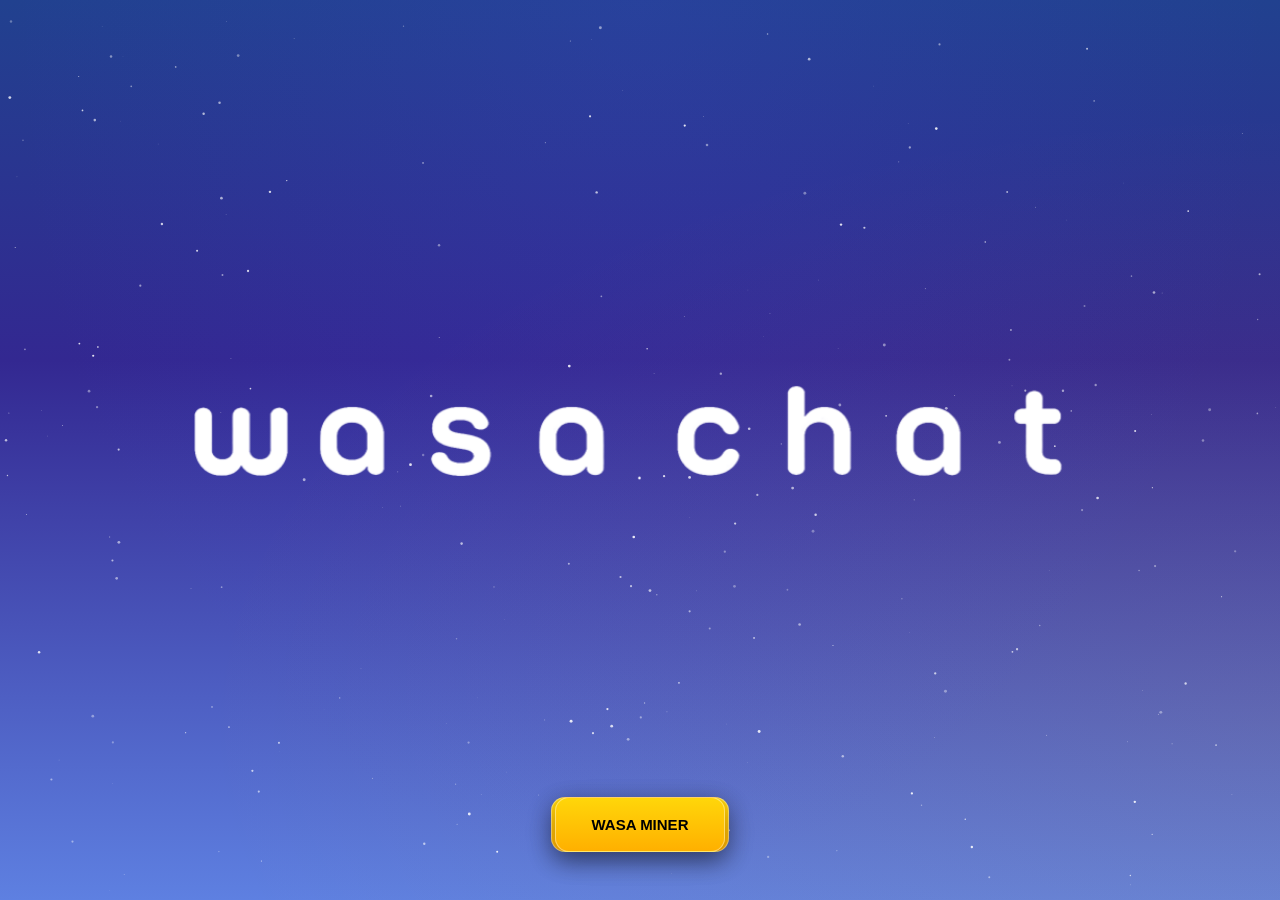
<file: index.html>
<!DOCTYPE html>
<html lang="es">
<head>
<meta charset="utf-8">
<meta name="viewport" content="width=device-width,initial-scale=1,maximum-scale=1">
<title>wasa.chat - founders</title>
<style>
*{margin:0;padding:0;box-sizing:border-box}
html,body{width:100%;overflow-x:hidden}
body{
  background: radial-gradient(ellipse at 50% 0%, rgba(79, 70, 229, 0.15) 0%, transparent 70%),
              radial-gradient(ellipse at 100% 80%, rgba(245, 158, 11, 0.10) 0%, transparent 60%),
              linear-gradient(180deg, #21418f 0%, #332891 40%, #5e80e1 100%);
  overflow:hidden
}
#hero{position:relative;width:100vw;height:100vh;overflow:hidden}
#starCanvas{position:absolute;inset:0;width:100%;height:100%;z-index:1}
#logo-wrap{
  position:absolute;top:50%;left:50%;transform:translate(-50%,-50%);
  z-index:10;display:flex;align-items:baseline;justify-content:center;
  gap:clamp(2px,0.8vw,8px);width:92vw;max-width:900px;
  flex-wrap:nowrap;
}
.letter{
  height:clamp(32px,9vw,100px);width:auto;
  object-fit:contain;display:block;
  flex-shrink:1;min-width:0;
  filter:brightness(0) invert(1);
  transition: transform 0.6s cubic-bezier(0.34,1.56,0.64,1), filter 0.3s;
  will-change: transform;
}
.letter.dot{
  height:clamp(6px,1.8vw,18px)!important;
  width:clamp(6px,1.8vw,18px)!important;
  margin-bottom:clamp(14px,4.5vw,38px)!important;
  margin-left:1px;margin-right:1px
}
#subtitle{
  position:absolute;top:100%;left:50%;transform:translateX(-50%);
  margin-top:12px;white-space:nowrap;color:rgba(255,255,255,0.8);
  font-size:clamp(6px,1.5vw,11px);letter-spacing:clamp(1px,0.4vw,4px)
}
@media (max-width:480px){
  #logo-wrap{width:90vw;gap:1px}
 .letter{height:8.5vw}
 .letter.dot{height:2.2vw!important;width:2.2vw!important;margin-bottom:3.2vw!important}
  #subtitle{font-size:2.6vw;letter-spacing:0.8vw;margin-top:8px}
}
#cta-wrap{position:absolute;bottom:clamp(24px,6vh,48px);left:50%;transform:translateX(-50%);z-index:20;width:90vw;display:flex;justify-content:center}
#cta-wrap2{position:absolute;bottom:clamp(24px,6vh,48px);left:50%;transform:translateX(-50%);z-index:20;width:90vw;display:flex;justify-content:center}
#cta{background:linear-gradient(180deg,#FFD60A 0%,#FFB000 100%);color:#000;font-weight:800;font-size:clamp(12px,3vw,15px);padding:18px 36px;border-radius:14px;border:1px solid rgba(255,255,255,0.4);box-shadow:0 8px 24px rgba(0,0,0,0.3);cursor:pointer;animation:pulseSuave 2.5s ease-in-out infinite;white-space:nowrap}
#ctminer{background:linear-gradient(180deg,#FFD60A 0%,#FFB000 100%);color:#000;font-weight:800;font-size:clamp(12px,3vw,15px);padding:18px 36px;border-radius:14px;border:1px solid rgba(255,255,255,0.4);box-shadow:0 8px 24px rgba(0,0,0,0.3);cursor:pointer;animation:pulseSuave 2.5s ease-in-out infinite;white-space:nowrap}
@keyframes pulseSuave{0%,100%{transform:scale(1)}50%{transform:scale(1.06)}}
</style>
</head>
<body>
<div id="hero">
  <canvas id="starCanvas"></canvas>
  <div id="logo-wrap">
    <img src="/assets/img/w.png" class="letter" data-original="0" alt="w">
    <img src="/assets/img/a.png" class="letter" data-original="1" alt="a">
    <img src="/assets/img/s.png" class="letter" data-original="2" alt="s">
    <img src="/assets/img/a2.png" class="letter" data-original="3" alt="a">
    <img src="/assets/img/punto.png" class="letter dot" data-original="4" alt=".">
    <img src="/assets/img/c.png" class="letter" data-original="5" alt="c">
    <img src="/assets/img/h.png" class="letter" data-original="6" alt="h">
    <img src="/assets/img/a3.png" class="letter" data-original="7" alt="a">
    <img src="/assets/img/t.png" class="letter" data-original="8" alt="t">
    
  </div>
  <div id="cta-wrap"><button id="cta">WASA GAMES</button></div>
  </div>
<div id="cta-wrap2"><button id="ctminer">WASA MINER</button></div>
<script>
// FONDO ESTRELLAS
const c=document.getElementById('starCanvas'),ctx=c.getContext('2d');let stars=[];
function init(){c.width=innerWidth;c.height=innerHeight;stars=[];for(let i=0;i<250;i++)stars.push({x:Math.random()*c.width,y:Math.random()*c.height,r:Math.random()*1.3+0.2,speed:Math.random()*0.4+0.1,a:Math.random()*0.6+0.3})}
function draw(){ctx.clearRect(0,0,c.width,c.height);stars.forEach(s=>{s.y-=s.speed;if(s.y<-5){s.y=c.height+5;s.x=Math.random()*c.width}ctx.beginPath();ctx.arc(s.x,s.y,s.r,0,Math.PI*2);ctx.fillStyle=`rgba(255,255,255,${s.a})`;ctx.fill()});requestAnimationFrame(draw)}
init();draw();addEventListener('resize',init);

// EFECTO CAMBIO DE ORDEN AL AZAR
const wrap=document.getElementById('logo-wrap');
const letters=Array.from(wrap.querySelectorAll('.letter'));
let isAnimating=false;
let returnTimeout=null;

function shuffleLetters(){
  if(isAnimating) return;
  isAnimating=true;

  const dot = wrap.querySelector('.dot');
  const allLetters = Array.from(wrap.querySelectorAll('.letter'));
  const otherLetters = allLetters.filter(el => !el.classList.contains('dot'));

  // 1. Guardar posiciones actuales
  const firstPos = new Map();
  allLetters.forEach(el => firstPos.set(el, el.getBoundingClientRect()));

  // 2. Mezclar solo las letras, NO el punto
  const shuffledOthers = [...otherLetters].sort(()=>Math.random()-0.5);
  
  // 3. Reconstruir: 4 letras + punto + 4 letras
  const newOrder = [
    ...shuffledOthers.slice(0,4),
    dot,
    ...shuffledOthers.slice(4)
  ];
  
  newOrder.forEach(el => wrap.appendChild(el));

  // 4. Animar FLIP
  const lastPos = new Map();
  newOrder.forEach(el => lastPos.set(el, el.getBoundingClientRect()));

  newOrder.forEach(el=>{
    const first = firstPos.get(el);
    const last = lastPos.get(el);
    const dx = first.left - last.left;
    const dy = first.top - last.top;
    el.style.transition='none';
    el.style.transform=`translate(${dx}px, ${dy}px)`;
  });

  requestAnimationFrame(()=>{
    requestAnimationFrame(()=>{
      newOrder.forEach(el=>{
        el.style.transition='transform 0.7s cubic-bezier(0.34,1.56,0.64,1)';
        el.style.transform='translate(0,0)';
      });
    });
  });

  // 5. Volver al orden original
  clearTimeout(returnTimeout);
  returnTimeout=setTimeout(()=>{
    const firstReturn = new Map();
    newOrder.forEach(el=>firstReturn.set(el, el.getBoundingClientRect()));

    const ordered = [...allLetters].sort((a,b)=>a.dataset.original - b.dataset.original);
    ordered.forEach(el=>wrap.appendChild(el));

    const lastReturn = new Map();
    ordered.forEach(el=>lastReturn.set(el, el.getBoundingClientRect()));

    ordered.forEach(el=>{
      const first = firstReturn.get(el);
      const last = lastReturn.get(el);
      const dx = first.left - last.left;
      const dy = first.top - last.top;
      el.style.transition='none';
      el.style.transform=`translate(${dx}px, ${dy}px)`;
    });
    requestAnimationFrame(()=>{
      requestAnimationFrame(()=>{
        ordered.forEach(el=>{
          el.style.transition='transform 0.6s cubic-bezier(0.34,1.56,0.64,1)';
          el.style.transform='translate(0,0)';
        });
        setTimeout(()=>{isAnimating=false;},700);
      });
    });
  },1300);
}
wrap.addEventListener('mouseenter', shuffleLetters);
wrap.addEventListener('mousemove', (e)=>{
  // solo dispara si te moves mucho, para no spamear
  if(!wrap._lastShuffle || Date.now() - wrap._lastShuffle > 2000){
    const rect=wrap.getBoundingClientRect();
    if(Math.hypot(e.clientX-(rect.left+rect.width/2), e.clientY-(rect.top+rect.height/2))<200){
      wrap._lastShuffle=Date.now();
      shuffleLetters();
    }
  }
});

document.getElementById('cta').onclick=()=>{window.location.href='https://games.wasa.chat'};
document.getElementById('ctminer').onclick=()=>{window.location.href='https://miner.wasa.chat'};
</script>
</body>
</html>
</file>
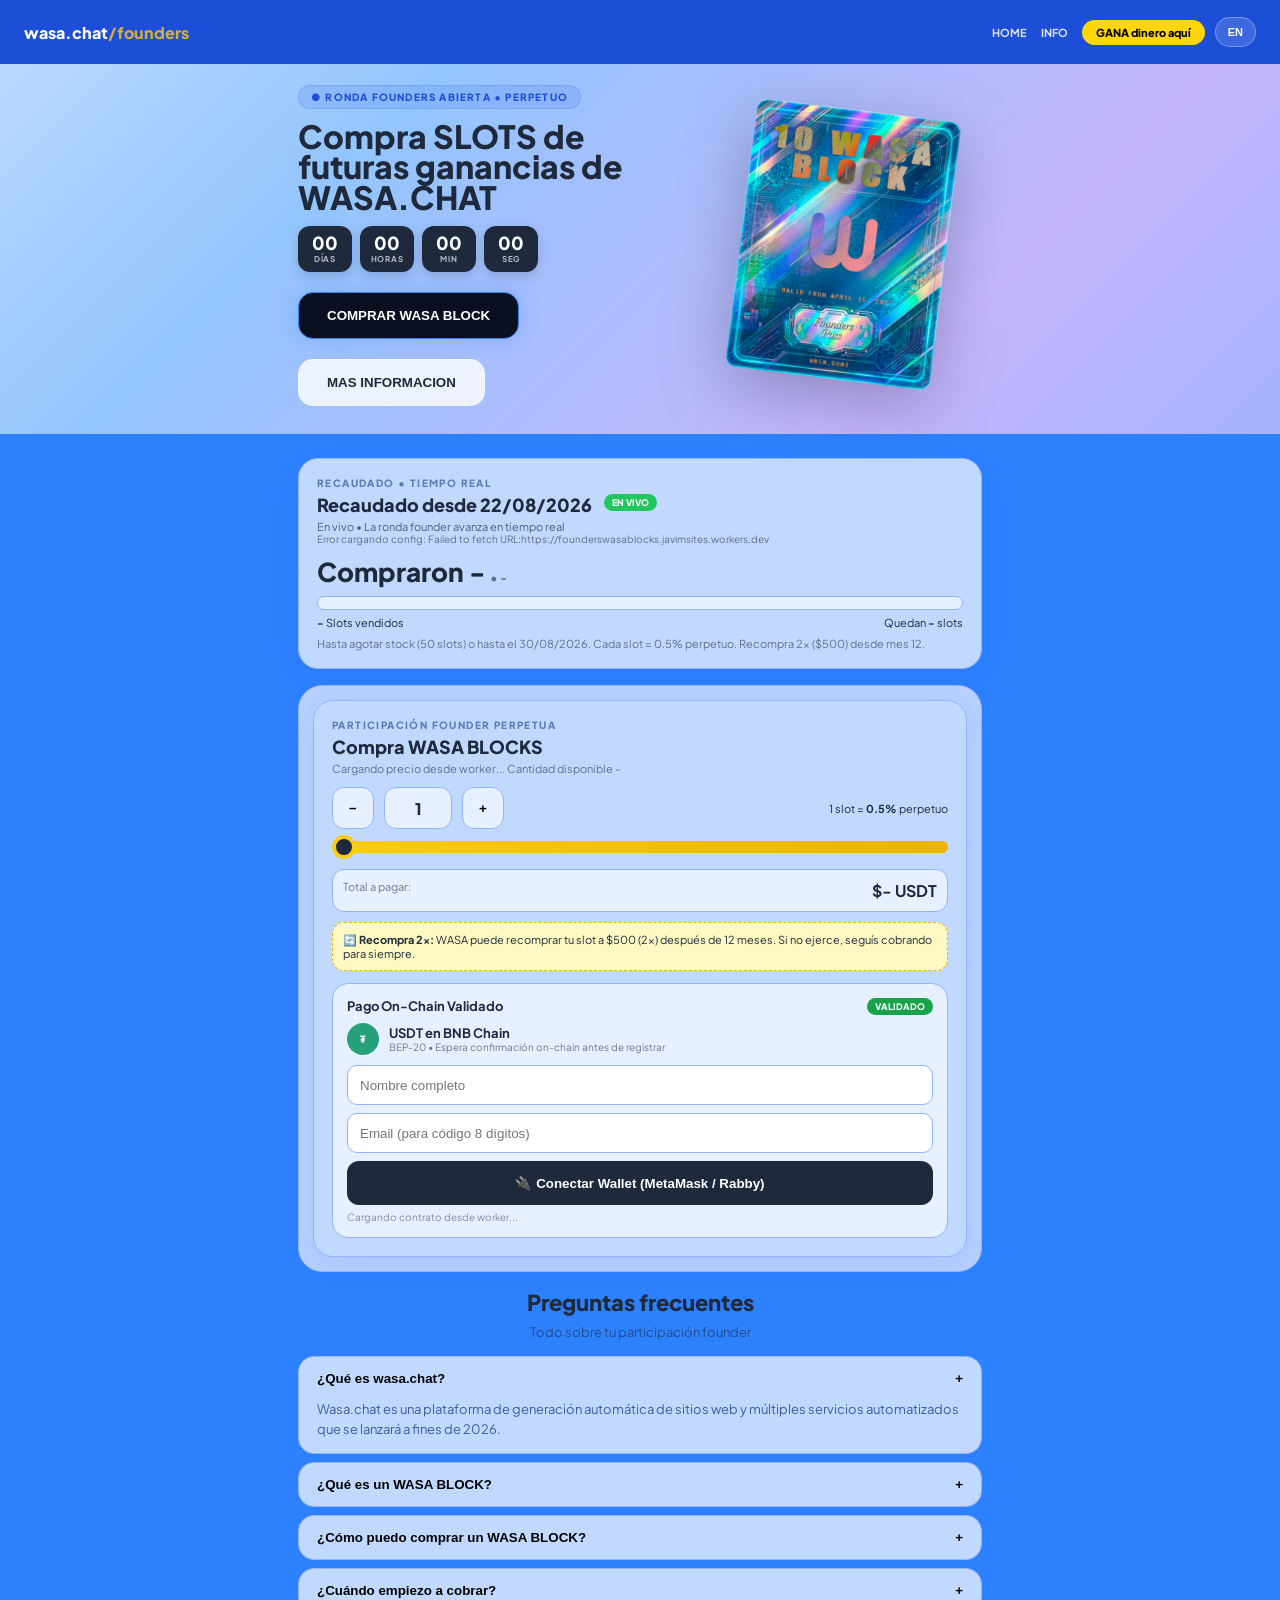
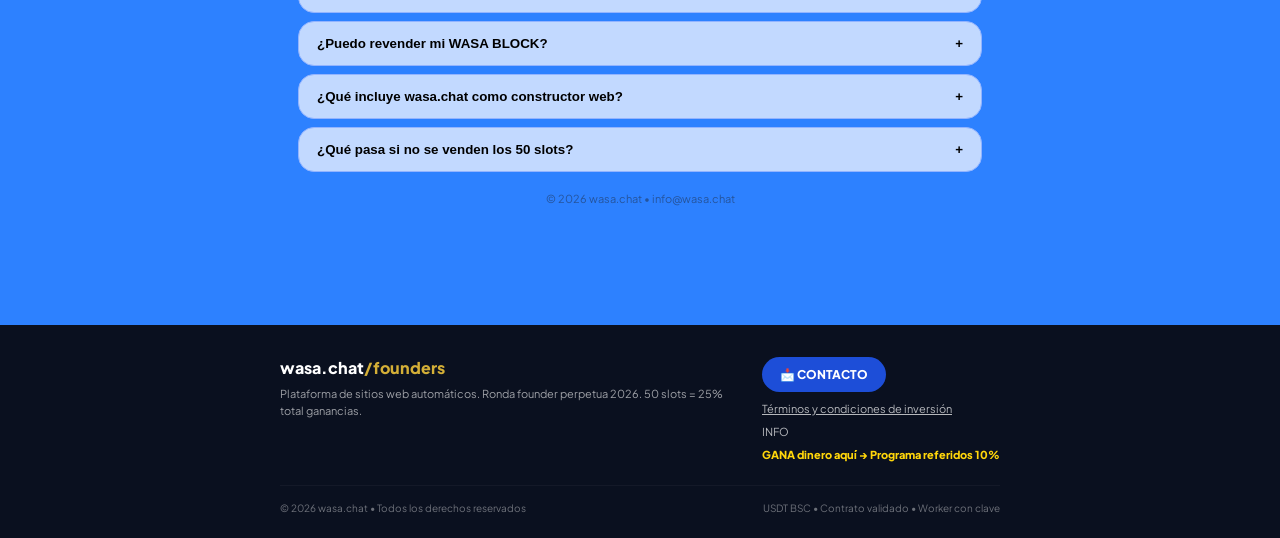
<file: founders.html>
<!DOCTYPE html>
<html lang="es">
<head>
<meta charset="UTF-8">
<meta name="viewport" content="width=device-width,initial-scale=1">
<title>Wasa.chat/founders</title>
<link href="https://fonts.googleapis.com/css2?family=Plus+Jakarta+Sans:wght@400;600;700;800&display=swap" rel="stylesheet">
<style>
  @font-face {
  font-family: 'Fixedsys';
  src: url('/fnts/Fixedsys.ttf') format('truetype');
  font-display: swap;
}
*{box-sizing:border-box;margin:0;padding:0}body{font-family:'Plus Jakarta Sans',system-ui;background:#2d81ff;color:#1E293B}
.nav{position:fixed;top:0;left:0;right:0;height:64px;background:#1D4ED8;display:flex;align-items:center;justify-content:space-between;padding:0 24px;z-index:50;gap:16px}
.nav .logo{color:white;font-weight:800;white-space:nowrap;flex-shrink:0}
.nav .links{display:flex;gap:14px;font-size:11px;font-weight:700;color:rgba(255,255,255,.85);align-items:center;white-space:nowrap}
.nav .links a{color:inherit;text-decoration:none;display:flex;align-items:center}
.nav .links a[href*="refer-register"]{background:#FFD60A;color:black!important;padding:7px 14px;border-radius:999px;font-weight:800;line-height:1}
@media(max-width:600px){.nav{padding:0 14px}.nav .links{gap:10px;font-size:10px}.nav .logo{font-size:14px}}
.hero{width:100vw;margin-left:calc(-50vw + 50%);background:linear-gradient(135deg,#BFDBFE,#93C5FD 30%,#C4B5FD 75%,#A5B4FC);padding:84px 0 28px;display:flex;justify-content:center}
.hero-inner{max-width:720px;width:100%;padding:0 18px;display:grid;grid-template-columns:1.15fr 0.85fr;gap:28px;align-items:center}
.hero-text{text-align:left}
.hero-text .badge{background:rgba(29,78,216,.12);border:1px solid rgba(29,78,216,.15);color:#1D4ED8;border-radius:999px;padding:5px 12px;font-size:10px;font-weight:800;letter-spacing:.12em;text-transform:uppercase;margin-bottom:12px;display:inline-block}
.hero-text h1{font-size:32px;font-weight:800;line-height:.95}
.countdown{display:flex;gap:8px;margin-top:14px;justify-content:flex-start}
.countdown-box{background:#1E293B;color:white;border-radius:12px;padding:8px 10px;min-width:54px;text-align:center;box-shadow:0 4px 12px rgba(0,0,0,.15)}
.countdown-num{font-size:18px;font-weight:800;line-height:1}
.countdown-label{font-size:8px;font-weight:700;letter-spacing:.1em;opacity:.7;margin-top:2px;text-transform:uppercase}
.hero-cert-wrap{display:flex;justify-content:center;align-items:center}
.hero-cert{width:215px;transform:rotate(7deg);filter:drop-shadow(0 18px 32px rgba(0,0,0,.25));animation:float 4s ease-in-out infinite}
@keyframes float{0%,100%{transform:rotate(7deg) translateY(0)}50%{transform:rotate(7deg) translateY(-10px)}}
@media(max-width:760px){.hero-inner{grid-template-columns:1fr;text-align:center}.hero-text{text-align:center}.countdown{justify-content:center}.hero-cert-wrap{order:-1}.hero-cert{width:190px}}
.wrap{max-width:720px;margin:0 auto;padding:24px 18px 80px}
.card{background:#C2D9FF;border:1px solid #93B4FF;border-radius:20px;padding:18px;margin-bottom:16px;box-shadow:0 8px 24px rgba(29,78,216,.08)}
.card-outer{background:#B8D0FF;border:1px solid #93B4FF;border-radius:24px;padding:14px;margin-bottom:16px}
.eyebrow{font-size:10px;font-weight:800;letter-spacing:.14em;opacity:.6;color:#1E3A8A;text-transform:uppercase}.title{font-size:18px;font-weight:800;margin-top:4px}
.amount{font-size:26px;font-weight:800;margin-top:10px}.live{background:#22C55E;color:white;font-size:9px;font-weight:800;padding:3px 8px;border-radius:999px;margin-left:6px}
.progress-bar{height:14px;background:#E6F0FF;border-radius:999px;overflow:hidden;border:1px solid #93B4FF;margin-top:8px}.progress-fill{height:100%;background:linear-gradient(90deg,#FACC15,#EAB308);position:relative;width:80%}.progress-fill::after{content:'';position:absolute;inset:0;background:repeating-linear-gradient(45deg,rgba(0,0,0,.12) 0 10px,transparent 10px 20px);animation:mv 1s linear infinite}@keyframes mv{from{transform:translateX(-20px)}to{transform:translateX(0)}}
.qty-row{display:flex;align-items:center;gap:10px;margin-top:12px}.qty-btn{width:42px;height:42px;border-radius:12px;border:1px solid #93B4FF;background:#E6F0FF;font-weight:800;cursor:pointer}.qty-val{width:68px;height:42px;border-radius:12px;border:1px solid #93B4FF;background:#E6F0FF;display:grid;place-items:center;font-weight:800}
.range{width:100%;margin-top:12px;appearance:none;height:12px;border-radius:999px;background:linear-gradient(90deg,#FACC15,#EAB308)}.range::-webkit-slider-thumb{appearance:none;width:24px;height:24px;border-radius:50%;background:#1E293B;border:4px solid #FACC15;cursor:pointer}
.total-box{margin-top:12px;background:#E6F0FF;border:1px solid #93B4FF;border-radius:12px;padding:10px;display:flex;justify-content:space-between}
.method{margin-top:12px;background:#E6F0FF;border:1px solid #93B4FF;border-radius:16px;padding:14px}.tag{font-size:9px;font-weight:800;background:#1D4ED8;color:white;padding:3px 8px;border-radius:999px}
.input{width:100%;height:40px;border-radius:10px;border:1px solid #93B4FF;padding:0 12px;margin-bottom:8px}.btn{width:100%;height:44px;border-radius:12px;border:0;background:#1E293B;color:white;font-weight:800;cursor:pointer;display:flex;align-items:center;justify-content:center;gap:8px}.btn:disabled{opacity:.5}
.important{margin-top:10px;background:#FFD60A;border-radius:10px;padding:10px;font-size:11px;color:black}
.faq{background:#C2D9FF;border:1px solid #93B4FF;border-radius:16px;overflow:hidden;margin-bottom:8px}.faq-q{width:100%;display:flex;justify-content:space-between;padding:14px 18px;border:0;background:transparent;text-align:left;font-weight:600;cursor:pointer}.faq-a{padding:0 18px 14px;font-size:13px;color:#1E3A8A;opacity:.8;display:none;line-height:1.5}.faq.open .faq-a{display:block}
.soldout-overlay{position:fixed;inset:0;background:rgba(30,41,59,.85);backdrop-filter:blur(6px);z-index:100;display:none;align-items:center;justify-content:center;flex-direction:column;color:white;text-align:center;padding:20px}
.soldout-overlay.show{display:flex}
.soldout-badge{background:#FFD60A;color:black;font-weight:800;padding:8px 18px;border-radius:999px;font-size:12px;letter-spacing:.1em;margin-bottom:16px}
.soldout-title{font-size:36px;font-weight:800;line-height:.95;max-width:500px}
.soldout-sub{margin-top:12px;opacity:.8;font-size:14px;max-width:400px}
.card.sold{opacity:.4;pointer-events:none;filter:grayscale(.5)}
.buyback{background:#FEF9C3;border:1px dashed #EAB308;border-radius:12px;padding:10px;margin-top:10px;font-size:11px}
.btn-hero{padding:15px 28px;border-radius:15px;margin-top:20px;margin-right:12px;font-weight:800;cursor:pointer;border:0;display:inline-flex;align-items:center;gap:6px}
.btn-hero-primary{background:#0A101F;color:white;border:1px solid #3B82F6;box-shadow:0 0 20px rgba(59,130,246,.3)}
.btn-hero-secondary{background:rgba(255,255,255,.8);color:#1E293B;border:1px solid rgba(255,255,255,.5)}
.ref-banner{display:none;background:#FEF9C3;border:1px solid #EAB308;border-radius:12px;padding:10px 12px;font-size:11px;margin-bottom:12px}
</style>
</head>
<body>
<nav class="nav"><div class="logo">wasa.chat<span style="color: #D4AF37;">/founders</span></div><div style="display:flex;align-items:center;gap:10px;flex-shrink:0"><div class="links"><a href="/founders.html">HOME</a><a href="/info.html">INFO</a><a href="/refer-register.html">GANA dinero aquí</a></div><button id="langBtn" style="height:30px;padding:0 12px;border-radius:999px;border:1px solid rgba(255,255,255,.3);background:rgba(255,255,255,.15);color:white;font-size:11px;font-weight:800;cursor:pointer">EN</button></div></nav>

<div id="soldoutOverlay" class="soldout-overlay"><div class="soldout-badge" id="soldoutBadge">● PREVENTA TERMINADA</div><div class="soldout-title" id="soldoutTitle">¡50/50 slots vendidos!<br>Preventa terminada</div><div class="soldout-sub" id="soldoutSub">Gracias a todos los founders. Seguí en lista de espera para el marketplace P2P de 2027.</div><button class="btn" style="margin-top:20px;max-width:280px;background:white;color:#1E293B" onclick="window.open('mailto:founders@wasa.chat','_blank')">Lista de espera ↗</button></div>

<div class="hero"><div class="hero-inner">
<div class="hero-text"><div class="badge" id="heroBadge">● Ronda founders abierta • Perpetuo</div><h1 id="heroTitle">Compra SLOTS de futuras ganancias de WASA.CHAT</h1><div id="countdown" class="countdown">
<div class="countdown-box"><div class="countdown-num" id="cdD">07</div><div class="countdown-label">Días</div></div>
<div class="countdown-box"><div class="countdown-num" id="cdH">23</div><div class="countdown-label">Horas</div></div>
<div class="countdown-box"><div class="countdown-num" id="cdM">00</div><div class="countdown-label">Min</div></div>
<div class="countdown-box"><div class="countdown-num" id="cdS">00</div><div class="countdown-label">Seg</div></div>
</div>
<button type="button" class="btn-hero btn-hero-primary" onclick="bajarSeccion()">COMPRAR WASA BLOCK</button>
<button type="button" class="btn-hero btn-hero-secondary" onclick="window.location.href='/info.html';">MAS INFORMACION</button></div>
<div class="hero-cert-wrap"><img class="hero-cert" src="assets/img/founderpass.png" alt="cert"></div>
</div></div>

<div class="wrap">
<div id="refBanner" class="ref-banner">🎉 Entraste con link de referido <b id="refCodeShow"></b> - Si comprás, tu referidor cobra 10% automático. Vos no pagás extra.</div>

<div class="card"><div class="eyebrow" id="recEyebrow">RECAUDADO • TIEMPO REAL</div><div style="display:flex;align-items:center;gap:6px"><div class="title" id="recTitle">Recaudado desde 22/08/2026</div><span class="live" id="recLive">EN VIVO</span></div><div style="font-size:11px;opacity:.7;margin-top:4px" id="recSub">En vivo • La ronda founder avanza en tiempo real</div><div style="font-size:10px;opacity:.6" id="sheetLive">Conectando al worker...</div><div class="amount">Compraron <span id="recaudado">-</span> <span style="font-size:11px;opacity:.6">• <span id="progressPct">-</span></span></div><div class="progress-bar"><div class="progress-fill" id="progressFill" style="width:0%"></div></div><div style="display:flex;justify-content:space-between;margin-top:6px;font-size:11px"><span><b id="sold">-</b> <span id="soldLabel">Slots vendidos</span></span><span><span id="quedanLabel">Quedan</span> <b id="left">-</b> <span id="slotsLabel">slots</span></span></div><div style="font-size:11px;opacity:.6;margin-top:8px" id="cadaSlot">Hasta agotar stock (50 slots) o hasta el 30/08/2026. Cada slot = 0.5% perpetuo. Recompra 2x ($500) desde mes 12.</div></div>

<div class="card-outer"><div class="card" style="margin:0;background:#C2D9FF"><div class="eyebrow" id="partEyebrow">PARTICIPACIÓN FOUNDER PERPETUA</div><div class="title" id="partTitle">Compra WASA BLOCKS</div><div style="font-size:11px;opacity:.6;margin-top:4px"><span id="costoLabel">Cargando precio desde worker...</span> <span id="dispLabel">Cantidad disponible</span> <span id="dispVal">-</span></div>
<div class="qty-row"><button class="qty-btn" id="btnMinus">−</button><div class="qty-val" id="qtyVal">1</div><button class="qty-btn" id="btnPlus">+</button><div style="margin-left:auto;font-size:11px"><span id="qtySlots">1 slot</span> = <b id="qtyPercent">0.5%</b> perpetuo</div></div><input type="range" min="1" max="10" value="1" class="range" id="range"><div class="total-box"><span style="font-size:11px;opacity:.6" id="totalLabel">Total a pagar:</span><b>$<span id="total">-</span> USDT</b></div>
<div class="buyback"><b id="buybackTitle">🔄 Recompra 2x:</b> <span id="buybackText">WASA puede recomprar tu slot a $500 (2x) después de 12 meses. Si no ejerce, seguís cobrando para siempre.</span></div>

<div class="method"><div style="display:flex;justify-content:space-between;margin-bottom:8px"><b style="font-size:13px">Pago On-Chain Validado</b><span class="tag" style="background:#16a34a">VALIDADO</span></div>
<div style="display:flex;align-items:center;gap:10px;margin-bottom:10px"><div style="width:32px;height:32px;border-radius:50%;background:#26A17B;display:grid;place-items:center;color:white;font-weight:800;font-size:10px">₮</div><div><div style="font-weight:700;font-size:13px">USDT en BNB Chain</div><div style="font-size:10px;opacity:.6" id="usdtSub">BEP-20 • Espera confirmación on-chain antes de registrar</div></div></div>
<input class="input" id="nameUSDT" placeholder="Nombre completo"><input class="input" id="emailUSDT" placeholder="Email (para código 8 dígitos)">
<div id="formError" style="font-size:11px;color:#DC2626;background:#FEF2F2;border:1px solid #FECACA;border-radius:8px;padding:6px 10px;display:none;margin-bottom:8px">⚠ Completá nombre y email</div>
<div id="walletStatus" style="font-size:11px;color:#1D4ED8;font-weight:700;background:rgba(29,78,216,.08);padding:6px 10px;border-radius:8px;display:none;margin-bottom:8px"></div>
<div id="txStatus" style="font-size:11px;background:#FEF9C3;border:1px solid #EAB308;border-radius:8px;padding:8px 10px;display:none;margin-bottom:8px;word-break:break-word"></div>
<div id="txHash" style="font-size:10px;word-break:break-all;opacity:.7;display:none;margin-bottom:8px"></div>
<button class="btn" id="btnConnect">🔌 Conectar Wallet (MetaMask / Rabby)</button>
<button class="btn" id="btnUSDT" style="display:none;margin-top:8px">Pagar - USDT</button>
<div style="font-size:10px;opacity:.5;margin-top:6px" id="contratoLabel">Cargando contrato desde worker...</div></div>

</div></div>

<div id="faqs"><h2 style="text-align:center;font-size:22px;font-weight:800" id="faqsTitle">Preguntas frecuentes</h2><p style="text-align:center;font-size:13px;opacity:.6;margin:8px 0 16px" id="faqsSub">Todo sobre tu participación founder</p>
<div class="faq open"><button class="faq-q" onclick="this.parentElement.classList.toggle('open')"><span id="faq1q">¿Qué es wasa.chat?</span><span>+</span></button><div class="faq-a" id="faq1a">Wasa.chat es una plataforma de generación automática de sitios web y múltiples servicios automatizados que se lanzará a fines de 2026.</div></div>
<div class="faq"><button class="faq-q" onclick="this.parentElement.classList.toggle('open')"><span id="faq2q">¿Qué es un WASA BLOCK?</span><span>+</span></button><div class="faq-a" id="faq2a">Un WASA BLOCK es un porcentaje de futuras ganancias totales mensuales de wasa.chat. Cada WASA BLOCK equivale a 0,5% de las ganancias totales de wasa.chat.</div></div>
<div class="faq"><button class="faq-q" onclick="this.parentElement.classList.toggle('open')"><span id="faq3q">¿Cómo puedo comprar un WASA BLOCK?</span><span>+</span></button><div class="faq-a" id="faq3a">Compra directa con USDT en BNB Chain conectando tu billetera. El sistema espera confirmación on-chain antes de registrar.</div></div>
<div class="faq"><button class="faq-q" onclick="this.parentElement.classList.toggle('open')"><span id="faq4q">¿Cuándo empiezo a cobrar?</span><span>+</span></button><div class="faq-a" id="faq4a">Los pagos de ganancias comienzan el 15 de abril de 2027 y se distribuyen de forma mensual. Cobrás en USDT a tu wallet.</div></div>
<div class="faq"><button class="faq-q" onclick="this.parentElement.classList.toggle('open')"><span id="faq5q">¿Puedo revender mi WASA BLOCK?</span><span>+</span></button><div class="faq-a" id="faq5a">Sí. Tu WASA BLOCK es transferible. Solo tenés que notificarnos por email a founders@wasa.chat con los datos del nuevo titular. A partir de 2027 habrá un marketplace P2P interno.</div></div>
<div class="faq"><button class="faq-q" onclick="this.parentElement.classList.toggle('open')"><span id="faq6q">¿Qué incluye wasa.chat como constructor web?</span><span>+</span></button><div class="faq-a" id="faq6a">Hosting de alto rendimiento, dominio gratis el primer año, SSL, editor drag & drop sin código, plantillas, y botón de WhatsApp/chat integrado.</div></div>
<div class="faq"><button class="faq-q" onclick="this.parentElement.classList.toggle('open')"><span id="faq7q">¿Qué pasa si no se venden los 50 slots?</span><span>+</span></button><div class="faq-a" id="faq7a">La ronda cierra el 30/08/2026 o al agotar los 50 slots, lo que ocurra primero. Si quedan slots sin vender, se queman y el % total ofrecido se reduce proporcionalmente.</div></div>
<div style="text-align:center;font-size:11px;opacity:.5;margin-top:20px" id="footer">© 2026 wasa.chat • info@wasa.chat</div></div></div>

<footer style="background:#0A101F;color:white;padding:32px 5% 24px;margin-top:40px">
<div style="max-width:720px;margin:0 auto;display:flex;flex-wrap:wrap;gap:24px;justify-content:space-between;align-items:flex-start">
<div style="flex:1;min-width:200px">
<div style="font-weight:800;font-size:16px;margin-bottom:8px">wasa.chat<span style="color:#D4AF37">/founders</span></div>
<div style="font-size:11px;opacity:.6;line-height:1.5">Plataforma de sitios web automáticos. Ronda founder perpetua 2026. 50 slots = 25% total ganancias.</div>
</div>
<div style="display:flex;flex-direction:column;gap:10px;align-items:flex-start">
<a href="mailto:founders@wasa.chat" style="display:inline-flex;align-items:center;gap:6px;background:#1D4ED8;color:white;padding:10px 18px;border-radius:999px;font-size:12px;font-weight:800;text-decoration:none">📩 CONTACTO</a>
<a href="/terminos_y_condiciones_de_inversion.html" style="color:rgba(255,255,255,.7);font-size:11px;text-decoration:underline">Términos y condiciones de inversión</a>
<a href="/info.html" style="color:rgba(255,255,255,.7);font-size:11px;text-decoration:none">INFO</a>
<a href="/refer-register.html" style="color:#FFD60A;font-size:11px;font-weight:800;text-decoration:none">GANA dinero aquí → Programa referidos 10%</a>
</div>
</div>
<div style="max-width:720px;margin:24px auto 0;padding-top:16px;border-top:1px solid rgba(255,255,255,.1);display:flex;justify-content:space-between;flex-wrap:wrap;gap:8px;font-size:10px;opacity:.4">
<span>© 2026 wasa.chat • Todos los derechos reservados</span>
<span>USDT BSC • Contrato validado • Worker con clave</span>
</div>
</footer>

<script src="/wasa-config.js?v=20260826f"></script>
<script src="/escritor.js?v=20260826f"></script>
<script>
const DEADLINE = new Date('2026-08-30T23:00:00-03:00');
let CONFIG_DYNAMIC = null;

(function(){
  const params = new URLSearchParams(window.location.search);
  const ref = params.get('ref');
  if(ref){
    const code = ref.toUpperCase().trim();
    localStorage.setItem('wasa_ref', code);
    document.getElementById('refCodeShow').textContent = code;
    document.getElementById('refBanner').style.display = 'block';
    fetch(WASA_WORKER_URL + '?action=refclick&ref=' + encodeURIComponent(code)).catch(()=>{});
  }
})();

async function loadDynamicConfig(){
  try{
    const url = WASA_WORKER_URL + '?action=getconfig&v=' + Date.now();
    const res = await fetch(url);
    const j = await res.json();
    if(!j.ok) throw new Error('config no ok');
    CONFIG_DYNAMIC = j;
    document.getElementById('costoLabel').textContent = `0.5% = $${CONFIG_DYNAMIC.PRICE_PER_SLOT} USDT • Destino ${CONFIG_DYNAMIC.RECEIVER_ADDRESS.slice(0,6)}... • ${CONFIG_DYNAMIC.PERCENT_PER_SLOT}% c/u`;
    document.getElementById('contratoLabel').textContent = `Contrato: ${CONFIG_DYNAMIC.USDT_CONTRACT.slice(0,10)}... | Destino: ${CONFIG_DYNAMIC.RECEIVER_ADDRESS.slice(0,10)}...`;
    document.getElementById('sheetLive').textContent = `Worker: ${CONFIG_DYNAMIC.TOTAL_SLOTS} slots | $${CONFIG_DYNAMIC.PRICE_PER_SLOT}/slot | ${CONFIG_DYNAMIC.PERCENT_PER_SLOT}% | OK`;
    update();
    return j;
  }catch(e){
    document.getElementById('sheetLive').textContent = 'Error cargando config: '+e.message+' URL:'+WASA_WORKER_URL;
  }
}

function bajarSeccion(){document.getElementById('progressFill').scrollIntoView({behavior:'smooth'});}
let qty=1, accountFull='';
let qtyVal=document.getElementById('qtyVal'),range=document.getElementById('range'),totalEl=document.getElementById('total');
function formatPrice(v){
  let num = Number(v);
  if(num < 1) return num.toFixed(4);
  return num.toFixed(2);
}
function update(){
  if(!CONFIG_DYNAMIC) return;
  qtyVal.textContent=qty; range.value=qty; 
  let price = Number(CONFIG_DYNAMIC.PRICE_PER_SLOT);
  let t= qty * price;
  totalEl.textContent= formatPrice(t);
  document.getElementById('btnUSDT').textContent = `Pagar ${formatPrice(t)} USDT (validado on-chain)`;
  let pct=(qty*Number(CONFIG_DYNAMIC.PERCENT_PER_SLOT)).toFixed(1);
  document.getElementById('qtyPercent').textContent=pct+'%';
  document.getElementById('qtySlots').textContent=qty===1?'1 slot':qty+' slots';
}
document.getElementById('btnMinus').onclick=()=>{if(qty>1){qty--;update();}};
document.getElementById('btnPlus').onclick=()=>{let max=parseInt(range.max)||50; if(qty<max){qty++;update();}};
range.oninput=e=>{qty=parseInt(e.target.value);update();};

function validate(){let n=document.getElementById('nameUSDT').value.trim(); let e=document.getElementById('emailUSDT').value.trim(); let ok=n.length>=3 && e.includes('@'); document.getElementById('formError').style.display=ok?'none':'block'; return ok;}
document.getElementById('nameUSDT').oninput=validate; document.getElementById('emailUSDT').oninput=validate;

function showPopup(msg){ let id='wasaPopup'; let el=document.getElementById(id); if(!el){ el=document.createElement('div'); el.id=id; el.style.cssText='position:fixed;inset:0;background:rgba(15,23,42,.85);backdrop-filter:blur(8px);z-index:9999;display:flex;align-items:center;justify-content:center;padding:20px'; el.innerHTML='<div style="background:#C2D9FF;border:2px solid #93B4FF;border-radius:20px;padding:24px;max-width:420px;width:100%;text-align:center"><div id="wasaPopupMsg" style="font-size:13px;line-height:1.5"></div><button onclick="document.getElementById(\'wasaPopup\').style.display=\'none\'" style="margin-top:16px;height:40px;padding:0 20px;border-radius:12px;border:0;background:#0A101F;color:white;font-weight:800;cursor:pointer">Cerrar</button></div>'; document.body.appendChild(el); } document.getElementById('wasaPopupMsg').innerHTML=msg; el.style.display='flex'; }

document.getElementById('btnConnect').onclick=async()=>{
  if(!validate()){showPopup('Completá nombre y email');return;}
  if(!window.ethereum){alert('Install MetaMask');return;}
  let btn=document.getElementById('btnConnect'); btn.textContent='Conectando...'; btn.disabled=true;
  try{
    let accs=await window.ethereum.request({method:'eth_requestAccounts'});
    accountFull=accs[0];
    document.getElementById('walletStatus').style.display='block';
    document.getElementById('walletStatus').textContent='✅ '+accountFull.slice(0,6)+'...'+accountFull.slice(-4)+' → '+CONFIG_DYNAMIC.RECEIVER_ADDRESS.slice(0,6)+'...';
    btn.style.display='none'; document.getElementById('btnUSDT').style.display='flex';
  }catch(e){alert(e.message);}finally{btn.disabled=false;}
};

function parseUSDTtoWei(str){ let parts=String(str).split('.'); let whole=parts[0]||'0'; let frac=(parts[1]||'').padEnd(18,'0').slice(0,18); return BigInt(whole+frac); }

async function waitForReceipt(hash, maxSeconds=90){
  let txStatusDiv = document.getElementById('txStatus');
  txStatusDiv.style.display='block';
  for(let i=0;i<maxSeconds;i++){
    try{
      let receipt = await window.ethereum.request({method:'eth_getTransactionReceipt', params:[hash]});
      if(receipt){ return receipt; }
    }catch(e){}
    txStatusDiv.textContent = `⏳ Esperando confirmación blockchain... ${i+1}s (hash: ${hash.slice(0,10)}...)`;
    await new Promise(r=>setTimeout(r,1000));
  }
  return null;
}

document.getElementById('btnUSDT').onclick=async()=>{
  if(!CONFIG_DYNAMIC) return showPopup('Config aún cargando...');
  if(!validate()){showPopup('Completá nombre y email');return;}
  let btn=document.getElementById('btnUSDT'); 
  btn.disabled=true; btn.textContent='1/3 Enviando a MetaMask...';
  let txStatusDiv = document.getElementById('txStatus');
  txStatusDiv.style.display='block';
  try{
    let name=document.getElementById('nameUSDT').value.trim(); 
    let email=document.getElementById('emailUSDT').value.trim();
    let receiver = CONFIG_DYNAMIC.RECEIVER_ADDRESS;
    let contract = CONFIG_DYNAMIC.USDT_CONTRACT;
    let price = CONFIG_DYNAMIC.PRICE_PER_SLOT;
    
    let to=receiver.toLowerCase().replace('0x','').padStart(64,'0');
    let amount=BigInt(qty)*parseUSDTtoWei(String(price)); 
    let hex=amount.toString(16).padStart(64,'0'); 
    let data='0xa9059cbb'+to+hex;

    let hash=await window.ethereum.request({method:'eth_sendTransaction',params:[{from:accountFull,to:contract,data}]});
    document.getElementById('txHash').style.display='block'; 
    document.getElementById('txHash').textContent='Tx hash: '+hash;
    btn.textContent='2/3 Esperando confirmación (90s)...';

    let receipt = await waitForReceipt(hash, 90);
    if(!receipt) throw new Error('Timeout 90s. Verificá en BscScan: '+hash);
    if(receipt.status === '0x0' || receipt.status === 0 || receipt.status === false){
      throw new Error(`❌ TX FALLIDA ON-CHAIN. Rechazada por saldo insuficiente. Hash: ${hash}`);
    }
    
    btn.textContent='3/3 Tx OK! Registrando...';
    txStatusDiv.style.background='#DCFCE7'; txStatusDiv.style.borderColor='#22C55E';
    txStatusDiv.textContent='✅ Tx CONFIRMADA. Guardando...';

    let resp = await wasaFetchWorker({
        nombre:name,email:email,wallet:accountFull,slots:qty,
        percent:qty*Number(CONFIG_DYNAMIC.PERCENT_PER_SLOT),
        total_usdt:qty*price,tx_hash:hash,
        tx_status: receipt.status, blockNumber: receipt.blockNumber,
        method:'crypto_DEX_validated',
        ref_code: localStorage.getItem('wasa_ref') || '',
        ref: localStorage.getItem('wasa_ref') || ''
      });
    let j = await resp.json();
    if(!j.ok) throw new Error('Error Worker: '+(j.error||'unknown')+'. Tx OK pero no se guardó. Contactá con hash '+hash);

    showPopup(`<b style="color:#16a34a">✅ Compra VALIDADA!</b><br>WASA ID: ${j.codeId}<br>Generando holograma con código quemado...`);
    try {
      if(window.editarYEnviarHolograma) {
        await window.editarYEnviarHolograma({
          slots: qty,
          codeId: j.codeId,
          email: email,
          nombre: name,
          accessCode: j.panelCode,
          tx_hash: hash,
          percent: qty*Number(CONFIG_DYNAMIC.PERCENT_PER_SLOT)
        });
        showPopup(`<b style="color:#16a34a">✅ Holograma ${j.codeId} enviado a ${email} con código quemado abajo!</b><br>Revisá tu email - adjunto ${j.codeId}-${j.slotNum}.png`);
      }
    } catch(e) {
      showPopup(`<b style="color:#16a34a">✅ Compra VALIDADA!</b><br>WASA ID: ${j.codeId}<br><span style="color:orange">Imagen no se pudo editar: ${e.message}</span><br>Pero tu código ${j.panelCode} ya funciona para crear contraseña`);
    }

    localStorage.removeItem('wasa_ref');
    setTimeout(()=>{window.location.href='https://founders.wasa.chat/?email='+encodeURIComponent(email)+'&tab=new';},4000);

  }catch(e){
    txStatusDiv.style.background='#FEE2E2'; txStatusDiv.style.borderColor='#DC2626';
    txStatusDiv.textContent='❌ '+e.message;
    showPopup('❌ '+e.message+'<br><br>No se guardó en DB ni se envió mail.');
  } finally{
    btn.disabled=false; update();
  }
};

async function fetchLive(){ 
  try{ 
    let r=await fetch(WASA_WORKER_URL+'?action=read&v='+Date.now()); 
    let j=await r.json(); 
    if(j.ok){ 
      document.getElementById('recaudado').textContent=j.sold; 
      document.getElementById('sold').textContent=j.sold; 
      document.getElementById('left').textContent=j.available; 
      document.getElementById('progressPct').textContent=Math.round(j.sold/j.total*100)+'%'; 
      document.getElementById('progressFill').style.width=Math.round(j.sold/j.total*100)+'%'; 
      document.getElementById('range').max=j.available; 
      document.getElementById('dispVal').textContent=j.available; 
      if(qty>j.available) qty=j.available; 
      if(CONFIG_DYNAMIC) update(); 
    } 
  }catch(e){} 
}
(async()=>{ await loadDynamicConfig(); update(); fetchLive(); setInterval(fetchLive,10000); })();

function checkDeadline(){ const now=new Date(); const diff=DEADLINE-now; if(diff<=0){ document.getElementById('cdD').textContent='00'; document.getElementById('cdH').textContent='00'; document.getElementById('cdM').textContent='00'; document.getElementById('cdS').textContent='00'; return; } const d=Math.floor(diff/86400000); const h=Math.floor((diff%86400000)/3600000); const m=Math.floor((diff%3600000)/60000); const s=Math.floor((diff%60000)/1000); document.getElementById('cdD').textContent=String(d).padStart(2,'0'); document.getElementById('cdH').textContent=String(h).padStart(2,'0'); document.getElementById('cdM').textContent=String(m).padStart(2,'0'); document.getElementById('cdS').textContent=String(s).padStart(2,'0'); }
setInterval(checkDeadline,1000); checkDeadline();
</script>
</body>
</html>
</file>
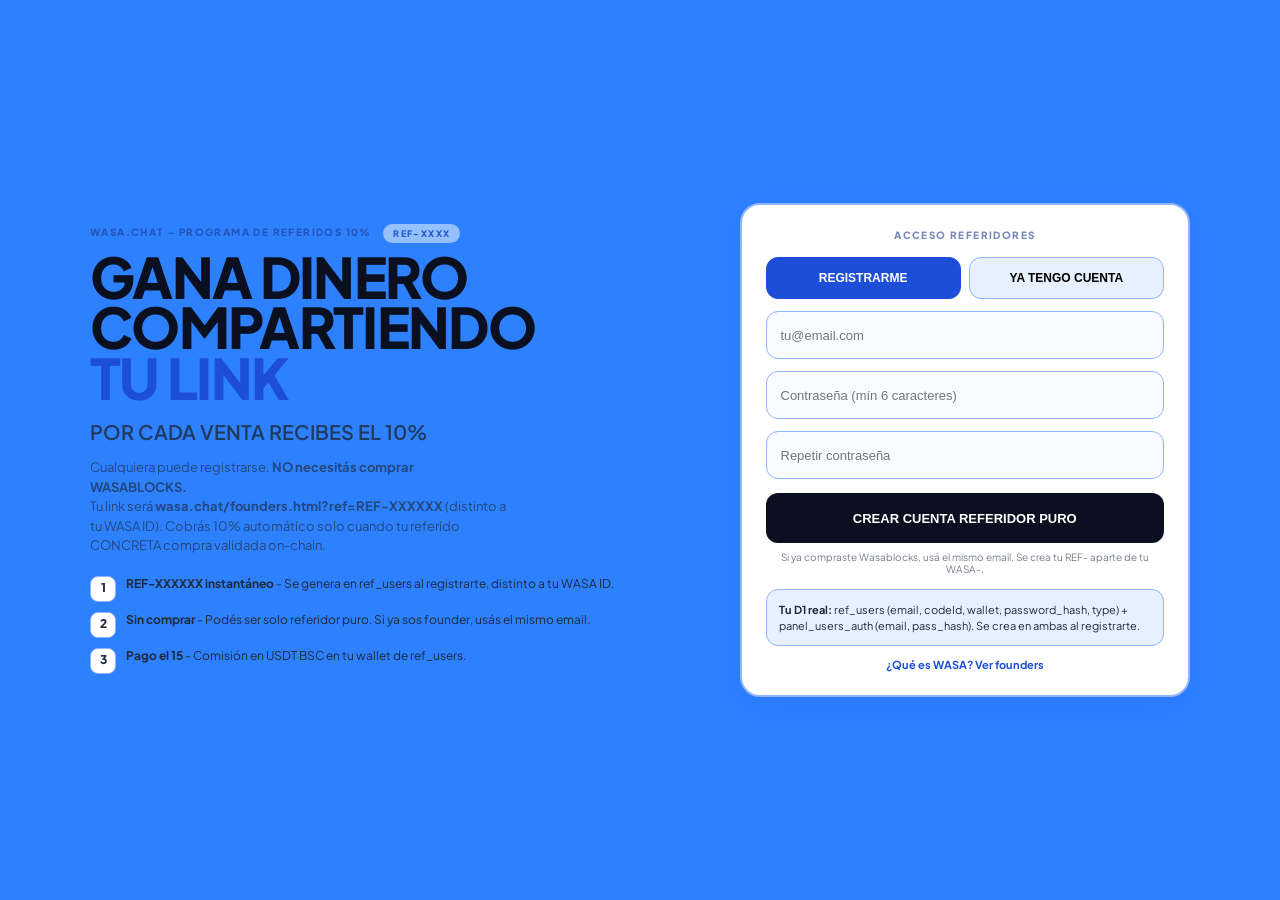
<file: refer-register.html>
<!DOCTYPE html>
<html lang="es">
<head>
<meta charset="UTF-8"><meta name="viewport" content="width=device-width,initial-scale=1">
<title>Ser Referidor - wasa.chat</title>
<link href="https://fonts.googleapis.com/css2?family=Plus+Jakarta+Sans:wght@400;600;700;800&display=swap" rel="stylesheet">
<style>
*{box-sizing:border-box;margin:0;padding:0}
body{font-family:'Plus Jakarta Sans',system-ui;background:#2d81ff;color:#1E293B;min-height:100vh;display:flex;align-items:center;justify-content:center;padding:18px}
.layout{max-width:1100px;width:100%;display:grid;grid-template-columns:1.15fr 0.85fr;gap:40px;align-items:center}
@media(max-width:900px){.layout{grid-template-columns:1fr;gap:20px} body{align-items:flex-start;padding-top:24px}}

/* LEFT */
.left{padding:20px 10px 20px 0}
.eyebrow{font-size:10px;font-weight:800;letter-spacing:.14em;opacity:.6;color:#1E3A8A;text-transform:uppercase}
.big-title{font-size:56px;font-weight:800;line-height:.9;letter-spacing:-.03em;margin-top:12px;text-align:left;color:#0A101F}
.big-title span{display:block}
.big-title .highlight{color:#1D4ED8}
.sub-big{font-size:20px;font-weight:600;margin-top:18px;text-align:left;opacity:.8;line-height:1.2;color:#1E293B}
.sub-small{font-size:13px;opacity:.65;margin-top:14px;text-align:left;line-height:1.5;max-width:420px}
.badge{font-size:9px;font-weight:800;padding:4px 10px;border-radius:999px;background:#DBEAFE;color:#1E40AF;margin-left:8px;vertical-align:middle}
.bullet{margin-top:20px;display:flex;flex-direction:column;gap:10px}
.bullet-item{display:flex;gap:10px;align-items:flex-start;font-size:12px;line-height:1.4}
.bullet-icon{width:26px;height:26px;border-radius:8px;background:white;border:1px solid #93B4FF;display:grid;place-items:center;font-weight:800;font-size:12px;flex-shrink:0}
@media(max-width:900px){
  .left{text-align:center;padding:0}
  .big-title{font-size:36px;text-align:center}
  .sub-big{font-size:18px;text-align:center}
  .sub-small{margin-left:auto;margin-right:auto;text-align:center}
  .bullet{align-items:center}
}

/* RIGHT CARD */
.card{background:white;border:2px solid #93B4FF;border-radius:20px;padding:24px;width:100%;box-shadow:0 8px 24px rgba(29,78,216,.12)}
.tabs{display:flex;gap:8px;margin-top:16px}
.tab{flex:1;height:42px;border-radius:12px;border:1px solid #93B4FF;background:#E6F0FF;font-weight:700;cursor:pointer;font-size:12px;transition:.15s}
.tab.active{background:#1D4ED8;color:white;border-color:#1D4ED8}
.input{height:48px;border-radius:12px;border:1px solid #93B4FF;padding:0 14px;width:100%;margin-top:12px;font-size:13px;background:#F8FBFF}
.input:focus{outline:none;border-color:#1D4ED8;box-shadow:0 0 0 3px rgba(29,78,216,.12)}
.btn{height:50px;padding:0 18px;border-radius:12px;border:0;background:#0A101F;color:white;font-weight:800;cursor:pointer;font-size:13px;display:inline-flex;align-items:center;justify-content:center;width:100%;margin-top:14px;transition:.15s}
.btn:hover{transform:translateY(-1px)}
.btn:disabled{opacity:.5}
.msg{margin-top:12px;padding:12px;border-radius:10px;font-size:12px;display:none;line-height:1.4}
.hidden{display:none!important}
.link{color:#1D4ED8;text-decoration:none;font-weight:700;font-size:11px}
.link:hover{text-decoration:underline}
</style>
</head>
<body>
<div class="layout">
  <!-- LEFT - PC: izquierda grande, texto alineado izquierda -->
  <div class="left">
    <div class="eyebrow">WASA.CHAT - PROGRAMA DE REFERIDOS 10% <span class="badge">REF-XXXX</span></div>
    <h1 class="big-title">
      <span>GANA DINERO</span>
      <span>COMPARTIENDO</span>
      <span class="highlight">TU LINK</span>
    </h1>
    <div class="sub-big">POR CADA VENTA RECIBES EL 10%</div>
    <div class="sub-small">
      Cualquiera puede registrarse. <b>NO necesitás comprar WASABLOCKS.</b><br>
      Tu link será <b>wasa.chat/founders.html?ref=REF-XXXXXX</b> (distinto a tu WASA ID). Cobrás 10% automático solo cuando tu referido CONCRETA compra validada on-chain.
    </div>
    <div class="bullet">
      <div class="bullet-item"><div class="bullet-icon">1</div><div><b>REF-XXXXXX instantáneo</b> - Se genera en ref_users al registrarte, distinto a tu WASA ID.</div></div>
      <div class="bullet-item"><div class="bullet-icon">2</div><div><b>Sin comprar</b> - Podés ser solo referidor puro. Si ya sos founder, usás el mismo email.</div></div>
      <div class="bullet-item"><div class="bullet-icon">3</div><div><b>Pago el 15</b> - Comisión en USDT BSC en tu wallet de ref_users.</div></div>
    </div>
  </div>

  <!-- RIGHT - Formulario -->
  <div class="card">
    <div class="eyebrow" style="text-align:center">Acceso referidores</div>
    <div class="tabs">
      <button class="tab active" id="tabReg" onclick="switchTab('reg')">REGISTRARME</button>
      <button class="tab" id="tabLogin" onclick="switchTab('login')">YA TENGO CUENTA</button>
    </div>

    <div id="viewReg">
      <input class="input" id="regEmail" type="email" placeholder="tu@email.com" autocomplete="email">
      <input class="input" id="regPass" type="password" placeholder="Contraseña (mín 6 caracteres)" autocomplete="new-password">
      <input class="input" id="regPass2" type="password" placeholder="Repetir contraseña" autocomplete="new-password">
      <button class="btn" id="btnReg" onclick="register()">CREAR CUENTA REFERIDOR PURO</button>
      <div style="font-size:10px;opacity:.6;margin-top:8px;text-align:center">Si ya compraste Wasablocks, usá el mismo email. Se crea tu REF- aparte de tu WASA-.</div>
    </div>

    <div id="viewLogin" class="hidden">
      <input class="input" id="loginEmail" type="email" placeholder="tu@email.com" autocomplete="email">
      <input class="input" id="loginPass" type="password" placeholder="Contraseña" autocomplete="current-password">
      <button class="btn" id="btnLogin" onclick="login()">ENTRAR A MI PANEL DE REFERIDOS</button>
      <div style="text-align:center;margin-top:12px"><a href="/founders.html" class="link">← Volver a founders</a> | <a href="/dashboard.html" class="link">Panel Founders</a></div>
    </div>

    <div id="msg" class="msg"></div>

    <div style="margin-top:14px;background:#E6F0FF;border:1px solid #93B4FF;border-radius:12px;padding:12px;font-size:11px;line-height:1.4">
      <b>Tu D1 real:</b> ref_users (email, codeId, wallet, password_hash, type) + panel_users_auth (email, pass_hash). Se crea en ambas al registrarte.
    </div>
    <div style="text-align:center;margin-top:12px;font-size:11px"><a href="/founders.html" class="link">¿Qué es WASA? Ver founders</a></div>
  </div>
</div>

<script src="/wasa-config.js?v=20260827"></script>
<script>
let currentTab='reg';
function switchTab(t){
  currentTab=t;
  document.getElementById('tabReg').classList.toggle('active',t==='reg');
  document.getElementById('tabLogin').classList.toggle('active',t==='login');
  document.getElementById('viewReg').classList.toggle('hidden',t!=='reg');
  document.getElementById('viewLogin').classList.toggle('hidden',t!=='login');
  document.getElementById('msg').style.display='none';
}
function showMsg(text,ok){
  let m=document.getElementById('msg');
  m.style.display='block';
  m.style.background= ok ? '#F0FDF4' : '#FEF2F2';
  m.style.color= ok ? '#166534' : '#991B1B';
  m.style.border= ok ? '1px solid #BBF7D0' : '1px solid #FECACA';
  m.innerHTML=text;
}
async function register(){
  let email=document.getElementById('regEmail').value.trim().toLowerCase();
  let p1=document.getElementById('regPass').value.trim();
  let p2=document.getElementById('regPass2').value.trim();
  if(!email||!p1){ showMsg('Falta email y contraseña',false); return; }
  if(!email.includes('@')){ showMsg('Email inválido',false); return; }
  if(p1.length<6){ showMsg('Contraseña mínima 6 caracteres',false); return; }
  if(p1!==p2){ showMsg('Contraseñas no coinciden',false); return; }
  let btn=document.getElementById('btnReg'); btn.disabled=true; btn.textContent='Creando REF-...';
  try{
    let payload={action:'registerReferrer', email:email, password:p1};
    let r=await fetch(WASA_WEBHOOK_URL,{method:'POST',headers:{'Content-Type':'text/plain;charset=utf-8'},body:JSON.stringify(payload)});
    let j=await r.json();
    if(j.ok){
      showMsg(`✅ Cuenta creada.<br>Tu REF es <b>${j.codeId}</b> (distinto a WASA). Entrando...`,true);
      localStorage.setItem('wasa_token', j.token);
      localStorage.setItem('wasa_email', email);
      setTimeout(()=>location.href='/referrals.html',1000);
    } else {
      if(j.error && j.error.includes('ya registrado')){
        showMsg(`⚠️ ${j.error}<br>Probá en <b>YA TENGO CUENTA</b> con tu contraseña.`,false);
        switchTab('login');
        document.getElementById('loginEmail').value=email;
      } else {
        showMsg('❌ Error: '+j.error,false);
      }
      btn.disabled=false; btn.textContent='CREAR CUENTA REFERIDOR PURO';
    }
  }catch(e){ showMsg('❌ Error: '+e.message+'<br>Verificá que el worker esté deployado con registerReferrer',false); btn.disabled=false; btn.textContent='CREAR CUENTA REFERIDOR PURO'; }
}
async function login(){
  let email=document.getElementById('loginEmail').value.trim().toLowerCase();
  let pass=document.getElementById('loginPass').value.trim();
  if(!email||!pass){ showMsg('Falta email y contraseña',false); return; }
  let btn=document.getElementById('btnLogin'); btn.disabled=true; btn.textContent='Entrando...';
  try{
    let r=await fetch(WASA_WEBHOOK_URL,{method:'POST',headers:{'Content-Type':'text/plain;charset=utf-8'},body:JSON.stringify({action:'login', email:email, password:pass})});
    let j=await r.json();
    if(j.ok){
      showMsg('✅ Login OK. Entrando a referrals...',true);
      localStorage.setItem('wasa_token', j.token);
      localStorage.setItem('wasa_email', email);
      setTimeout(()=>location.href='/referrals.html',600);
    } else {
      showMsg('❌ Error: '+j.error,false);
      btn.disabled=false; btn.textContent='ENTRAR A MI PANEL DE REFERIDOS';
    }
  }catch(e){ showMsg('❌ Error: '+e.message,false); btn.disabled=false; btn.textContent='ENTRAR A MI PANEL DE REFERIDOS'; }
}
(function(){
  let p=new URLSearchParams(location.search);
  let e=p.get('email');
  if(e){
    document.getElementById('regEmail').value=e;
    document.getElementById('loginEmail').value=e;
  }
})();
</script>
</body>
</html>
</file>
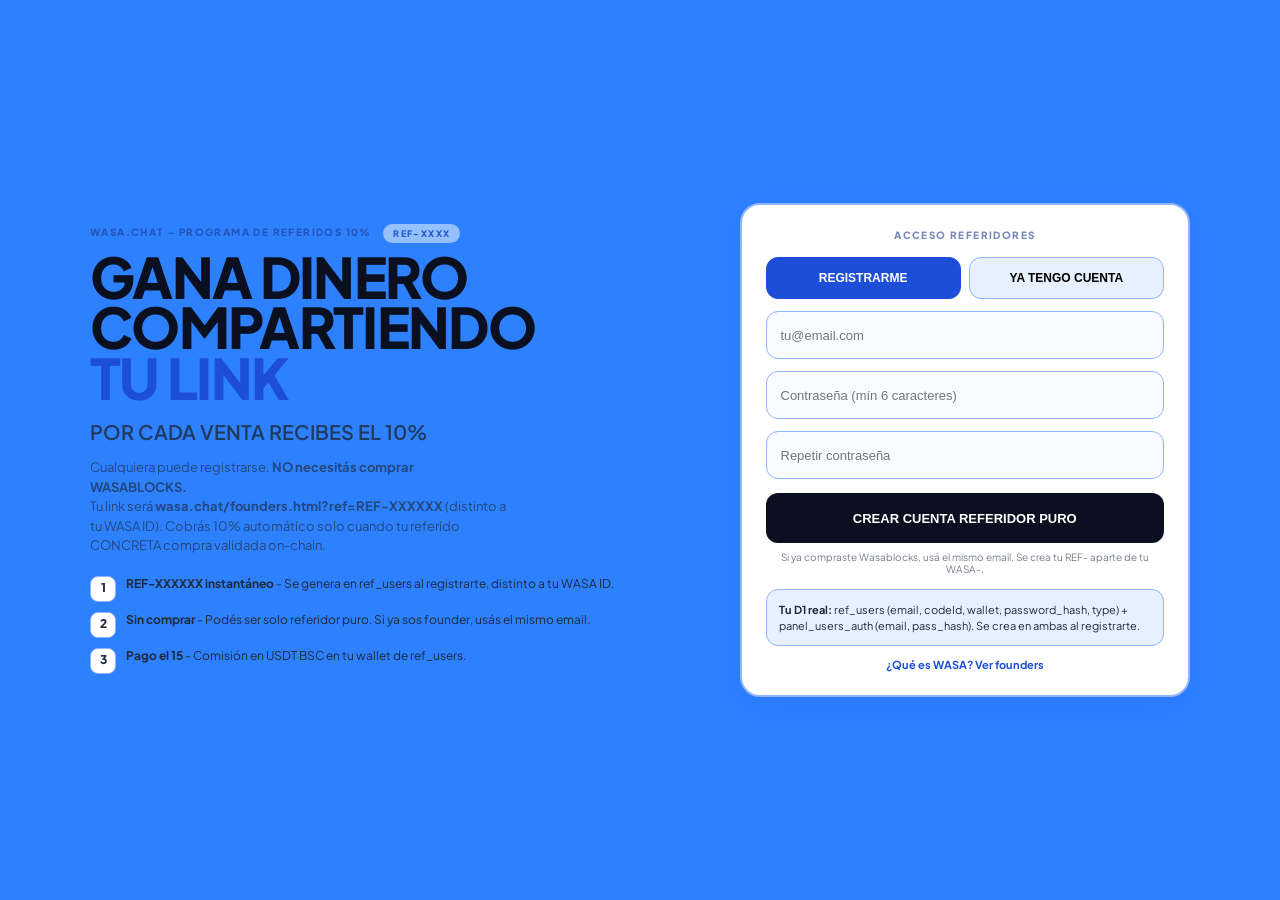
<file: referrals.html>
<!DOCTYPE html>
<html lang="es">
<head>
<meta charset="UTF-8"><meta name="viewport" content="width=device-width,initial-scale=1">
<title>Referidos - wasa.chat/founders</title>
<link href="https://fonts.googleapis.com/css2?family=Plus+Jakarta+Sans:wght@400;600;700;800&display=swap" rel="stylesheet">
<style>
*{box-sizing:border-box;margin:0;padding:0}
body{font-family:'Plus Jakarta Sans',system-ui;background:#2d81ff;color:#1E293B;min-height:100vh}
.nav{height:64px;background:#1D4ED8;display:flex;align-items:center;justify-content:space-between;padding:0 24px;position:fixed;top:0;left:0;right:0;z-index:20;gap:16px}
.nav .logo{color:white;font-weight:800;white-space:nowrap;font-size:14px}
.nav .links a{color:white;text-decoration:none;margin-left:14px;font-size:11px;font-weight:700;opacity:.9}
.nav .links a:hover{opacity:1;text-decoration:underline}
.wrap{max-width:1180px;margin:0 auto;padding:84px 18px 40px}
.grid{display:grid;grid-template-columns:1.15fr 0.85fr;gap:16px;align-items:start}
@media(max-width:900px){.grid{grid-template-columns:1fr}}
.card{background:white;border:2px solid #93B4FF;border-radius:20px;padding:20px;margin-bottom:16px;box-shadow:0 4px 14px rgba(29,78,216,.06)}
.eyebrow{font-size:10px;font-weight:800;letter-spacing:.14em;opacity:.6;color:#1E3A8A;text-transform:uppercase}
.title{font-size:20px;font-weight:800;margin-top:4px}
.sub{font-size:11px;opacity:.6;margin-top:6px;line-height:1.5}
.input{height:46px;border-radius:12px;border:1px solid #93B4FF;padding:0 14px;width:100%;margin-top:10px;font-family:monospace;font-size:12px;background:#E6F0FF}
.input:focus{outline:none;border-color:#1D4ED8;box-shadow:0 0 0 3px rgba(29,78,216,.12)}
.btn{height:44px;padding:0 18px;border-radius:12px;border:0;background:#0A101F;color:white;font-weight:800;cursor:pointer;font-size:12px;display:inline-flex;align-items:center;justify-content:center;width:100%;transition:.15s}
.btn:hover{transform:translateY(-1px)}
.btn:active{transform:translateY(0)}
.btn-ghost{background:white;color:#1E293B;border:1px solid #93B4FF}
.stat-grid{display:grid;grid-template-columns:1fr 1fr 1fr;gap:10px;margin-top:14px}
.stat{background:#E6F0FF;border:1px solid #93B4FF;border-radius:14px;padding:14px}
.stat .num{font-size:22px;font-weight:800}.stat .lbl{font-size:10px;opacity:.6;margin-top:4px;text-transform:uppercase;line-height:1.2}
.table{width:100%;border-collapse:collapse;margin-top:14px;font-size:12px}
.table th{font-size:10px;text-align:left;opacity:.6;padding:8px;border-bottom:1px solid #93B4FF;text-transform:uppercase;white-space:nowrap}
.table td{padding:10px 8px;border-bottom:1px solid #E6F0FF;vertical-align:middle}
.badge{font-size:10px;font-weight:800;padding:4px 10px;border-radius:999px;white-space:nowrap}
.badge-ok{background:#BBF7D0;color:#166534}.badge-pend{background:#FEF08A;color:#854D0E}
.empty{padding:24px;text-align:center;opacity:.6;font-size:12px}

/* Wallet selector card */
.wallet-card{cursor:pointer;transition:.15s;border-style:dashed;background:#F8FBFF}
.wallet-card:hover{border-color:#1D4ED8;background:#EEF4FF;transform:translateY(-1px)}
.wallet-addr{font-family:monospace;font-size:12px;background:#E6F0FF;border:1px solid #93B4FF;border-radius:10px;padding:10px 12px;margin-top:10px;word-break:break-all;display:flex;justify-content:space-between;align-items:center;gap:10px}
.wallet-addr span{opacity:.6;font-size:10px;font-family:'Plus Jakarta Sans',system-ui;text-transform:uppercase;font-weight:800}

/* Modal */
.modal-overlay{position:fixed;inset:0;background:rgba(10,16,31,.55);backdrop-filter:blur(6px);z-index:100;display:none;align-items:center;justify-content:center;padding:18px}
.modal-overlay.show{display:flex}
.modal{background:white;border-radius:20px;max-width:520px;width:100%;border:2px solid #93B4FF;box-shadow:0 20px 60px rgba(0,0,0,.25);overflow:hidden;animation:pop .2s ease}
@keyframes pop{from{transform:scale(.96) translateY(8px);opacity:0}to{transform:scale(1) translateY(0);opacity:1}}
.modal-head{padding:18px 20px;border-bottom:1px solid #E6F0FF;display:flex;justify-content:space-between;align-items:center}
.modal-head h3{font-size:14px;font-weight:800}
.modal-close{width:32px;height:32px;border-radius:10px;border:1px solid #93B4FF;background:#E6F0FF;cursor:pointer;font-weight:800}
.modal-body{padding:20px}
.modal-foot{padding:14px 20px;background:#F8FBFF;border-top:1px solid #E6F0FF;display:flex;gap:10px}
.hint{font-size:11px;opacity:.6;line-height:1.4;margin-top:8px}
.link-box{background:#0A101F;color:#93B4FF;border-radius:12px;padding:12px;font-family:monospace;font-size:11px;word-break:break-all;margin-top:10px;border:1px solid #1E293B}
</style>
</head>
<body>
<nav class="nav">
<div class="logo">wasa.chat/founders / referidos</div>
<div class="links"><span id="navEmail" style="opacity:.8;font-size:11px;margin-right:6px"></span> <a href="/dashboard.html">PANEL</a> <a href="/marketplace.html">MARKETPLACE</a> <a href="#" onclick="localStorage.clear();location.href='/refer-register.html'">SALIR</a></div>
</nav>

<div class="wrap">
  <div class="grid">
    <!-- COL IZQUIERDA -->
    <div>
      <div class="card">
        <div class="eyebrow">Programa de referidos - Solo con venta concretada - 10%</div>
        <div class="title" id="title">Tu link de referido (REF)</div>
        <div class="sub" id="sub">Cargando tu REF-...</div>

        <div style="margin-top:16px;background:#E6F0FF;border:1px solid #93B4FF;border-radius:14px;padding:14px">
          <div style="font-size:11px;font-weight:800;display:flex;justify-content:space-between;align-items:center;gap:8px">
            <span>TU ENLACE ÚNICO - REF CODE (no es tu WASA ID)</span>
            <span id="clicksBadge" style="background:#1D4ED8;color:white;border-radius:999px;padding:3px 8px;font-size:9px;display:none">0 clicks</span>
          </div>
          <div class="link-box" id="refLinkDisplay">Cargando link...</div>
          <input class="input" id="refLink" readonly value="Cargando link..." style="display:none">
          <div style="display:flex;gap:8px;margin-top:12px">
            <button class="btn" style="flex:1.2" onclick="copyLink()">COPIAR ENLACE</button>
            <button class="btn btn-ghost" style="flex:1" onclick="shareWpp()">COMPARTIR WHATSAPP</button>
          </div>
          <div id="msg" style="font-size:11px;margin-top:8px;display:none;padding:8px;border-radius:8px"></div>
          <div id="codeInfo" style="font-size:11px;margin-top:10px;opacity:.7;line-height:1.4"></div>
        </div>

        <div class="stat-grid">
          <div class="stat"><div class="num" id="statClicks">-</div><div class="lbl">Clicks en tu link<br>(ref_clicks)</div></div>
          <div class="stat"><div class="num" id="statSales">-</div><div class="lbl">Ventas concretadas<br>(referrals)</div></div>
          <div class="stat"><div class="num" id="statComm">$0</div><div class="lbl">Comisión total (10%)</div></div>
        </div>
      </div>

      <div class="card" style="background:#FEF9C3;border:1px dashed #EAB308">
        <div style="font-size:11px;font-weight:800">¿Cómo funciona? (D1 real)</div>
        <div style="font-size:11px;margin-top:8px;line-height:1.6">
          1. Te registrás en <b>ref_users</b> → REF-XXXXXX (distinto a tu WASA ID).<br>
          2. Tu link siempre es <b>wasa.chat/founders.html?ref=REF-XXXXXX</b>.<br>
          3. Clicks se guardan en <b>ref_clicks</b>, ventas en <b>referrals</b>.<br>
          4. Cobrás el 10% en tu wallet de <b>ref_users</b> el 15 de cada mes.
        </div>
      </div>
    </div>

    <!-- COL DERECHA -->
    <div>
      <div class="card wallet-card" onclick="openWalletModal()">
        <div style="display:flex;justify-content:space-between;align-items:center;gap:10px">
          <div>
            <div class="eyebrow">Wallet para cobrar</div>
            <div class="title" style="font-size:16px;margin-top:2px">Elegir dirección donde recibir el dinero</div>
            <div class="sub" style="margin-top:4px">USDT BSC - Se guarda en ref_users - Click para cambiar</div>
          </div>
          <div style="background:#1D4ED8;color:white;width:36px;height:36px;border-radius:12px;display:grid;place-items:center;font-weight:800">↗</div>
        </div>
        <div class="wallet-addr" id="walletPreview">
          <div style="flex:1;word-break:break-all" id="walletPreviewText">0x... no configurada</div>
          <span>editar</span>
        </div>
        <div style="margin-top:10px;display:flex;gap:8px">
          <div style="flex:1;background:#E6F0FF;border-radius:10px;padding:8px 10px;text-align:center">
            <div style="font-size:10px;opacity:.6;text-transform:uppercase;font-weight:800">Estado</div>
            <div id="walletStatus" style="font-size:12px;font-weight:800;margin-top:2px">Sin configurar</div>
          </div>
          <div style="flex:1;background:#E6F0FF;border-radius:10px;padding:8px 10px;text-align:center">
            <div style="font-size:10px;opacity:.6;text-transform:uppercase;font-weight:800">Próximo pago</div>
            <div style="font-size:12px;font-weight:800;margin-top:2px">15 de cada mes</div>
          </div>
        </div>
      </div>

      <div class="card">
        <div class="eyebrow">Resumen rápido</div>
        <div style="margin-top:12px;display:flex;flex-direction:column;gap:10px">
          <div style="display:flex;justify-content:space-between;align-items:center;background:#F8FBFF;border:1px solid #E6F0FF;border-radius:12px;padding:10px 12px">
            <div><div style="font-size:11px;opacity:.6">Tu REF</div><div id="summaryRef" style="font-family:monospace;font-weight:800;font-size:13px">-</div></div>
            <div style="font-size:10px;background:#DBEAFE;color:#1E40AF;padding:4px 8px;border-radius:999px;font-weight:800">REF_USERS</div>
          </div>
          <div style="display:flex;justify-content:space-between;align-items:center;background:#F8FBFF;border:1px solid #E6F0FF;border-radius:12px;padding:10px 12px">
            <div><div style="font-size:11px;opacity:.6">Tu WASA ID</div><div id="summaryWasa" style="font-family:monospace;font-weight:700;font-size:12px">-</div></div>
            <div style="font-size:10px;background:#FEF08A;color:#854D0E;padding:4px 8px;border-radius:999px;font-weight:800">WASA</div>
          </div>
          <div style="display:flex;justify-content:space-between;align-items:center;background:#F8FBFF;border:1px solid #E6F0FF;border-radius:12px;padding:10px 12px">
            <div><div style="font-size:11px;opacity:.6">Email</div><div id="summaryEmail" style="font-weight:600;font-size:12px">-</div></div>
            <div style="font-size:10px;background:#BBF7D0;color:#166534;padding:4px 8px;border-radius:999px;font-weight:800" id="founderBadge">-</div>
          </div>
        </div>
      </div>
    </div>
  </div>

  <!-- Historial full width -->
  <div class="card">
    <div class="eyebrow">Historial de referidos - Solo ventas validadas</div>
    <div class="sub">Solo aparecen acá los que compraron y la TX fue validada en BSC. Comisión 10% automática - pago manual el 15. Tabla referrals.</div>
    <div style="overflow:auto;margin-top:6px">
      <table class="table" id="refTable"><thead><tr><th>Fecha</th><th>Referido</th><th>Slots</th><th>Total venta</th><th>Tu comisión 10%</th><th>Estado</th><th>Tx</th></tr></thead><tbody><tr><td colspan="7" class="empty">Cargando referidos...</td></tr></tbody></table>
    </div>
  </div>
</div>

<!-- Modal Wallet -->
<div class="modal-overlay" id="walletModal" onclick="if(event.target===this)closeWalletModal()">
  <div class="modal">
    <div class="modal-head">
      <h3>Elegir dirección donde recibir el dinero</h3>
      <button class="modal-close" onclick="closeWalletModal()">✕</button>
    </div>
    <div class="modal-body">
      <div class="eyebrow">USDT BSC (BEP20)</div>
      <div class="sub" style="margin-top:4px">Esta es la wallet donde te pagamos el 10% el 15 de cada mes. Se guarda en tu fila de <b>ref_users.wallet</b>. Podés cambiarla cuando quieras.</div>
      <input class="input" id="walletInput" placeholder="0x..." style="background:white;margin-top:14px" autocomplete="off" spellcheck="false">
      <div class="hint">Debe empezar con 0x y ser válida de BSC. Usá tu MetaMask / Trust / Binance Wallet. No uses exchange directo sin memo.</div>
      <div id="walletMsg" style="font-size:11px;margin-top:10px;display:none;padding:10px;border-radius:10px"></div>
      <div id="currentWalletBox" style="margin-top:12px;background:#F8FBFF;border:1px solid #E6F0FF;border-radius:12px;padding:10px;display:none">
        <div style="font-size:10px;opacity:.6;font-weight:800;text-transform:uppercase">Wallet actual guardada</div>
        <div id="currentWalletText" style="font-family:monospace;font-size:11px;margin-top:4px;word-break:break-all"></div>
      </div>
    </div>
    <div class="modal-foot">
      <button class="btn btn-ghost" style="flex:1" onclick="closeWalletModal()">CANCELAR</button>
      <button class="btn" style="flex:1.3" id="btnSaveWallet" onclick="saveWallet()">GUARDAR DIRECCIÓN</button>
    </div>
  </div>
</div>

<script src="/wasa-config.js?v=20260827d"></script>
<script>
function copyLink(){ let v=document.getElementById('refLink').value; if(!v||v.includes('Cargando')||v.includes('Error')){alert('Aún no tenés link');return;} navigator.clipboard.writeText(v); let m=document.getElementById('msg'); m.style.display='block'; m.style.background='#F0FDF4'; m.style.color='#166534'; m.textContent='✅ Copiado: '+v; setTimeout(()=>m.style.display='none',3000); }
function shareWpp(){ let v=document.getElementById('refLink').value; if(!v||v.includes('Cargando')){alert('Aún no tenés link');return;} let txt=encodeURIComponent('Comprá WASABLOCKS con mi link: '+v); window.open('https://wa.me/?text='+txt,'_blank'); }

function openWalletModal(){
  document.getElementById('walletModal').classList.add('show');
  document.getElementById('walletInput').focus();
  let cur=document.getElementById('walletInput').value||'';
  if(cur){
    document.getElementById('currentWalletBox').style.display='block';
    document.getElementById('currentWalletText').textContent=cur;
  }
}
function closeWalletModal(){ document.getElementById('walletModal').classList.remove('show'); }

async function saveWallet(){
  let w=document.getElementById('walletInput').value.trim();
  if(!w.startsWith('0x')||w.length<20){ alert('Wallet BSC inválida 0x...'); return; }
  let msg=document.getElementById('walletMsg'); let btn=document.getElementById('btnSaveWallet');
  msg.style.display='block'; msg.style.background='#E6F0FF'; msg.style.color='#1E293B'; msg.textContent='Guardando en ref_users...'; btn.disabled=true; btn.textContent='Guardando...';
  try{
    let res=await fetch(WASA_WEBHOOK_URL,{method:'POST',headers:{'Content-Type':'text/plain;charset=utf-8'},body:JSON.stringify({action:'updateReferrerWallet', token:localStorage.getItem('wasa_token'), wallet:w})});
    let j=await res.json();
    if(j.ok){
      msg.style.background='#F0FDF4'; msg.style.color='#166534'; msg.textContent='✅ Wallet guardada en ref_users.wallet. Acá recibirás el 10% el 15 de cada mes.';
      document.getElementById('walletPreviewText').textContent=w;
      document.getElementById('walletStatus').textContent='Configurada ✅';
      document.getElementById('walletStatus').style.color='#166534';
      setTimeout(()=>{ closeWalletModal(); },900);
      load();
    } else { msg.style.background='#FEF2F2'; msg.style.color='#991B1B'; msg.textContent='Error: '+j.error; }
  }catch(e){ msg.style.background='#FEF2F2'; msg.textContent='Error: '+e.message; }
  finally{ btn.disabled=false; btn.textContent='GUARDAR DIRECCIÓN'; }
}

async function load(){
  let token=localStorage.getItem('wasa_token');
  let email=localStorage.getItem('wasa_email')||'';
  if(!token){ location.href='/refer-register.html'; return; }
  document.getElementById('navEmail').textContent=email;
  document.getElementById('summaryEmail').textContent=email;
  try{
    let r=await fetch(WASA_WEBHOOK_URL+'?action=referralStats&token='+encodeURIComponent(token)+'&v='+Date.now());
    let j=await r.json();
    if(!j.ok){ 
      if((j.error||'').toLowerCase().includes('vencida')||(j.error||'').toLowerCase().includes('sesion')){ localStorage.clear(); location.href='/refer-register.html'; return; }
      document.getElementById('refLink').value='Error: '+j.error;
      document.getElementById('refLinkDisplay').textContent='Error: '+j.error;
      document.querySelector('#refTable tbody').innerHTML=`<tr><td colspan="7" class="empty">${j.error}</td></tr>`;
      return; 
    }
    let d=j.data;
    let ref = d.refCode || d.codeId || '';
    let wasa = d.wasaCode || '';
    if(ref){
      let fullLink='https://wasa.chat/founders.html?ref='+ref;
      document.getElementById('refLink').value=fullLink;
      document.getElementById('refLinkDisplay').textContent=fullLink;
      document.getElementById('title').textContent = d.isFounder ? 'Tu link de referido (REF) - Sos Founder' : 'Tu link de referido (REF) - Referidor puro';
      document.getElementById('sub').textContent = `Tu REF: ${ref} ${wasa?'(WASA: '+wasa+')':''} - Comisión 10% automática.`;
      document.getElementById('summaryRef').textContent=ref;
      document.getElementById('summaryWasa').textContent=wasa||'—';
      document.getElementById('founderBadge').textContent=d.isFounder?'Founder + Referidor':'Referidor puro';
      document.getElementById('clicksBadge').style.display='inline-block';
      document.getElementById('clicksBadge').textContent=(d.clicks||0)+' clicks';
      document.getElementById('codeInfo').innerHTML = d.isFounder ? `Sos founder. Tu WASA <b>${wasa}</b> (panel_users/compras) y tu REF <b>${ref}</b> (ref_users).` : `Sos referidor puro en <b>ref_users</b>. Tu link es <b>${ref}</b> (REF-).`;
    }
    document.getElementById('statClicks').textContent=d.clicks||0;
    document.getElementById('statSales').textContent=d.sales||0;
    document.getElementById('statComm').textContent='$'+(d.totalCommission||0).toFixed(2);
    document.getElementById('walletInput').value=d.wallet||'';
    if(d.wallet){
      document.getElementById('walletPreviewText').textContent=d.wallet;
      document.getElementById('walletStatus').textContent='Configurada ✅';
      document.getElementById('walletStatus').style.color='#166534';
      document.getElementById('currentWalletBox').style.display='block';
      document.getElementById('currentWalletText').textContent=d.wallet;
    } else {
      document.getElementById('walletPreviewText').textContent='0x... no configurada - Click para configurar';
      document.getElementById('walletStatus').textContent='Sin configurar';
      document.getElementById('walletStatus').style.color='#991B1B';
    }
    let rows=d.referrals||[];
    if(rows.length===0){
      document.querySelector('#refTable tbody').innerHTML='<tr><td colspan="7" class="empty">Aún no hay ventas con tu link. Compartí: https://wasa.chat/founders.html?ref='+(ref||'')+'</td></tr>';
    } else {
      document.querySelector('#refTable tbody').innerHTML=rows.map(r=>`
        <tr>
          <td>${(r.date||'').slice(0,10)}</td>
          <td>${(r.referredEmail||'').slice(0,3)}***</td>
          <td>${(r.slots||0).toFixed(2)}</td>
          <td>$${(r.totalUsdt||0).toFixed(2)}</td>
          <td><b>$${(r.commission||0).toFixed(2)}</b></td>
          <td><span class="badge ${r.status==='pagado'?'badge-ok':'badge-pend'}">${r.status||'pendiente'}</span></td>
          <td style="font-family:monospace;font-size:10px">${(r.tx_hash||'').slice(0,8)}...</td>
        </tr>
      `).join('');
    }
  }catch(e){
    document.getElementById('refLink').value='Error JS: '+e.message;
    document.getElementById('refLinkDisplay').textContent='Error JS: '+e.message;
    document.querySelector('#refTable tbody').innerHTML=`<tr><td colspan="7" class="empty">Error: ${e.message}</td></tr>`;
  }
}
load();
</script>
</body>
</html>
</file>
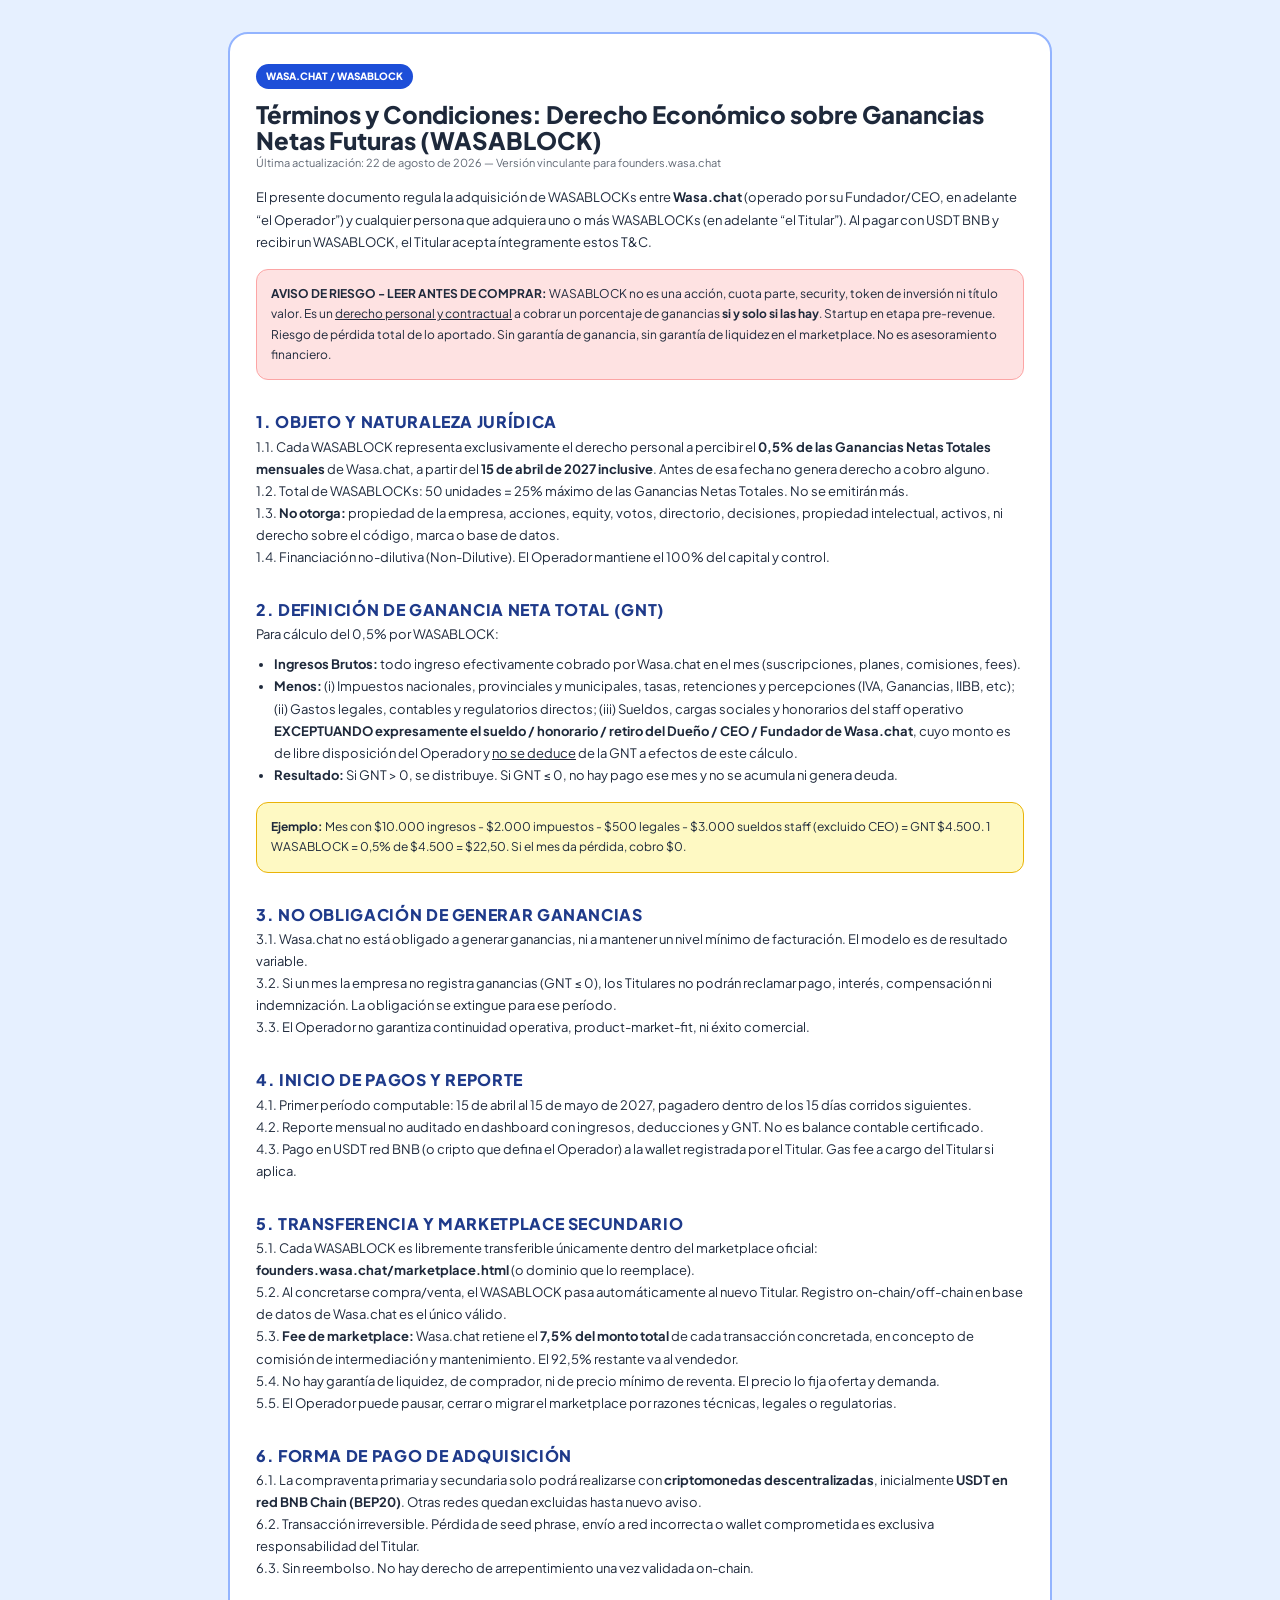
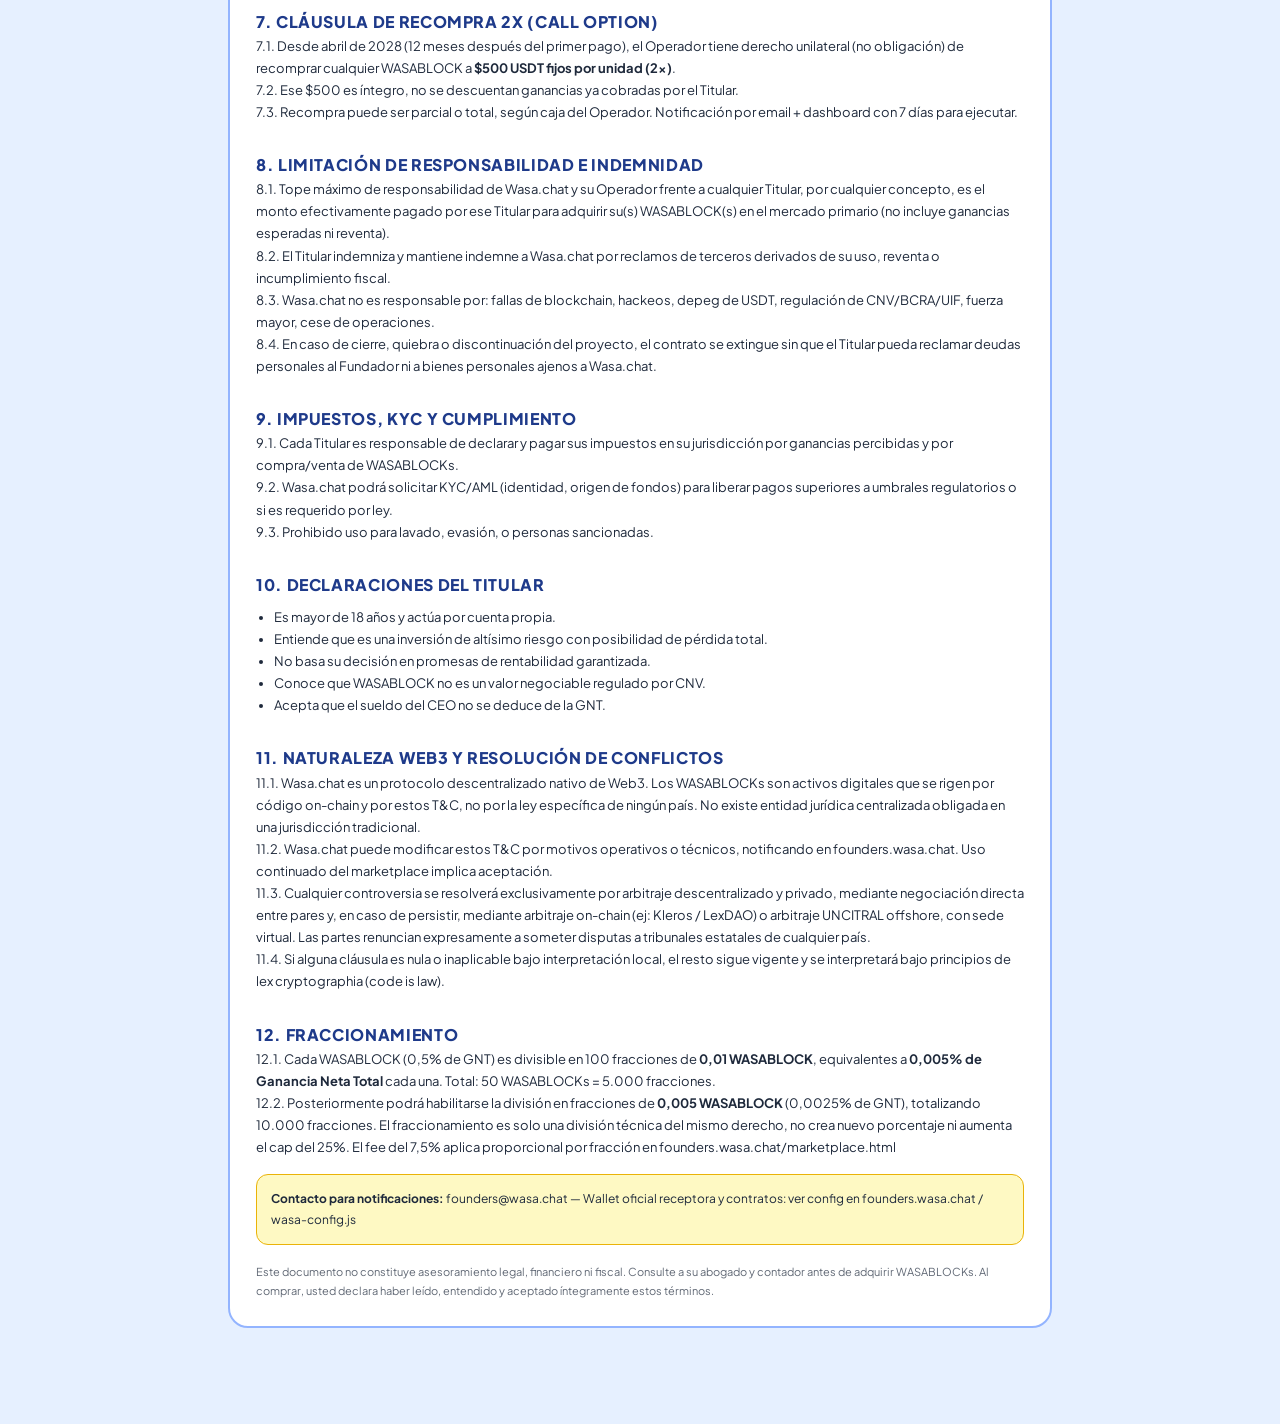
<file: terminos_y_condiciones_de_inversion.html>
<!DOCTYPE html>
<html lang="es">
<head>
<meta charset="UTF-8"><meta name="viewport" content="width=device-width,initial-scale=1">
<title>Términos y Condiciones - WASABLOCK</title>
<link href="https://fonts.googleapis.com/css2?family=Plus+Jakarta+Sans:wght@400;600;700;800&display=swap" rel="stylesheet">
<style>
*{box-sizing:border-box;margin:0;padding:0}body{font-family:'Plus Jakarta Sans',system-ui;background:#E6F0FF;color:#1E293B;line-height:1.7}
.wrap{max-width:860px;margin:0 auto;padding:32px 18px 80px}
.card{background:white;border:2px solid #93B4FF;border-radius:20px;padding:26px;margin-bottom:16px}
h1{font-size:24px;font-weight:800;line-height:1.1}h2{font-size:16px;font-weight:800;margin-top:28px;text-transform:uppercase;letter-spacing:.04em;color:#1E3A8A}
h3{font-size:13px;font-weight:800;margin-top:18px}
p,li{font-size:13px}ul{padding-left:18px;margin-top:8px}
.destacado{background:#FEF9C3;border:1px solid #EAB308;border-radius:12px;padding:14px;margin:16px 0;font-size:12px}
.alert{background:#FEE2E2;border:1px solid #FCA5A5;border-radius:12px;padding:14px;margin:16px 0;font-size:12px}
.muted{opacity:.7;font-size:11px}
.badge{display:inline-block;background:#1D4ED8;color:white;font-size:10px;font-weight:800;padding:4px 10px;border-radius:999px}
</style>
</head>
<body>
<div class="wrap">
<div class="card">
<span class="badge">WASA.CHAT / WASABLOCK</span>
<h1 style="margin-top:12px">Términos y Condiciones: Derecho Económico sobre Ganancias Netas Futuras (WASABLOCK)</h1>
<p class="muted">Última actualización: 22 de agosto de 2026 — Versión vinculante para founders.wasa.chat</p>

<p style="margin-top:14px">El presente documento regula la adquisición de WASABLOCKs entre <b>Wasa.chat</b> (operado por su Fundador/CEO, en adelante “el Operador”) y cualquier persona que adquiera uno o más WASABLOCKs (en adelante “el Titular”). Al pagar con USDT BNB y recibir un WASABLOCK, el Titular acepta íntegramente estos T&C.</p>

<div class="alert"><b>AVISO DE RIESGO - LEER ANTES DE COMPRAR:</b> WASABLOCK no es una acción, cuota parte, security, token de inversión ni título valor. Es un <u>derecho personal y contractual</u> a cobrar un porcentaje de ganancias <b>si y solo si las hay</b>. Startup en etapa pre-revenue. Riesgo de pérdida total de lo aportado. Sin garantía de ganancia, sin garantía de liquidez en el marketplace. No es asesoramiento financiero.</div>

<h2>1. Objeto y Naturaleza Jurídica</h2>
<p>1.1. Cada WASABLOCK representa exclusivamente el derecho personal a percibir el <b>0,5% de las Ganancias Netas Totales mensuales</b> de Wasa.chat, a partir del <b>15 de abril de 2027 inclusive</b>. Antes de esa fecha no genera derecho a cobro alguno.</p>
<p>1.2. Total de WASABLOCKs: 50 unidades = 25% máximo de las Ganancias Netas Totales. No se emitirán más.</p>
<p>1.3. <b>No otorga:</b> propiedad de la empresa, acciones, equity, votos, directorio, decisiones, propiedad intelectual, activos, ni derecho sobre el código, marca o base de datos.</p>
<p>1.4. Financiación no-dilutiva (Non-Dilutive). El Operador mantiene el 100% del capital y control.</p>

<h2>2. Definición de Ganancia Neta Total (GNT)</h2>
<p>Para cálculo del 0,5% por WASABLOCK:</p>
<ul>
<li><b>Ingresos Brutos:</b> todo ingreso efectivamente cobrado por Wasa.chat en el mes (suscripciones, planes, comisiones, fees).</li>
<li><b>Menos:</b> (i) Impuestos nacionales, provinciales y municipales, tasas, retenciones y percepciones (IVA, Ganancias, IIBB, etc); (ii) Gastos legales, contables y regulatorios directos; (iii) Sueldos, cargas sociales y honorarios del staff operativo <b>EXCEPTUANDO expresamente el sueldo / honorario / retiro del Dueño / CEO / Fundador de Wasa.chat</b>, cuyo monto es de libre disposición del Operador y <u>no se deduce</u> de la GNT a efectos de este cálculo.</li>
<li><b>Resultado:</b> Si GNT > 0, se distribuye. Si GNT ≤ 0, no hay pago ese mes y no se acumula ni genera deuda.</li>
</ul>
<div class="destacado"><b>Ejemplo:</b> Mes con $10.000 ingresos - $2.000 impuestos - $500 legales - $3.000 sueldos staff (excluido CEO) = GNT $4.500. 1 WASABLOCK = 0,5% de $4.500 = $22,50. Si el mes da pérdida, cobro $0.</div>

<h2>3. No Obligación de Generar Ganancias</h2>
<p>3.1. Wasa.chat no está obligado a generar ganancias, ni a mantener un nivel mínimo de facturación. El modelo es de resultado variable.</p>
<p>3.2. Si un mes la empresa no registra ganancias (GNT ≤ 0), los Titulares no podrán reclamar pago, interés, compensación ni indemnización. La obligación se extingue para ese período.</p>
<p>3.3. El Operador no garantiza continuidad operativa, product-market-fit, ni éxito comercial.</p>

<h2>4. Inicio de Pagos y Reporte</h2>
<p>4.1. Primer período computable: 15 de abril al 15 de mayo de 2027, pagadero dentro de los 15 días corridos siguientes.</p>
<p>4.2. Reporte mensual no auditado en dashboard con ingresos, deducciones y GNT. No es balance contable certificado.</p>
<p>4.3. Pago en USDT red BNB (o cripto que defina el Operador) a la wallet registrada por el Titular. Gas fee a cargo del Titular si aplica.</p>

<h2>5. Transferencia y Marketplace Secundario</h2>
<p>5.1. Cada WASABLOCK es libremente transferible únicamente dentro del marketplace oficial: <b>founders.wasa.chat/marketplace.html</b> (o dominio que lo reemplace).</p>
<p>5.2. Al concretarse compra/venta, el WASABLOCK pasa automáticamente al nuevo Titular. Registro on-chain/off-chain en base de datos de Wasa.chat es el único válido.</p>
<p>5.3. <b>Fee de marketplace:</b> Wasa.chat retiene el <b>7,5% del monto total</b> de cada transacción concretada, en concepto de comisión de intermediación y mantenimiento. El 92,5% restante va al vendedor.</p>
<p>5.4. No hay garantía de liquidez, de comprador, ni de precio mínimo de reventa. El precio lo fija oferta y demanda.</p>
<p>5.5. El Operador puede pausar, cerrar o migrar el marketplace por razones técnicas, legales o regulatorias.</p>

<h2>6. Forma de Pago de Adquisición</h2>
<p>6.1. La compraventa primaria y secundaria solo podrá realizarse con <b>criptomonedas descentralizadas</b>, inicialmente <b>USDT en red BNB Chain (BEP20)</b>. Otras redes quedan excluidas hasta nuevo aviso.</p>
<p>6.2. Transacción irreversible. Pérdida de seed phrase, envío a red incorrecta o wallet comprometida es exclusiva responsabilidad del Titular.</p>
<p>6.3. Sin reembolso. No hay derecho de arrepentimiento una vez validada on-chain.</p>

<h2>7. Cláusula de Recompra 2x (Call Option)</h2>
<p>7.1. Desde abril de 2028 (12 meses después del primer pago), el Operador tiene derecho unilateral (no obligación) de recomprar cualquier WASABLOCK a <b>$500 USDT fijos por unidad (2x)</b>.</p>
<p>7.2. Ese $500 es íntegro, no se descuentan ganancias ya cobradas por el Titular.</p>
<p>7.3. Recompra puede ser parcial o total, según caja del Operador. Notificación por email + dashboard con 7 días para ejecutar.</p>

<h2>8. Limitación de Responsabilidad e Indemnidad</h2>
<p>8.1. Tope máximo de responsabilidad de Wasa.chat y su Operador frente a cualquier Titular, por cualquier concepto, es el monto efectivamente pagado por ese Titular para adquirir su(s) WASABLOCK(s) en el mercado primario (no incluye ganancias esperadas ni reventa).</p>
<p>8.2. El Titular indemniza y mantiene indemne a Wasa.chat por reclamos de terceros derivados de su uso, reventa o incumplimiento fiscal.</p>
<p>8.3. Wasa.chat no es responsable por: fallas de blockchain, hackeos, depeg de USDT, regulación de CNV/BCRA/UIF, fuerza mayor, cese de operaciones.</p>
<p>8.4. En caso de cierre, quiebra o discontinuación del proyecto, el contrato se extingue sin que el Titular pueda reclamar deudas personales al Fundador ni a bienes personales ajenos a Wasa.chat.</p>

<h2>9. Impuestos, KYC y Cumplimiento</h2>
<p>9.1. Cada Titular es responsable de declarar y pagar sus impuestos en su jurisdicción por ganancias percibidas y por compra/venta de WASABLOCKs.</p>
<p>9.2. Wasa.chat podrá solicitar KYC/AML (identidad, origen de fondos) para liberar pagos superiores a umbrales regulatorios o si es requerido por ley.</p>
<p>9.3. Prohibido uso para lavado, evasión, o personas sancionadas.</p>

<h2>10. Declaraciones del Titular</h2>
<ul>
<li>Es mayor de 18 años y actúa por cuenta propia.</li>
<li>Entiende que es una inversión de altísimo riesgo con posibilidad de pérdida total.</li>
<li>No basa su decisión en promesas de rentabilidad garantizada.</li>
<li>Conoce que WASABLOCK no es un valor negociable regulado por CNV.</li>
<li>Acepta que el sueldo del CEO no se deduce de la GNT.</li>
</ul>

<h2>11. Naturaleza Web3 y Resolución de Conflictos</h2>
<p>11.1. Wasa.chat es un protocolo descentralizado nativo de Web3. Los WASABLOCKs son activos digitales que se rigen por código on-chain y por estos T&C, no por la ley específica de ningún país. No existe entidad jurídica centralizada obligada en una jurisdicción tradicional.</p>
<p>11.2. Wasa.chat puede modificar estos T&C por motivos operativos o técnicos, notificando en founders.wasa.chat. Uso continuado del marketplace implica aceptación.</p>
<p>11.3. Cualquier controversia se resolverá exclusivamente por arbitraje descentralizado y privado, mediante negociación directa entre pares y, en caso de persistir, mediante arbitraje on-chain (ej: Kleros / LexDAO) o arbitraje UNCITRAL offshore, con sede virtual. Las partes renuncian expresamente a someter disputas a tribunales estatales de cualquier país.</p>
<p>11.4. Si alguna cláusula es nula o inaplicable bajo interpretación local, el resto sigue vigente y se interpretará bajo principios de lex cryptographia (code is law).</p>

<h2>12. Fraccionamiento</h2>
<p>12.1. Cada WASABLOCK (0,5% de GNT) es divisible en 100 fracciones de <b>0,01 WASABLOCK</b>, equivalentes a <b>0,005% de Ganancia Neta Total</b> cada una. Total: 50 WASABLOCKs = 5.000 fracciones.</p>
<p>12.2. Posteriormente podrá habilitarse la división en fracciones de <b>0,005 WASABLOCK</b> (0,0025% de GNT), totalizando 10.000 fracciones. El fraccionamiento es solo una división técnica del mismo derecho, no crea nuevo porcentaje ni aumenta el cap del 25%. El fee del 7,5% aplica proporcional por fracción en founders.wasa.chat/marketplace.html</p>

<div class="destacado"><b>Contacto para notificaciones:</b> founders@wasa.chat — Wallet oficial receptora y contratos: ver config en founders.wasa.chat / wasa-config.js</div>

<p class="muted" style="margin-top:18px">Este documento no constituye asesoramiento legal, financiero ni fiscal. Consulte a su abogado y contador antes de adquirir WASABLOCKs. Al comprar, usted declara haber leído, entendido y aceptado íntegramente estos términos.</p>

</div>
</div>
</body>
</html>
</file>
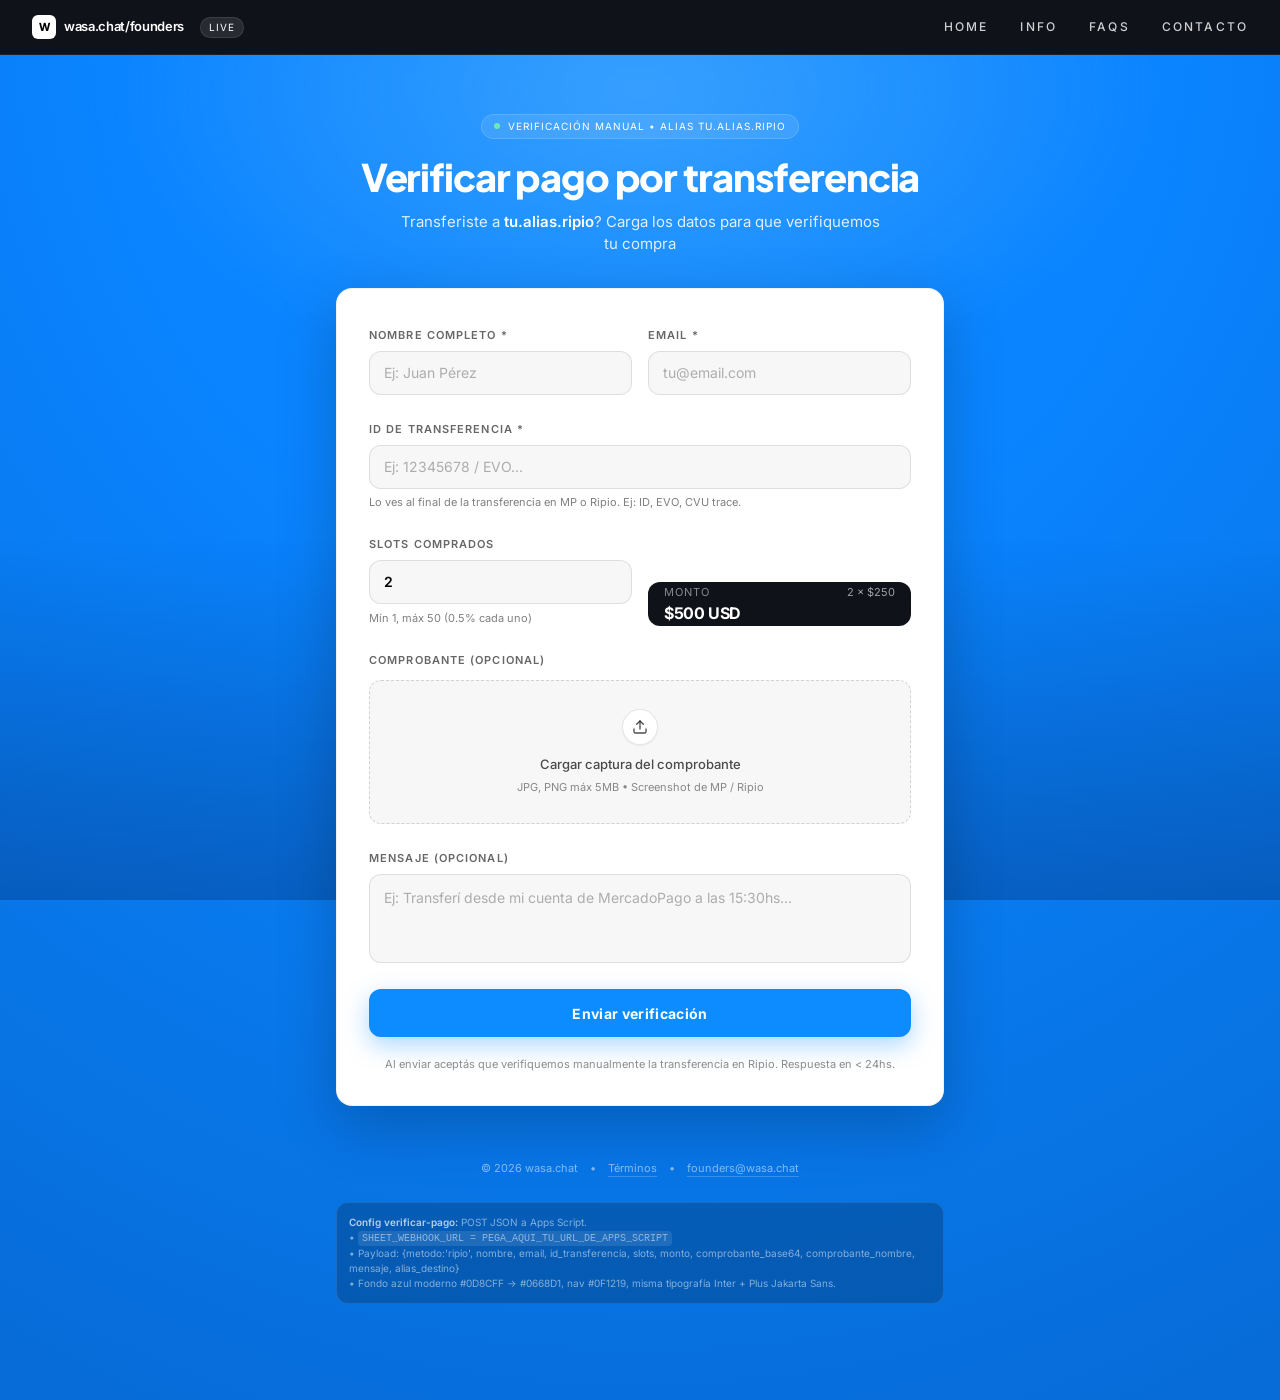
<file: verificar_pago.html>
<!DOCTYPE html>
<html lang="en">
<head>
  <meta charset="UTF-8">
  <meta name="viewport" content="width=device-width, initial-scale=1">
  <title>React Artifact</title>
  <style>*,:after,:before{--tw-border-spacing-x:0;--tw-border-spacing-y:0;--tw-translate-x:0;--tw-translate-y:0;--tw-rotate:0;--tw-skew-x:0;--tw-skew-y:0;--tw-scale-x:1;--tw-scale-y:1;--tw-pan-x: ;--tw-pan-y: ;--tw-pinch-zoom: ;--tw-scroll-snap-strictness:proximity;--tw-gradient-from-position: ;--tw-gradient-via-position: ;--tw-gradient-to-position: ;--tw-ordinal: ;--tw-slashed-zero: ;--tw-numeric-figure: ;--tw-numeric-spacing: ;--tw-numeric-fraction: ;--tw-ring-inset: ;--tw-ring-offset-width:0px;--tw-ring-offset-color:#fff;--tw-ring-color:rgba(59,130,246,.5);--tw-ring-offset-shadow:0 0 #0000;--tw-ring-shadow:0 0 #0000;--tw-shadow:0 0 #0000;--tw-shadow-colored:0 0 #0000;--tw-blur: ;--tw-brightness: ;--tw-contrast: ;--tw-grayscale: ;--tw-hue-rotate: ;--tw-invert: ;--tw-saturate: ;--tw-sepia: ;--tw-drop-shadow: ;--tw-backdrop-blur: ;--tw-backdrop-brightness: ;--tw-backdrop-contrast: ;--tw-backdrop-grayscale: ;--tw-backdrop-hue-rotate: ;--tw-backdrop-invert: ;--tw-backdrop-opacity: ;--tw-backdrop-saturate: ;--tw-backdrop-sepia: ;--tw-contain-size: ;--tw-contain-layout: ;--tw-contain-paint: ;--tw-contain-style: }::backdrop{--tw-border-spacing-x:0;--tw-border-spacing-y:0;--tw-translate-x:0;--tw-translate-y:0;--tw-rotate:0;--tw-skew-x:0;--tw-skew-y:0;--tw-scale-x:1;--tw-scale-y:1;--tw-pan-x: ;--tw-pan-y: ;--tw-pinch-zoom: ;--tw-scroll-snap-strictness:proximity;--tw-gradient-from-position: ;--tw-gradient-via-position: ;--tw-gradient-to-position: ;--tw-ordinal: ;--tw-slashed-zero: ;--tw-numeric-figure: ;--tw-numeric-spacing: ;--tw-numeric-fraction: ;--tw-ring-inset: ;--tw-ring-offset-width:0px;--tw-ring-offset-color:#fff;--tw-ring-color:rgba(59,130,246,.5);--tw-ring-offset-shadow:0 0 #0000;--tw-ring-shadow:0 0 #0000;--tw-shadow:0 0 #0000;--tw-shadow-colored:0 0 #0000;--tw-blur: ;--tw-brightness: ;--tw-contrast: ;--tw-grayscale: ;--tw-hue-rotate: ;--tw-invert: ;--tw-saturate: ;--tw-sepia: ;--tw-drop-shadow: ;--tw-backdrop-blur: ;--tw-backdrop-brightness: ;--tw-backdrop-contrast: ;--tw-backdrop-grayscale: ;--tw-backdrop-hue-rotate: ;--tw-backdrop-invert: ;--tw-backdrop-opacity: ;--tw-backdrop-saturate: ;--tw-backdrop-sepia: ;--tw-contain-size: ;--tw-contain-layout: ;--tw-contain-paint: ;--tw-contain-style: }/*! tailwindcss v3.4.18 | MIT License | https://tailwindcss.com*/*,:after,:before{box-sizing:border-box;border:0 solid #e5e7eb}:after,:before{--tw-content:""}:host,html{line-height:1.5;-webkit-text-size-adjust:100%;-moz-tab-size:4;-o-tab-size:4;tab-size:4;font-family:ui-sans-serif,system-ui,sans-serif,Apple Color Emoji,Segoe UI Emoji,Segoe UI Symbol,Noto Color Emoji;font-feature-settings:normal;font-variation-settings:normal;-webkit-tap-highlight-color:transparent}body{line-height:inherit}hr{height:0;color:inherit;border-top-width:1px}abbr:where([title]){-webkit-text-decoration:underline dotted;text-decoration:underline dotted}h1,h2,h3,h4,h5,h6{font-size:inherit;font-weight:inherit}a{color:inherit;text-decoration:inherit}b,strong{font-weight:bolder}code,kbd,pre,samp{font-family:ui-monospace,SFMono-Regular,Menlo,Monaco,Consolas,Liberation Mono,Courier New,monospace;font-feature-settings:normal;font-variation-settings:normal;font-size:1em}small{font-size:80%}sub,sup{font-size:75%;line-height:0;position:relative;vertical-align:baseline}sub{bottom:-.25em}sup{top:-.5em}table{text-indent:0;border-color:inherit;border-collapse:collapse}button,input,optgroup,select,textarea{font-family:inherit;font-feature-settings:inherit;font-variation-settings:inherit;font-size:100%;font-weight:inherit;line-height:inherit;letter-spacing:inherit;color:inherit;margin:0;padding:0}button,select{text-transform:none}button,input:where([type=button]),input:where([type=reset]),input:where([type=submit]){-webkit-appearance:button;background-color:transparent;background-image:none}:-moz-focusring{outline:auto}:-moz-ui-invalid{box-shadow:none}progress{vertical-align:baseline}::-webkit-inner-spin-button,::-webkit-outer-spin-button{height:auto}[type=search]{-webkit-appearance:textfield;outline-offset:-2px}::-webkit-search-decoration{-webkit-appearance:none}::-webkit-file-upload-button{-webkit-appearance:button;font:inherit}summary{display:list-item}blockquote,dd,dl,figure,h1,h2,h3,h4,h5,h6,hr,p,pre{margin:0}fieldset{margin:0}fieldset,legend{padding:0}menu,ol,ul{list-style:none;margin:0;padding:0}dialog{padding:0}textarea{resize:vertical}input::-moz-placeholder,textarea::-moz-placeholder{opacity:1;color:#9ca3af}input::placeholder,textarea::placeholder{opacity:1;color:#9ca3af}[role=button],button{cursor:pointer}:disabled{cursor:default}audio,canvas,embed,iframe,img,object,svg,video{display:block;vertical-align:middle}img,video{max-width:100%;height:auto}[hidden]:where(:not([hidden=until-found])){display:none}.pointer-events-none{pointer-events:none}.fixed{position:fixed}.absolute{position:absolute}.relative{position:relative}.sticky{position:sticky}.inset-0{inset:0}.-top-\[30\%\]{top:-30%}.bottom-0{bottom:0}.left-0{left:0}.left-1\/2{left:50%}.right-0{right:0}.top-0{top:0}.-z-10{z-index:-10}.z-50{z-index:50}.mx-auto{margin-left:auto;margin-right:auto}.mb-2\.5{margin-bottom:.625rem}.mb-8{margin-bottom:2rem}.ml-2{margin-left:.5rem}.mt-1{margin-top:.25rem}.mt-12{margin-top:3rem}.mt-4{margin-top:1rem}.mt-5{margin-top:1.25rem}.mt-6{margin-top:1.5rem}.box-border{box-sizing:border-box}.flex{display:flex}.inline-flex{display:inline-flex}.grid{display:grid}.hidden{display:none}.h-1\.5{height:.375rem}.h-3\.5{height:.875rem}.h-4{height:1rem}.h-6{height:1.5rem}.h-7{height:1.75rem}.h-9{height:2.25rem}.h-\[40\%\]{height:40%}.h-\[44px\]{height:44px}.h-\[48px\]{height:48px}.h-\[54px\]{height:54px}.h-\[80\%\]{height:80%}.max-h-\[260px\]{max-height:260px}.min-h-screen{min-height:100vh}.w-1\.5{width:.375rem}.w-3\.5{width:.875rem}.w-4{width:1rem}.w-6{width:1.5rem}.w-7{width:1.75rem}.w-9{width:2.25rem}.w-\[100\%\],.w-full{width:100%}.min-w-0{min-width:0}.max-w-\[100vw\]{max-width:100vw}.max-w-\[1280px\]{max-width:1280px}.max-w-\[480px\]{max-width:480px}.max-w-\[640px\]{max-width:640px}.max-w-full{max-width:100%}.shrink-0{flex-shrink:0}.-translate-x-1\/2{--tw-translate-x:-50%;transform:translate(var(--tw-translate-x),var(--tw-translate-y)) rotate(var(--tw-rotate)) skewX(var(--tw-skew-x)) skewY(var(--tw-skew-y)) scaleX(var(--tw-scale-x)) scaleY(var(--tw-scale-y))}@keyframes pulse{50%{opacity:.5}}.animate-pulse{animation:pulse 2s cubic-bezier(.4,0,.6,1) infinite}@keyframes spin{to{transform:rotate(1turn)}}.animate-spin{animation:spin 1s linear infinite}.cursor-pointer{cursor:pointer}.resize-none{resize:none}.grid-cols-1{grid-template-columns:repeat(1,minmax(0,1fr))}.flex-col{flex-direction:column}.flex-wrap{flex-wrap:wrap}.place-items-center{place-items:center}.items-end{align-items:flex-end}.items-center{align-items:center}.items-baseline{align-items:baseline}.justify-center{justify-content:center}.justify-between{justify-content:space-between}.gap-2{gap:.5rem}.gap-2\.5{gap:.625rem}.gap-3{gap:.75rem}.gap-4{gap:1rem}.space-y-1\.5>:not([hidden])~:not([hidden]){--tw-space-y-reverse:0;margin-top:calc(.375rem*(1 - var(--tw-space-y-reverse)));margin-bottom:calc(.375rem*var(--tw-space-y-reverse))}.space-y-2\.5>:not([hidden])~:not([hidden]){--tw-space-y-reverse:0;margin-top:calc(.625rem*(1 - var(--tw-space-y-reverse)));margin-bottom:calc(.625rem*var(--tw-space-y-reverse))}.space-y-5>:not([hidden])~:not([hidden]){--tw-space-y-reverse:0;margin-top:calc(1.25rem*(1 - var(--tw-space-y-reverse)));margin-bottom:calc(1.25rem*var(--tw-space-y-reverse))}.overflow-hidden{overflow:hidden}.overflow-x-hidden{overflow-x:hidden}.truncate{overflow:hidden;text-overflow:ellipsis;white-space:nowrap}.break-words{overflow-wrap:break-word}.rounded{border-radius:.25rem}.rounded-\[12px\]{border-radius:12px}.rounded-\[16px\]{border-radius:16px}.rounded-\[6px\]{border-radius:6px}.rounded-\[8px\]{border-radius:8px}.rounded-full{border-radius:9999px}.border{border-width:1px}.border-b{border-bottom-width:1px}.border-dashed{border-style:dashed}.border-\[\#0D8CFF\]\/15{border-color:rgba(13,140,255,.15)}.border-black\/10{border-color:rgba(0,0,0,.1)}.border-black\/15{border-color:rgba(0,0,0,.15)}.border-emerald-200{--tw-border-opacity:1;border-color:rgb(167 243 208/var(--tw-border-opacity,1))}.border-red-200{--tw-border-opacity:1;border-color:rgb(254 202 202/var(--tw-border-opacity,1))}.border-white\/10{border-color:hsla(0,0%,100%,.1)}.border-white\/15{border-color:hsla(0,0%,100%,.15)}.border-white\/\[0\.06\]{border-color:hsla(0,0%,100%,.06)}.bg-\[\#0D8CFF\]{--tw-bg-opacity:1;background-color:rgb(13 140 255/var(--tw-bg-opacity,1))}.bg-\[\#0D8CFF\]\/10{background-color:rgba(13,140,255,.1)}.bg-\[\#0D8CFF\]\/5{background-color:rgba(13,140,255,.05)}.bg-\[\#0F1219\]{--tw-bg-opacity:1;background-color:rgb(15 18 25/var(--tw-bg-opacity,1))}.bg-\[\#F7F7F8\]{--tw-bg-opacity:1;background-color:rgb(247 247 248/var(--tw-bg-opacity,1))}.bg-\[var\(--nav-bg\)\]{background-color:var(--nav-bg)}.bg-black\/20{background-color:rgba(0,0,0,.2)}.bg-black\/5{background-color:rgba(0,0,0,.05)}.bg-emerald-300{--tw-bg-opacity:1;background-color:rgb(110 231 183/var(--tw-bg-opacity,1))}.bg-emerald-50{--tw-bg-opacity:1;background-color:rgb(236 253 245/var(--tw-bg-opacity,1))}.bg-red-50{--tw-bg-opacity:1;background-color:rgb(254 242 242/var(--tw-bg-opacity,1))}.bg-white{--tw-bg-opacity:1;background-color:rgb(255 255 255/var(--tw-bg-opacity,1))}.bg-white\/10{background-color:hsla(0,0%,100%,.1)}.bg-\[radial-gradient\(ellipse_at_center\2c _rgba\(255\2c 255\2c 255\2c 0\.18\)\2c _transparent_60\%\)\]{background-image:radial-gradient(ellipse at center,hsla(0,0%,100%,.18),transparent 60%)}.bg-gradient-to-t{background-image:linear-gradient(to top,var(--tw-gradient-stops))}.from-\[\#05377F\]\/40{--tw-gradient-from:rgba(5,55,127,.4) var(--tw-gradient-from-position);--tw-gradient-to:rgba(5,55,127,0) var(--tw-gradient-to-position);--tw-gradient-stops:var(--tw-gradient-from),var(--tw-gradient-to)}.to-transparent{--tw-gradient-to:transparent var(--tw-gradient-to-position)}.object-contain{-o-object-fit:contain;object-fit:contain}.p-2{padding:.5rem}.p-3{padding:.75rem}.p-6{padding:1.5rem}.px-1{padding-left:.25rem;padding-right:.25rem}.px-2{padding-left:.5rem;padding-right:.5rem}.px-3{padding-left:.75rem;padding-right:.75rem}.px-3\.5{padding-left:.875rem;padding-right:.875rem}.px-4{padding-left:1rem;padding-right:1rem}.px-5{padding-left:1.25rem;padding-right:1.25rem}.py-0\.5{padding-top:.125rem;padding-bottom:.125rem}.py-1{padding-top:.25rem;padding-bottom:.25rem}.py-2\.5{padding-top:.625rem;padding-bottom:.625rem}.py-3{padding-top:.75rem;padding-bottom:.75rem}.py-7{padding-top:1.75rem;padding-bottom:1.75rem}.py-\[11px\]{padding-top:11px;padding-bottom:11px}.pb-24{padding-bottom:6rem}.pt-0\.5{padding-top:.125rem}.pt-12{padding-top:3rem}.text-left{text-align:left}.text-center{text-align:center}.text-\[10px\]{font-size:10px}.text-\[11px\]{font-size:11px}.text-\[12px\]{font-size:12px}.text-\[13px\]{font-size:13px}.text-\[14px\]{font-size:14px}.text-\[16px\]{font-size:16px}.text-\[28px\]{font-size:28px}.font-black{font-weight:900}.font-bold{font-weight:700}.font-extrabold{font-weight:800}.font-medium{font-weight:500}.font-semibold{font-weight:600}.uppercase{text-transform:uppercase}.leading-\[0\.95\]{line-height:.95}.leading-\[1\.45\]{line-height:1.45}.leading-\[1\.4\]{line-height:1.4}.leading-\[1\.5\]{line-height:1.5}.tracking-\[-0\.03em\]{letter-spacing:-.03em}.tracking-\[0\.18em\]{letter-spacing:.18em}.tracking-tight{letter-spacing:-.025em}.tracking-wide{letter-spacing:.025em}.tracking-widest{letter-spacing:.1em}.text-\[\#0D8CFF\]{--tw-text-opacity:1;color:rgb(13 140 255/var(--tw-text-opacity,1))}.text-\[\#0F1219\]{--tw-text-opacity:1;color:rgb(15 18 25/var(--tw-text-opacity,1))}.text-black{--tw-text-opacity:1;color:rgb(0 0 0/var(--tw-text-opacity,1))}.text-black\/45{color:rgba(0,0,0,.45)}.text-black\/50{color:rgba(0,0,0,.5)}.text-black\/60{color:rgba(0,0,0,.6)}.text-black\/70{color:rgba(0,0,0,.7)}.text-black\/80{color:rgba(0,0,0,.8)}.text-emerald-600{--tw-text-opacity:1;color:rgb(5 150 105/var(--tw-text-opacity,1))}.text-emerald-800{--tw-text-opacity:1;color:rgb(6 95 70/var(--tw-text-opacity,1))}.text-red-600{--tw-text-opacity:1;color:rgb(220 38 38/var(--tw-text-opacity,1))}.text-red-800{--tw-text-opacity:1;color:rgb(153 27 27/var(--tw-text-opacity,1))}.text-white{--tw-text-opacity:1;color:rgb(255 255 255/var(--tw-text-opacity,1))}.text-white\/50{color:hsla(0,0%,100%,.5)}.text-white\/60{color:hsla(0,0%,100%,.6)}.text-white\/70{color:hsla(0,0%,100%,.7)}.text-white\/80{color:hsla(0,0%,100%,.8)}.text-white\/85{color:hsla(0,0%,100%,.85)}.underline{text-decoration-line:underline}.decoration-white\/20{text-decoration-color:hsla(0,0%,100%,.2)}.underline-offset-4{text-underline-offset:4px}.shadow-\[0_8px_24px_rgba\(13\2c 140\2c 255\2c 0\.35\)\]{--tw-shadow:0 8px 24px rgba(13,140,255,.35);--tw-shadow-colored:0 8px 24px var(--tw-shadow-color)}.shadow-\[0_8px_24px_rgba\(13\2c 140\2c 255\2c 0\.35\)\],.shadow-sm{box-shadow:var(--tw-ring-offset-shadow,0 0 #0000),var(--tw-ring-shadow,0 0 #0000),var(--tw-shadow)}.shadow-sm{--tw-shadow:0 1px 2px 0 rgba(0,0,0,.05);--tw-shadow-colored:0 1px 2px 0 var(--tw-shadow-color)}.blur{--tw-blur:blur(8px)}.blur,.blur-\[20px\]{filter:var(--tw-blur) var(--tw-brightness) var(--tw-contrast) var(--tw-grayscale) var(--tw-hue-rotate) var(--tw-invert) var(--tw-saturate) var(--tw-sepia) var(--tw-drop-shadow)}.blur-\[20px\]{--tw-blur:blur(20px)}.backdrop-blur{--tw-backdrop-blur:blur(8px)}.backdrop-blur,.backdrop-filter{backdrop-filter:var(--tw-backdrop-blur) var(--tw-backdrop-brightness) var(--tw-backdrop-contrast) var(--tw-backdrop-grayscale) var(--tw-backdrop-hue-rotate) var(--tw-backdrop-invert) var(--tw-backdrop-opacity) var(--tw-backdrop-saturate) var(--tw-backdrop-sepia)}.transition{transition-property:color,background-color,border-color,text-decoration-color,fill,stroke,opacity,box-shadow,transform,filter,backdrop-filter;transition-timing-function:cubic-bezier(.4,0,.2,1);transition-duration:.15s}.transition-colors{transition-property:color,background-color,border-color,text-decoration-color,fill,stroke;transition-timing-function:cubic-bezier(.4,0,.2,1);transition-duration:.15s}#root,body,html{min-height:100%}body{margin:0;font-family:Inter,ui-sans-serif,system-ui,-apple-system,BlinkMacSystemFont,Segoe UI,sans-serif}[role=button]:not([aria-disabled=true]),button:not(:disabled),label[for],select:not(:disabled),summary{cursor:pointer}.selection\:bg-white\/20 ::-moz-selection{background-color:hsla(0,0%,100%,.2)}.selection\:bg-white\/20 ::selection{background-color:hsla(0,0%,100%,.2)}.selection\:bg-white\/20::-moz-selection{background-color:hsla(0,0%,100%,.2)}.selection\:bg-white\/20::selection{background-color:hsla(0,0%,100%,.2)}.placeholder\:text-black\/30::-moz-placeholder{color:rgba(0,0,0,.3)}.placeholder\:text-black\/30::placeholder{color:rgba(0,0,0,.3)}.hover\:border-black\/25:hover{border-color:rgba(0,0,0,.25)}.hover\:bg-\[\#0A7AE6\]:hover{--tw-bg-opacity:1;background-color:rgb(10 122 230/var(--tw-bg-opacity,1))}.hover\:bg-\[\#F0F0F2\]:hover{--tw-bg-opacity:1;background-color:rgb(240 240 242/var(--tw-bg-opacity,1))}.hover\:bg-black\/10:hover{background-color:rgba(0,0,0,.1)}.hover\:text-white:hover{--tw-text-opacity:1;color:rgb(255 255 255/var(--tw-text-opacity,1))}.focus\:border-\[\#0D8CFF\]\/40:focus{border-color:rgba(13,140,255,.4)}.focus\:outline-none:focus{outline:2px solid transparent;outline-offset:2px}.focus\:ring-2:focus{--tw-ring-offset-shadow:var(--tw-ring-inset) 0 0 0 var(--tw-ring-offset-width) var(--tw-ring-offset-color);--tw-ring-shadow:var(--tw-ring-inset) 0 0 0 calc(2px + var(--tw-ring-offset-width)) var(--tw-ring-color);box-shadow:var(--tw-ring-offset-shadow),var(--tw-ring-shadow),var(--tw-shadow,0 0 #0000)}.focus\:ring-\[\#0D8CFF\]\/30:focus{--tw-ring-color:rgba(13,140,255,.3)}.disabled\:cursor-not-allowed:disabled{cursor:not-allowed}.disabled\:opacity-60:disabled{opacity:.6}.group:hover .group-hover\:scale-105{--tw-scale-x:1.05;--tw-scale-y:1.05;transform:translate(var(--tw-translate-x),var(--tw-translate-y)) rotate(var(--tw-rotate)) skewX(var(--tw-skew-x)) skewY(var(--tw-skew-y)) scaleX(var(--tw-scale-x)) scaleY(var(--tw-scale-y))}@media (min-width:768px){.md\:inline{display:inline}.md\:inline-flex{display:inline-flex}.md\:h-\[44px\]{height:44px}.md\:grid-cols-2{grid-template-columns:repeat(2,minmax(0,1fr))}.md\:grid-cols-\[1fr_1fr\]{grid-template-columns:1fr 1fr}.md\:gap-8{gap:2rem}.md\:p-8{padding:2rem}.md\:px-4{padding-left:1rem;padding-right:1rem}.md\:px-8{padding-left:2rem;padding-right:2rem}.md\:pt-\[56px\]{padding-top:56px}.md\:text-\[12px\]{font-size:12px}.md\:text-\[15px\]{font-size:15px}.md\:text-\[38px\]{font-size:38px}}</style>
</head>
<body>
  <div id="root"></div>
  
  <script type="module">var rf=Object.create;var{getPrototypeOf:lf,defineProperty:Hl,getOwnPropertyNames:uf}=Object;var of=Object.prototype.hasOwnProperty;var Ae=(e,n,t)=>{t=e!=null?rf(lf(e)):{};let r=n||!e||!e.__esModule?Hl(t,"default",{value:e,enumerable:!0}):t;for(let l of uf(e))if(!of.call(r,l))Hl(r,l,{get:()=>e[l],enumerable:!0});return r};var yr=(e,n)=>()=>(n||e((n={exports:{}}).exports,n),n.exports);var af=(e,n)=>{for(var t in n)Hl(e,t,{get:n[t],enumerable:!0,configurable:!0,set:(r)=>n[t]=()=>r})};var sf=(e,n)=>()=>(e&&(n=e(e=0)),n);var En=yr((xf)=>{var yt=Symbol.for("react.element"),cf=Symbol.for("react.portal"),ff=Symbol.for("react.fragment"),df=Symbol.for("react.strict_mode"),pf=Symbol.for("react.profiler"),mf=Symbol.for("react.provider"),vf=Symbol.for("react.context"),hf=Symbol.for("react.forward_ref"),yf=Symbol.for("react.suspense"),gf=Symbol.for("react.memo"),wf=Symbol.for("react.lazy"),pi=Symbol.iterator;function Sf(e){if(e===null||typeof e!=="object")return null;return e=pi&&e[pi]||e["@@iterator"],typeof e==="function"?e:null}var hi={isMounted:function(){return!1},enqueueForceUpdate:function(){},enqueueReplaceState:function(){},enqueueSetState:function(){}},yi=Object.assign,gi={};function An(e,n,t){this.props=e,this.context=n,this.refs=gi,this.updater=t||hi}An.prototype.isReactComponent={};An.prototype.setState=function(e,n){if(typeof e!=="object"&&typeof e!=="function"&&e!=null)throw Error("setState(...): takes an object of state variables to update or a function which returns an object of state variables.");this.updater.enqueueSetState(this,e,n,"setState")};An.prototype.forceUpdate=function(e){this.updater.enqueueForceUpdate(this,e,"forceUpdate")};function wi(){}wi.prototype=An.prototype;function Wl(e,n,t){this.props=e,this.context=n,this.refs=gi,this.updater=t||hi}var Kl=Wl.prototype=new wi;Kl.constructor=Wl;yi(Kl,An.prototype);Kl.isPureReactComponent=!0;var mi=Array.isArray,Si=Object.prototype.hasOwnProperty,Yl={current:null},ki={key:!0,ref:!0,__self:!0,__source:!0};function Ei(e,n,t){var r,l={},u=null,o=null;if(n!=null)for(r in n.ref!==void 0&&(o=n.ref),n.key!==void 0&&(u=""+n.key),n)Si.call(n,r)&&!ki.hasOwnProperty(r)&&(l[r]=n[r]);var i=arguments.length-2;if(i===1)l.children=t;else if(1<i){for(var a=Array(i),f=0;f<i;f++)a[f]=arguments[f+2];l.children=a}if(e&&e.defaultProps)for(r in i=e.defaultProps,i)l[r]===void 0&&(l[r]=i[r]);return{$$typeof:yt,type:e,key:u,ref:o,props:l,_owner:Yl.current}}function kf(e,n){return{$$typeof:yt,type:e.type,key:n,ref:e.ref,props:e.props,_owner:e._owner}}function Xl(e){return typeof e==="object"&&e!==null&&e.$$typeof===yt}function Ef(e){var n={"=":"=0",":":"=2"};return"$"+e.replace(/[=:]/g,function(t){return n[t]})}var vi=/\/+/g;function Ql(e,n){return typeof e==="object"&&e!==null&&e.key!=null?Ef(""+e.key):n.toString(36)}function wr(e,n,t,r,l){var u=typeof e;if(u==="undefined"||u==="boolean")e=null;var o=!1;if(e===null)o=!0;else switch(u){case"string":case"number":o=!0;break;case"object":switch(e.$$typeof){case yt:case cf:o=!0}}if(o)return o=e,l=l(o),e=r===""?"."+Ql(o,0):r,mi(l)?(t="",e!=null&&(t=e.replace(vi,"$&/")+"/"),wr(l,n,t,"",function(f){return f})):l!=null&&(Xl(l)&&(l=kf(l,t+(!l.key||o&&o.key===l.key?"":(""+l.key).replace(vi,"$&/")+"/")+e)),n.push(l)),1;if(o=0,r=r===""?".":r+":",mi(e))for(var i=0;i<e.length;i++){u=e[i];var a=r+Ql(u,i);o+=wr(u,n,t,a,l)}else if(a=Sf(e),typeof a==="function")for(e=a.call(e),i=0;!(u=e.next()).done;)u=u.value,a=r+Ql(u,i++),o+=wr(u,n,t,a,l);else if(u==="object")throw n=String(e),Error("Objects are not valid as a React child (found: "+(n==="[object Object]"?"object with keys {"+Object.keys(e).join(", ")+"}":n)+"). If you meant to render a collection of children, use an array instead.");return o}function gr(e,n,t){if(e==null)return e;var r=[],l=0;return wr(e,r,"","",function(u){return n.call(t,u,l++)}),r}function _f(e){if(e._status===-1){var n=e._result;n=n(),n.then(function(t){if(e._status===0||e._status===-1)e._status=1,e._result=t},function(t){if(e._status===0||e._status===-1)e._status=2,e._result=t}),e._status===-1&&(e._status=0,e._result=n)}if(e._status===1)return e._result.default;throw e._result}var re={current:null},Sr={transition:null},Cf={ReactCurrentDispatcher:re,ReactCurrentBatchConfig:Sr,ReactCurrentOwner:Yl};function _i(){throw Error("act(...) is not supported in production builds of React.")}xf.Children={map:gr,forEach:function(e,n,t){gr(e,function(){n.apply(this,arguments)},t)},count:function(e){var n=0;return gr(e,function(){n++}),n},toArray:function(e){return gr(e,function(n){return n})||[]},only:function(e){if(!Xl(e))throw Error("React.Children.only expected to receive a single React element child.");return e}};xf.Component=An;xf.Fragment=ff;xf.Profiler=pf;xf.PureComponent=Wl;xf.StrictMode=df;xf.Suspense=yf;xf.__SECRET_INTERNALS_DO_NOT_USE_OR_YOU_WILL_BE_FIRED=Cf;xf.act=_i;xf.cloneElement=function(e,n,t){if(e===null||e===void 0)throw Error("React.cloneElement(...): The argument must be a React element, but you passed "+e+".");var r=yi({},e.props),l=e.key,u=e.ref,o=e._owner;if(n!=null){if(n.ref!==void 0&&(u=n.ref,o=Yl.current),n.key!==void 0&&(l=""+n.key),e.type&&e.type.defaultProps)var i=e.type.defaultProps;for(a in n)Si.call(n,a)&&!ki.hasOwnProperty(a)&&(r[a]=n[a]===void 0&&i!==void 0?i[a]:n[a])}var a=arguments.length-2;if(a===1)r.children=t;else if(1<a){i=Array(a);for(var f=0;f<a;f++)i[f]=arguments[f+2];r.children=i}return{$$typeof:yt,type:e.type,key:l,ref:u,props:r,_owner:o}};xf.createContext=function(e){return e={$$typeof:vf,_currentValue:e,_currentValue2:e,_threadCount:0,Provider:null,Consumer:null,_defaultValue:null,_globalName:null},e.Provider={$$typeof:mf,_context:e},e.Consumer=e};xf.createElement=Ei;xf.createFactory=function(e){var n=Ei.bind(null,e);return n.type=e,n};xf.createRef=function(){return{current:null}};xf.forwardRef=function(e){return{$$typeof:hf,render:e}};xf.isValidElement=Xl;xf.lazy=function(e){return{$$typeof:wf,_payload:{_status:-1,_result:e},_init:_f}};xf.memo=function(e,n){return{$$typeof:gf,type:e,compare:n===void 0?null:n}};xf.startTransition=function(e){var n=Sr.transition;Sr.transition={};try{e()}finally{Sr.transition=n}};xf.unstable_act=_i;xf.useCallback=function(e,n){return re.current.useCallback(e,n)};xf.useContext=function(e){return re.current.useContext(e)};xf.useDebugValue=function(){};xf.useDeferredValue=function(e){return re.current.useDeferredValue(e)};xf.useEffect=function(e,n){return re.current.useEffect(e,n)};xf.useId=function(){return re.current.useId()};xf.useImperativeHandle=function(e,n,t){return re.current.useImperativeHandle(e,n,t)};xf.useInsertionEffect=function(e,n){return re.current.useInsertionEffect(e,n)};xf.useLayoutEffect=function(e,n){return re.current.useLayoutEffect(e,n)};xf.useMemo=function(e,n){return re.current.useMemo(e,n)};xf.useReducer=function(e,n,t){return re.current.useReducer(e,n,t)};xf.useRef=function(e){return re.current.useRef(e)};xf.useState=function(e){return re.current.useState(e)};xf.useSyncExternalStore=function(e,n,t){return re.current.useSyncExternalStore(e,n,t)};xf.useTransition=function(){return re.current.useTransition()};xf.version="18.3.1"});var Li=yr((sd)=>{function Gl(e,n){var t=e.length;e.push(n);e:for(;0<t;){var r=t-1>>>1,l=e[r];if(0<kr(l,n))e[r]=n,e[t]=l,t=r;else break e}}function Pe(e){return e.length===0?null:e[0]}function xr(e){if(e.length===0)return null;var n=e[0],t=e.pop();if(t!==n){e[0]=t;e:for(var r=0,l=e.length,u=l>>>1;r<u;){var o=2*(r+1)-1,i=e[o],a=o+1,f=e[a];if(0>kr(i,t))a<l&&0>kr(f,i)?(e[r]=f,e[a]=t,r=a):(e[r]=i,e[o]=t,r=o);else if(a<l&&0>kr(f,t))e[r]=f,e[a]=t,r=a;else break e}}return n}function kr(e,n){var t=e.sortIndex-n.sortIndex;return t!==0?t:e.id-n.id}if(typeof performance==="object"&&typeof performance.now==="function")Jl=performance,sd.unstable_now=function(){return Jl.now()};else Er=Date,ql=Er.now(),sd.unstable_now=function(){return Er.now()-ql};var Jl,Er,ql,Oe=[],je=[],ad=1,ye=null,j=3,Pr=!1,_n=!1,wt=!1,xi=typeof setTimeout==="function"?setTimeout:null,Pi=typeof clearTimeout==="function"?clearTimeout:null,Ci=typeof setImmediate<"u"?setImmediate:null;typeof navigator<"u"&&navigator.scheduling!==void 0&&navigator.scheduling.isInputPending!==void 0&&navigator.scheduling.isInputPending.bind(navigator.scheduling);function jl(e){for(var n=Pe(je);n!==null;){if(n.callback===null)xr(je);else if(n.startTime<=e)xr(je),n.sortIndex=n.expirationTime,Gl(Oe,n);else break;n=Pe(je)}}function eu(e){if(wt=!1,jl(e),!_n)if(Pe(Oe)!==null)_n=!0,tu(nu);else{var n=Pe(je);n!==null&&ru(eu,n.startTime-e)}}function nu(e,n){_n=!1,wt&&(wt=!1,Pi(St),St=-1),Pr=!0;var t=j;try{jl(n);for(ye=Pe(Oe);ye!==null&&(!(ye.expirationTime>n)||e&&!Ti());){var r=ye.callback;if(typeof r==="function"){ye.callback=null,j=ye.priorityLevel;var l=r(ye.expirationTime<=n);n=sd.unstable_now(),typeof l==="function"?ye.callback=l:ye===Pe(Oe)&&xr(Oe),jl(n)}else xr(Oe);ye=Pe(Oe)}if(ye!==null)var u=!0;else{var o=Pe(je);o!==null&&ru(eu,o.startTime-n),u=!1}return u}finally{ye=null,j=t,Pr=!1}}var Nr=!1,_r=null,St=-1,Ni=5,zi=-1;function Ti(){return sd.unstable_now()-zi<Ni?!1:!0}function Zl(){if(_r!==null){var e=sd.unstable_now();zi=e;var n=!0;try{n=_r(!0,e)}finally{n?gt():(Nr=!1,_r=null)}}else Nr=!1}var gt;if(typeof Ci==="function")gt=function(){Ci(Zl)};else if(typeof MessageChannel<"u")Cr=new MessageChannel,bl=Cr.port2,Cr.port1.onmessage=Zl,gt=function(){bl.postMessage(null)};else gt=function(){xi(Zl,0)};var Cr,bl;function tu(e){_r=e,Nr||(Nr=!0,gt())}function ru(e,n){St=xi(function(){e(sd.unstable_now())},n)}sd.unstable_IdlePriority=5;sd.unstable_ImmediatePriority=1;sd.unstable_LowPriority=4;sd.unstable_NormalPriority=3;sd.unstable_Profiling=null;sd.unstable_UserBlockingPriority=2;sd.unstable_cancelCallback=function(e){e.callback=null};sd.unstable_continueExecution=function(){_n||Pr||(_n=!0,tu(nu))};sd.unstable_forceFrameRate=function(e){0>e||125<e?console.error("forceFrameRate takes a positive int between 0 and 125, forcing frame rates higher than 125 fps is not supported"):Ni=0<e?Math.floor(1000/e):5};sd.unstable_getCurrentPriorityLevel=function(){return j};sd.unstable_getFirstCallbackNode=function(){return Pe(Oe)};sd.unstable_next=function(e){switch(j){case 1:case 2:case 3:var n=3;break;default:n=j}var t=j;j=n;try{return e()}finally{j=t}};sd.unstable_pauseExecution=function(){};sd.unstable_requestPaint=function(){};sd.unstable_runWithPriority=function(e,n){switch(e){case 1:case 2:case 3:case 4:case 5:break;default:e=3}var t=j;j=e;try{return n()}finally{j=t}};sd.unstable_scheduleCallback=function(e,n,t){var r=sd.unstable_now();switch(typeof t==="object"&&t!==null?(t=t.delay,t=typeof t==="number"&&0<t?r+t:r):t=r,e){case 1:var l=-1;break;case 2:l=250;break;case 5:l=1073741823;break;case 4:l=1e4;break;default:l=5000}return l=t+l,e={id:ad++,callback:n,priorityLevel:e,startTime:t,expirationTime:l,sortIndex:-1},t>r?(e.sortIndex=t,Gl(je,e),Pe(Oe)===null&&e===Pe(je)&&(wt?(Pi(St),St=-1):wt=!0,ru(eu,t-r))):(e.sortIndex=l,Gl(Oe,e),_n||Pr||(_n=!0,tu(nu))),e};sd.unstable_shouldYield=Ti;sd.unstable_wrapCallback=function(e){var n=j;return function(){var t=j;j=n;try{return e.apply(this,arguments)}finally{j=t}}}});var ci={};af(ci,{version:()=>Wc,unstable_renderSubtreeIntoContainer:()=>Qc,unstable_batchedUpdates:()=>Hc,unmountComponentAtNode:()=>$c,render:()=>Ac,hydrateRoot:()=>Bc,hydrate:()=>Vc,flushSync:()=>Uc,findDOMNode:()=>Ic,createRoot:()=>Fc,createPortal:()=>Oc,__SECRET_INTERNALS_DO_NOT_USE_OR_YOU_WILL_BE_FIRED:()=>Mc});function y(e){for(var n="https://reactjs.org/docs/error-decoder.html?invariant="+e,t=1;t<arguments.length;t++)n+="&args[]="+encodeURIComponent(arguments[t]);return"Minified React error #"+e+"; visit "+n+" for the full message or use the non-minified dev environment for full errors and additional helpful warnings."}function Un(e,n){at(e,n),at(e+"Capture",n)}function at(e,n){Kt[e]=n;for(e=0;e<n.length;e++)Ia.add(n[e])}function Td(e){if(xu.call(Di,e))return!0;if(xu.call(Ri,e))return!1;if(zd.test(e))return Di[e]=!0;return Ri[e]=!0,!1}function Ld(e,n,t,r){if(t!==null&&t.type===0)return!1;switch(typeof n){case"function":case"symbol":return!0;case"boolean":if(r)return!1;if(t!==null)return!t.acceptsBooleans;return e=e.toLowerCase().slice(0,5),e!=="data-"&&e!=="aria-";default:return!1}}function Rd(e,n,t,r){if(n===null||typeof n>"u"||Ld(e,n,t,r))return!0;if(r)return!1;if(t!==null)switch(t.type){case 3:return!n;case 4:return n===!1;case 5:return isNaN(n);case 6:return isNaN(n)||1>n}return!1}function oe(e,n,t,r,l,u,o){this.acceptsBooleans=n===2||n===3||n===4,this.attributeName=r,this.attributeNamespace=l,this.mustUseProperty=t,this.propertyName=e,this.type=n,this.sanitizeURL=u,this.removeEmptyString=o}function ko(e){return e[1].toUpperCase()}function Eo(e,n,t,r){var l=q.hasOwnProperty(n)?q[n]:null;if(l!==null?l.type!==0:r||!(2<n.length)||n[0]!=="o"&&n[0]!=="O"||n[1]!=="n"&&n[1]!=="N")Rd(n,t,l,r)&&(t=null),r||l===null?Td(n)&&(t===null?e.removeAttribute(n):e.setAttribute(n,""+t)):l.mustUseProperty?e[l.propertyName]=t===null?l.type===3?!1:"":t:(n=l.attributeName,r=l.attributeNamespace,t===null?e.removeAttribute(n):(l=l.type,t=l===3||l===4&&t===!0?"":""+t,r?e.setAttributeNS(r,n,t):e.setAttribute(n,t)))}function kt(e){if(e===null||typeof e!=="object")return null;return e=Mi&&e[Mi]||e["@@iterator"],typeof e==="function"?e:null}function zt(e){if(lu===void 0)try{throw Error()}catch(t){var n=t.stack.trim().match(/\n( *(at )?)/);lu=n&&n[1]||""}return`
`+lu+e}function ou(e,n){if(!e||uu)return"";uu=!0;var t=Error.prepareStackTrace;Error.prepareStackTrace=void 0;try{if(n)if(n=function(){throw Error()},Object.defineProperty(n.prototype,"props",{set:function(){throw Error()}}),typeof Reflect==="object"&&Reflect.construct){try{Reflect.construct(n,[])}catch(f){var r=f}Reflect.construct(e,[],n)}else{try{n.call()}catch(f){r=f}e.call(n.prototype)}else{try{throw Error()}catch(f){r=f}e()}}catch(f){if(f&&r&&typeof f.stack==="string"){for(var l=f.stack.split(`
`),u=r.stack.split(`
`),o=l.length-1,i=u.length-1;1<=o&&0<=i&&l[o]!==u[i];)i--;for(;1<=o&&0<=i;o--,i--)if(l[o]!==u[i]){if(o!==1||i!==1)do if(o--,i--,0>i||l[o]!==u[i]){var a=`
`+l[o].replace(" at new "," at ");return e.displayName&&a.includes("<anonymous>")&&(a=a.replace("<anonymous>",e.displayName)),a}while(1<=o&&0<=i);break}}}finally{uu=!1,Error.prepareStackTrace=t}return(e=e?e.displayName||e.name:"")?zt(e):""}function Dd(e){switch(e.tag){case 5:return zt(e.type);case 16:return zt("Lazy");case 13:return zt("Suspense");case 19:return zt("SuspenseList");case 0:case 2:case 15:return e=ou(e.type,!1),e;case 11:return e=ou(e.type.render,!1),e;case 1:return e=ou(e.type,!0),e;default:return""}}function Tu(e){if(e==null)return null;if(typeof e==="function")return e.displayName||e.name||null;if(typeof e==="string")return e;switch(e){case Kn:return"Fragment";case Wn:return"Portal";case Pu:return"Profiler";case _o:return"StrictMode";case Nu:return"Suspense";case zu:return"SuspenseList"}if(typeof e==="object")switch(e.$$typeof){case Va:return(e.displayName||"Context")+".Consumer";case Ua:return(e._context.displayName||"Context")+".Provider";case Co:var n=e.render;return e=e.displayName,e||(e=n.displayName||n.name||"",e=e!==""?"ForwardRef("+e+")":"ForwardRef"),e;case xo:return n=e.displayName||null,n!==null?n:Tu(e.type)||"Memo";case en:n=e._payload,e=e._init;try{return Tu(e(n))}catch(t){}}return null}function Md(e){var n=e.type;switch(e.tag){case 24:return"Cache";case 9:return(n.displayName||"Context")+".Consumer";case 10:return(n._context.displayName||"Context")+".Provider";case 18:return"DehydratedFragment";case 11:return e=n.render,e=e.displayName||e.name||"",n.displayName||(e!==""?"ForwardRef("+e+")":"ForwardRef");case 7:return"Fragment";case 5:return n;case 4:return"Portal";case 3:return"Root";case 6:return"Text";case 16:return Tu(n);case 8:return n===_o?"StrictMode":"Mode";case 22:return"Offscreen";case 12:return"Profiler";case 21:return"Scope";case 13:return"Suspense";case 19:return"SuspenseList";case 25:return"TracingMarker";case 1:case 0:case 17:case 2:case 14:case 15:if(typeof n==="function")return n.displayName||n.name||null;if(typeof n==="string")return n}return null}function vn(e){switch(typeof e){case"boolean":case"number":case"string":case"undefined":return e;case"object":return e;default:return""}}function Aa(e){var n=e.type;return(e=e.nodeName)&&e.toLowerCase()==="input"&&(n==="checkbox"||n==="radio")}function Od(e){var n=Aa(e)?"checked":"value",t=Object.getOwnPropertyDescriptor(e.constructor.prototype,n),r=""+e[n];if(!e.hasOwnProperty(n)&&typeof t<"u"&&typeof t.get==="function"&&typeof t.set==="function"){var{get:l,set:u}=t;return Object.defineProperty(e,n,{configurable:!0,get:function(){return l.call(this)},set:function(o){r=""+o,u.call(this,o)}}),Object.defineProperty(e,n,{enumerable:t.enumerable}),{getValue:function(){return r},setValue:function(o){r=""+o},stopTracking:function(){e._valueTracker=null,delete e[n]}}}}function Tr(e){e._valueTracker||(e._valueTracker=Od(e))}function $a(e){if(!e)return!1;var n=e._valueTracker;if(!n)return!0;var t=n.getValue(),r="";return e&&(r=Aa(e)?e.checked?"true":"false":e.value),e=r,e!==t?(n.setValue(e),!0):!1}function el(e){if(e=e||(typeof document<"u"?document:void 0),typeof e>"u")return null;try{return e.activeElement||e.body}catch(n){return e.body}}function Lu(e,n){var t=n.checked;return B({},n,{defaultChecked:void 0,defaultValue:void 0,value:void 0,checked:t!=null?t:e._wrapperState.initialChecked})}function Oi(e,n){var t=n.defaultValue==null?"":n.defaultValue,r=n.checked!=null?n.checked:n.defaultChecked;t=vn(n.value!=null?n.value:t),e._wrapperState={initialChecked:r,initialValue:t,controlled:n.type==="checkbox"||n.type==="radio"?n.checked!=null:n.value!=null}}function Ha(e,n){n=n.checked,n!=null&&Eo(e,"checked",n,!1)}function Ru(e,n){Ha(e,n);var t=vn(n.value),r=n.type;if(t!=null)if(r==="number"){if(t===0&&e.value===""||e.value!=t)e.value=""+t}else e.value!==""+t&&(e.value=""+t);else if(r==="submit"||r==="reset"){e.removeAttribute("value");return}n.hasOwnProperty("value")?Du(e,n.type,t):n.hasOwnProperty("defaultValue")&&Du(e,n.type,vn(n.defaultValue)),n.checked==null&&n.defaultChecked!=null&&(e.defaultChecked=!!n.defaultChecked)}function Fi(e,n,t){if(n.hasOwnProperty("value")||n.hasOwnProperty("defaultValue")){var r=n.type;if(!(r!=="submit"&&r!=="reset"||n.value!==void 0&&n.value!==null))return;n=""+e._wrapperState.initialValue,t||n===e.value||(e.value=n),e.defaultValue=n}t=e.name,t!==""&&(e.name=""),e.defaultChecked=!!e._wrapperState.initialChecked,t!==""&&(e.name=t)}function Du(e,n,t){if(n!=="number"||el(e.ownerDocument)!==e)t==null?e.defaultValue=""+e._wrapperState.initialValue:e.defaultValue!==""+t&&(e.defaultValue=""+t)}function tt(e,n,t,r){if(e=e.options,n){n={};for(var l=0;l<t.length;l++)n["$"+t[l]]=!0;for(t=0;t<e.length;t++)l=n.hasOwnProperty("$"+e[t].value),e[t].selected!==l&&(e[t].selected=l),l&&r&&(e[t].defaultSelected=!0)}else{t=""+vn(t),n=null;for(l=0;l<e.length;l++){if(e[l].value===t){e[l].selected=!0,r&&(e[l].defaultSelected=!0);return}n!==null||e[l].disabled||(n=e[l])}n!==null&&(n.selected=!0)}}function Mu(e,n){if(n.dangerouslySetInnerHTML!=null)throw Error(y(91));return B({},n,{value:void 0,defaultValue:void 0,children:""+e._wrapperState.initialValue})}function Ii(e,n){var t=n.value;if(t==null){if(t=n.children,n=n.defaultValue,t!=null){if(n!=null)throw Error(y(92));if(Tt(t)){if(1<t.length)throw Error(y(93));t=t[0]}n=t}n==null&&(n=""),t=n}e._wrapperState={initialValue:vn(t)}}function Qa(e,n){var t=vn(n.value),r=vn(n.defaultValue);t!=null&&(t=""+t,t!==e.value&&(e.value=t),n.defaultValue==null&&e.defaultValue!==t&&(e.defaultValue=t)),r!=null&&(e.defaultValue=""+r)}function Ui(e){var n=e.textContent;n===e._wrapperState.initialValue&&n!==""&&n!==null&&(e.value=n)}function Wa(e){switch(e){case"svg":return"http://www.w3.org/2000/svg";case"math":return"http://www.w3.org/1998/Math/MathML";default:return"http://www.w3.org/1999/xhtml"}}function Ou(e,n){return e==null||e==="http://www.w3.org/1999/xhtml"?Wa(n):e==="http://www.w3.org/2000/svg"&&n==="foreignObject"?"http://www.w3.org/1999/xhtml":e}function Yt(e,n){if(n){var t=e.firstChild;if(t&&t===e.lastChild&&t.nodeType===3){t.nodeValue=n;return}}e.textContent=n}function Ya(e,n,t){return n==null||typeof n==="boolean"||n===""?"":t||typeof n!=="number"||n===0||It.hasOwnProperty(e)&&It[e]?(""+n).trim():n+"px"}function Xa(e,n){e=e.style;for(var t in n)if(n.hasOwnProperty(t)){var r=t.indexOf("--")===0,l=Ya(t,n[t],r);t==="float"&&(t="cssFloat"),r?e.setProperty(t,l):e[t]=l}}function Fu(e,n){if(n){if(Id[e]&&(n.children!=null||n.dangerouslySetInnerHTML!=null))throw Error(y(137,e));if(n.dangerouslySetInnerHTML!=null){if(n.children!=null)throw Error(y(60));if(typeof n.dangerouslySetInnerHTML!=="object"||!("__html"in n.dangerouslySetInnerHTML))throw Error(y(61))}if(n.style!=null&&typeof n.style!=="object")throw Error(y(62))}}function Iu(e,n){if(e.indexOf("-")===-1)return typeof n.is==="string";switch(e){case"annotation-xml":case"color-profile":case"font-face":case"font-face-src":case"font-face-uri":case"font-face-format":case"font-face-name":case"missing-glyph":return!1;default:return!0}}function Po(e){return e=e.target||e.srcElement||window,e.correspondingUseElement&&(e=e.correspondingUseElement),e.nodeType===3?e.parentNode:e}function Vi(e){if(e=cr(e)){if(typeof Vu!=="function")throw Error(y(280));var n=e.stateNode;n&&(n=zl(n),Vu(e.stateNode,e.type,n))}}function Za(e){rt?lt?lt.push(e):lt=[e]:rt=e}function Ga(){if(rt){var e=rt,n=lt;if(lt=rt=null,Vi(e),n)for(e=0;e<n.length;e++)Vi(n[e])}}function Ja(e,n){return e(n)}function qa(){}function ja(e,n,t){if(iu)return e(n,t);iu=!0;try{return Ja(e,n,t)}finally{if(iu=!1,rt!==null||lt!==null)qa(),Ga()}}function Xt(e,n){var t=e.stateNode;if(t===null)return null;var r=zl(t);if(r===null)return null;t=r[n];e:switch(n){case"onClick":case"onClickCapture":case"onDoubleClick":case"onDoubleClickCapture":case"onMouseDown":case"onMouseDownCapture":case"onMouseMove":case"onMouseMoveCapture":case"onMouseUp":case"onMouseUpCapture":case"onMouseEnter":(r=!r.disabled)||(e=e.type,r=!(e==="button"||e==="input"||e==="select"||e==="textarea")),e=!r;break e;default:e=!1}if(e)return null;if(t&&typeof t!=="function")throw Error(y(231,n,typeof t));return t}function Ud(e,n,t,r,l,u,o,i,a){var f=Array.prototype.slice.call(arguments,3);try{n.apply(t,f)}catch(m){this.onError(m)}}function Bd(e,n,t,r,l,u,o,i,a){Ut=!1,nl=null,Ud.apply(Vd,arguments)}function Ad(e,n,t,r,l,u,o,i,a){if(Bd.apply(this,arguments),Ut){if(Ut){var f=nl;Ut=!1,nl=null}else throw Error(y(198));tl||(tl=!0,Au=f)}}function Vn(e){var n=e,t=e;if(e.alternate)for(;n.return;)n=n.return;else{e=n;do n=e,(n.flags&4098)!==0&&(t=n.return),e=n.return;while(e)}return n.tag===3?t:null}function ba(e){if(e.tag===13){var n=e.memoizedState;if(n===null&&(e=e.alternate,e!==null&&(n=e.memoizedState)),n!==null)return n.dehydrated}return null}function Bi(e){if(Vn(e)!==e)throw Error(y(188))}function $d(e){var n=e.alternate;if(!n){if(n=Vn(e),n===null)throw Error(y(188));return n!==e?null:e}for(var t=e,r=n;;){var l=t.return;if(l===null)break;var u=l.alternate;if(u===null){if(r=l.return,r!==null){t=r;continue}break}if(l.child===u.child){for(u=l.child;u;){if(u===t)return Bi(l),e;if(u===r)return Bi(l),n;u=u.sibling}throw Error(y(188))}if(t.return!==r.return)t=l,r=u;else{for(var o=!1,i=l.child;i;){if(i===t){o=!0,t=l,r=u;break}if(i===r){o=!0,r=l,t=u;break}i=i.sibling}if(!o){for(i=u.child;i;){if(i===t){o=!0,t=u,r=l;break}if(i===r){o=!0,r=u,t=l;break}i=i.sibling}if(!o)throw Error(y(189))}}if(t.alternate!==r)throw Error(y(190))}if(t.tag!==3)throw Error(y(188));return t.stateNode.current===t?e:n}function es(e){return e=$d(e),e!==null?ns(e):null}function ns(e){if(e.tag===5||e.tag===6)return e;for(e=e.child;e!==null;){var n=ns(e);if(n!==null)return n;e=e.sibling}return null}function Yd(e){if(Ve&&typeof Ve.onCommitFiberRoot==="function")try{Ve.onCommitFiberRoot(Cl,e,void 0,(e.current.flags&128)===128)}catch(n){}}function Gd(e){return e>>>=0,e===0?32:31-(Xd(e)/Zd|0)|0}function Lt(e){switch(e&-e){case 1:return 1;case 2:return 2;case 4:return 4;case 8:return 8;case 16:return 16;case 32:return 32;case 64:case 128:case 256:case 512:case 1024:case 2048:case 4096:case 8192:case 16384:case 32768:case 65536:case 131072:case 262144:case 524288:case 1048576:case 2097152:return e&4194240;case 4194304:case 8388608:case 16777216:case 33554432:case 67108864:return e&130023424;case 134217728:return 134217728;case 268435456:return 268435456;case 536870912:return 536870912;case 1073741824:return 1073741824;default:return e}}function ll(e,n){var t=e.pendingLanes;if(t===0)return 0;var r=0,l=e.suspendedLanes,u=e.pingedLanes,o=t&268435455;if(o!==0){var i=o&~l;i!==0?r=Lt(i):(u&=o,u!==0&&(r=Lt(u)))}else o=t&~l,o!==0?r=Lt(o):u!==0&&(r=Lt(u));if(r===0)return 0;if(n!==0&&n!==r&&(n&l)===0&&(l=r&-r,u=n&-n,l>=u||l===16&&(u&4194240)!==0))return n;if((r&4)!==0&&(r|=t&16),n=e.entangledLanes,n!==0)for(e=e.entanglements,n&=r;0<n;)t=31-Re(n),l=1<<t,r|=e[t],n&=~l;return r}function Jd(e,n){switch(e){case 1:case 2:case 4:return n+250;case 8:case 16:case 32:case 64:case 128:case 256:case 512:case 1024:case 2048:case 4096:case 8192:case 16384:case 32768:case 65536:case 131072:case 262144:case 524288:case 1048576:case 2097152:return n+5000;case 4194304:case 8388608:case 16777216:case 33554432:case 67108864:return-1;case 134217728:case 268435456:case 536870912:case 1073741824:return-1;default:return-1}}function qd(e,n){for(var{suspendedLanes:t,pingedLanes:r,expirationTimes:l,pendingLanes:u}=e;0<u;){var o=31-Re(u),i=1<<o,a=l[o];if(a===-1){if((i&t)===0||(i&r)!==0)l[o]=Jd(i,n)}else a<=n&&(e.expiredLanes|=i);u&=~i}}function $u(e){return e=e.pendingLanes&-1073741825,e!==0?e:e&1073741824?1073741824:0}function us(){var e=Rr;return Rr<<=1,(Rr&4194240)===0&&(Rr=64),e}function au(e){for(var n=[],t=0;31>t;t++)n.push(e);return n}function ar(e,n,t){e.pendingLanes|=n,n!==536870912&&(e.suspendedLanes=0,e.pingedLanes=0),e=e.eventTimes,n=31-Re(n),e[n]=t}function jd(e,n){var t=e.pendingLanes&~n;e.pendingLanes=n,e.suspendedLanes=0,e.pingedLanes=0,e.expiredLanes&=n,e.mutableReadLanes&=n,e.entangledLanes&=n,n=e.entanglements;var r=e.eventTimes;for(e=e.expirationTimes;0<t;){var l=31-Re(t),u=1<<l;n[l]=0,r[l]=-1,e[l]=-1,t&=~u}}function zo(e,n){var t=e.entangledLanes|=n;for(e=e.entanglements;t;){var r=31-Re(t),l=1<<r;l&n|e[r]&n&&(e[r]|=n),t&=~l}}function os(e){return e&=-e,1<e?4<e?(e&268435455)!==0?16:536870912:4:1}function $i(e,n){switch(e){case"focusin":case"focusout":on=null;break;case"dragenter":case"dragleave":an=null;break;case"mouseover":case"mouseout":sn=null;break;case"pointerover":case"pointerout":Zt.delete(n.pointerId);break;case"gotpointercapture":case"lostpointercapture":Gt.delete(n.pointerId)}}function Et(e,n,t,r,l,u){if(e===null||e.nativeEvent!==u)return e={blockedOn:n,domEventName:t,eventSystemFlags:r,nativeEvent:u,targetContainers:[l]},n!==null&&(n=cr(n),n!==null&&To(n)),e;return e.eventSystemFlags|=r,n=e.targetContainers,l!==null&&n.indexOf(l)===-1&&n.push(l),e}function ep(e,n,t,r,l){switch(n){case"focusin":return on=Et(on,e,n,t,r,l),!0;case"dragenter":return an=Et(an,e,n,t,r,l),!0;case"mouseover":return sn=Et(sn,e,n,t,r,l),!0;case"pointerover":var u=l.pointerId;return Zt.set(u,Et(Zt.get(u)||null,e,n,t,r,l)),!0;case"gotpointercapture":return u=l.pointerId,Gt.set(u,Et(Gt.get(u)||null,e,n,t,r,l)),!0}return!1}function fs(e){var n=Nn(e.target);if(n!==null){var t=Vn(n);if(t!==null){if(n=t.tag,n===13){if(n=ba(t),n!==null){e.blockedOn=n,cs(e.priority,function(){as(t)});return}}else if(n===3&&t.stateNode.current.memoizedState.isDehydrated){e.blockedOn=t.tag===3?t.stateNode.containerInfo:null;return}}}e.blockedOn=null}function Qr(e){if(e.blockedOn!==null)return!1;for(var n=e.targetContainers;0<n.length;){var t=Qu(e.domEventName,e.eventSystemFlags,n[0],e.nativeEvent);if(t===null){t=e.nativeEvent;var r=new t.constructor(t.type,t);Uu=r,t.target.dispatchEvent(r),Uu=null}else return n=cr(t),n!==null&&To(n),e.blockedOn=t,!1;n.shift()}return!0}function Hi(e,n,t){Qr(e)&&t.delete(n)}function np(){Hu=!1,on!==null&&Qr(on)&&(on=null),an!==null&&Qr(an)&&(an=null),sn!==null&&Qr(sn)&&(sn=null),Zt.forEach(Hi),Gt.forEach(Hi)}function _t(e,n){e.blockedOn===n&&(e.blockedOn=null,Hu||(Hu=!0,I.unstable_scheduleCallback(I.unstable_NormalPriority,np)))}function Jt(e){function n(l){return _t(l,e)}if(0<Mr.length){_t(Mr[0],e);for(var t=1;t<Mr.length;t++){var r=Mr[t];r.blockedOn===e&&(r.blockedOn=null)}}on!==null&&_t(on,e),an!==null&&_t(an,e),sn!==null&&_t(sn,e),Zt.forEach(n),Gt.forEach(n);for(t=0;t<tn.length;t++)r=tn[t],r.blockedOn===e&&(r.blockedOn=null);for(;0<tn.length&&(t=tn[0],t.blockedOn===null);)fs(t),t.blockedOn===null&&tn.shift()}function tp(e,n,t,r){var l=L,u=ut.transition;ut.transition=null;try{L=1,Lo(e,n,t,r)}finally{L=l,ut.transition=u}}function rp(e,n,t,r){var l=L,u=ut.transition;ut.transition=null;try{L=4,Lo(e,n,t,r)}finally{L=l,ut.transition=u}}function Lo(e,n,t,r){if(ul){var l=Qu(e,n,t,r);if(l===null)mu(e,n,r,ol,t),$i(e,r);else if(ep(l,e,n,t,r))r.stopPropagation();else if($i(e,r),n&4&&-1<bd.indexOf(e)){for(;l!==null;){var u=cr(l);if(u!==null&&is(u),u=Qu(e,n,t,r),u===null&&mu(e,n,r,ol,t),u===l)break;l=u}l!==null&&r.stopPropagation()}else mu(e,n,r,null,t)}}function Qu(e,n,t,r){if(ol=null,e=Po(r),e=Nn(e),e!==null)if(n=Vn(e),n===null)e=null;else if(t=n.tag,t===13){if(e=ba(n),e!==null)return e;e=null}else if(t===3){if(n.stateNode.current.memoizedState.isDehydrated)return n.tag===3?n.stateNode.containerInfo:null;e=null}else n!==e&&(e=null);return ol=e,null}function ds(e){switch(e){case"cancel":case"click":case"close":case"contextmenu":case"copy":case"cut":case"auxclick":case"dblclick":case"dragend":case"dragstart":case"drop":case"focusin":case"focusout":case"input":case"invalid":case"keydown":case"keypress":case"keyup":case"mousedown":case"mouseup":case"paste":case"pause":case"play":case"pointercancel":case"pointerdown":case"pointerup":case"ratechange":case"reset":case"resize":case"seeked":case"submit":case"touchcancel":case"touchend":case"touchstart":case"volumechange":case"change":case"selectionchange":case"textInput":case"compositionstart":case"compositionend":case"compositionupdate":case"beforeblur":case"afterblur":case"beforeinput":case"blur":case"fullscreenchange":case"focus":case"hashchange":case"popstate":case"select":case"selectstart":return 1;case"drag":case"dragenter":case"dragexit":case"dragleave":case"dragover":case"mousemove":case"mouseout":case"mouseover":case"pointermove":case"pointerout":case"pointerover":case"scroll":case"toggle":case"touchmove":case"wheel":case"mouseenter":case"mouseleave":case"pointerenter":case"pointerleave":return 4;case"message":switch(Wd()){case No:return 1;case rs:return 4;case rl:case Kd:return 16;case ls:return 536870912;default:return 16}default:return 16}}function ps(){if(Wr)return Wr;var e,n=Ro,t=n.length,r,l="value"in ln?ln.value:ln.textContent,u=l.length;for(e=0;e<t&&n[e]===l[e];e++);var o=t-e;for(r=1;r<=o&&n[t-r]===l[u-r];r++);return Wr=l.slice(e,1<r?1-r:void 0)}function Kr(e){var n=e.keyCode;return"charCode"in e?(e=e.charCode,e===0&&n===13&&(e=13)):e=n,e===10&&(e=13),32<=e||e===13?e:0}function Or(){return!0}function Qi(){return!1}function he(e){function n(t,r,l,u,o){this._reactName=t,this._targetInst=l,this.type=r,this.nativeEvent=u,this.target=o,this.currentTarget=null;for(var i in e)e.hasOwnProperty(i)&&(t=e[i],this[i]=t?t(u):u[i]);return this.isDefaultPrevented=(u.defaultPrevented!=null?u.defaultPrevented:u.returnValue===!1)?Or:Qi,this.isPropagationStopped=Qi,this}return B(n.prototype,{preventDefault:function(){this.defaultPrevented=!0;var t=this.nativeEvent;t&&(t.preventDefault?t.preventDefault():typeof t.returnValue!=="unknown"&&(t.returnValue=!1),this.isDefaultPrevented=Or)},stopPropagation:function(){var t=this.nativeEvent;t&&(t.stopPropagation?t.stopPropagation():typeof t.cancelBubble!=="unknown"&&(t.cancelBubble=!0),this.isPropagationStopped=Or)},persist:function(){},isPersistent:Or}),n}function hp(e){var n=this.nativeEvent;return n.getModifierState?n.getModifierState(e):(e=vp[e])?!!n[e]:!1}function Mo(){return hp}function vs(e,n){switch(e){case"keyup":return Pp.indexOf(n.keyCode)!==-1;case"keydown":return n.keyCode!==229;case"keypress":case"mousedown":case"focusout":return!0;default:return!1}}function hs(e){return e=e.detail,typeof e==="object"&&"data"in e?e.data:null}function zp(e,n){switch(e){case"compositionend":return hs(n);case"keypress":if(n.which!==32)return null;return Zi=!0,Xi;case"textInput":return e=n.data,e===Xi&&Zi?null:e;default:return null}}function Tp(e,n){if(Yn)return e==="compositionend"||!Oo&&vs(e,n)?(e=ps(),Wr=Ro=ln=null,Yn=!1,e):null;switch(e){case"paste":return null;case"keypress":if(!(n.ctrlKey||n.altKey||n.metaKey)||n.ctrlKey&&n.altKey){if(n.char&&1<n.char.length)return n.char;if(n.which)return String.fromCharCode(n.which)}return null;case"compositionend":return ms&&n.locale!=="ko"?null:n.data;default:return null}}function Gi(e){var n=e&&e.nodeName&&e.nodeName.toLowerCase();return n==="input"?!!Lp[e.type]:n==="textarea"?!0:!1}function ys(e,n,t,r){Za(r),n=il(n,"onChange"),0<n.length&&(t=new Do("onChange","change",null,t,r),e.push({event:t,listeners:n}))}function Rp(e){zs(e,0)}function Pl(e){var n=Gn(e);if($a(n))return e}function Dp(e,n){if(e==="change")return n}function Ji(){Bt&&(Bt.detachEvent("onpropertychange",ws),qt=Bt=null)}function ws(e){if(e.propertyName==="value"&&Pl(qt)){var n=[];ys(n,qt,e,Po(e)),ja(Rp,n)}}function Mp(e,n,t){e==="focusin"?(Ji(),Bt=n,qt=t,Bt.attachEvent("onpropertychange",ws)):e==="focusout"&&Ji()}function Op(e){if(e==="selectionchange"||e==="keyup"||e==="keydown")return Pl(qt)}function Fp(e,n){if(e==="click")return Pl(n)}function Ip(e,n){if(e==="input"||e==="change")return Pl(n)}function Up(e,n){return e===n&&(e!==0||1/e===1/n)||e!==e&&n!==n}function jt(e,n){if(Me(e,n))return!0;if(typeof e!=="object"||e===null||typeof n!=="object"||n===null)return!1;var t=Object.keys(e),r=Object.keys(n);if(t.length!==r.length)return!1;for(r=0;r<t.length;r++){var l=t[r];if(!xu.call(n,l)||!Me(e[l],n[l]))return!1}return!0}function qi(e){for(;e&&e.firstChild;)e=e.firstChild;return e}function ji(e,n){var t=qi(e);e=0;for(var r;t;){if(t.nodeType===3){if(r=e+t.textContent.length,e<=n&&r>=n)return{node:t,offset:n-e};e=r}e:{for(;t;){if(t.nextSibling){t=t.nextSibling;break e}t=t.parentNode}t=void 0}t=qi(t)}}function Ss(e,n){return e&&n?e===n?!0:e&&e.nodeType===3?!1:n&&n.nodeType===3?Ss(e,n.parentNode):("contains"in e)?e.contains(n):e.compareDocumentPosition?!!(e.compareDocumentPosition(n)&16):!1:!1}function ks(){for(var e=window,n=el();n instanceof e.HTMLIFrameElement;){try{var t=typeof n.contentWindow.location.href==="string"}catch(r){t=!1}if(t)e=n.contentWindow;else break;n=el(e.document)}return n}function Fo(e){var n=e&&e.nodeName&&e.nodeName.toLowerCase();return n&&(n==="input"&&(e.type==="text"||e.type==="search"||e.type==="tel"||e.type==="url"||e.type==="password")||n==="textarea"||e.contentEditable==="true")}function Vp(e){var n=ks(),t=e.focusedElem,r=e.selectionRange;if(n!==t&&t&&t.ownerDocument&&Ss(t.ownerDocument.documentElement,t)){if(r!==null&&Fo(t)){if(n=r.start,e=r.end,e===void 0&&(e=n),"selectionStart"in t)t.selectionStart=n,t.selectionEnd=Math.min(e,t.value.length);else if(e=(n=t.ownerDocument||document)&&n.defaultView||window,e.getSelection){e=e.getSelection();var l=t.textContent.length,u=Math.min(r.start,l);r=r.end===void 0?u:Math.min(r.end,l),!e.extend&&u>r&&(l=r,r=u,u=l),l=ji(t,u);var o=ji(t,r);l&&o&&(e.rangeCount!==1||e.anchorNode!==l.node||e.anchorOffset!==l.offset||e.focusNode!==o.node||e.focusOffset!==o.offset)&&(n=n.createRange(),n.setStart(l.node,l.offset),e.removeAllRanges(),u>r?(e.addRange(n),e.extend(o.node,o.offset)):(n.setEnd(o.node,o.offset),e.addRange(n)))}}n=[];for(e=t;e=e.parentNode;)e.nodeType===1&&n.push({element:e,left:e.scrollLeft,top:e.scrollTop});typeof t.focus==="function"&&t.focus();for(t=0;t<n.length;t++)e=n[t],e.element.scrollLeft=e.left,e.element.scrollTop=e.top}}function bi(e,n,t){var r=t.window===t?t.document:t.nodeType===9?t:t.ownerDocument;Ku||Xn==null||Xn!==el(r)||(r=Xn,("selectionStart"in r)&&Fo(r)?r={start:r.selectionStart,end:r.selectionEnd}:(r=(r.ownerDocument&&r.ownerDocument.defaultView||window).getSelection(),r={anchorNode:r.anchorNode,anchorOffset:r.anchorOffset,focusNode:r.focusNode,focusOffset:r.focusOffset}),At&&jt(At,r)||(At=r,r=il(Wu,"onSelect"),0<r.length&&(n=new Do("onSelect","select",null,n,t),e.push({event:n,listeners:r}),n.target=Xn)))}function Fr(e,n){var t={};return t[e.toLowerCase()]=n.toLowerCase(),t["Webkit"+e]="webkit"+n,t["Moz"+e]="moz"+n,t}function Nl(e){if(du[e])return du[e];if(!Zn[e])return e;var n=Zn[e],t;for(t in n)if(n.hasOwnProperty(t)&&t in Es)return du[e]=n[t];return e}function yn(e,n){Ns.set(e,n),Un(n,[e])}function na(e,n,t){var r=e.type||"unknown-event";e.currentTarget=t,Ad(r,n,void 0,e),e.currentTarget=null}function zs(e,n){n=(n&4)!==0;for(var t=0;t<e.length;t++){var r=e[t],l=r.event;r=r.listeners;e:{var u=void 0;if(n)for(var o=r.length-1;0<=o;o--){var i=r[o],a=i.instance,f=i.currentTarget;if(i=i.listener,a!==u&&l.isPropagationStopped())break e;na(l,i,f),u=a}else for(o=0;o<r.length;o++){if(i=r[o],a=i.instance,f=i.currentTarget,i=i.listener,a!==u&&l.isPropagationStopped())break e;na(l,i,f),u=a}}}if(tl)throw e=Au,tl=!1,Au=null,e}function D(e,n){var t=n[ju];t===void 0&&(t=n[ju]=new Set);var r=e+"__bubble";t.has(r)||(Ts(n,e,2,!1),t.add(r))}function pu(e,n,t){var r=0;n&&(r|=4),Ts(t,e,r,n)}function bt(e){if(!e[Ir]){e[Ir]=!0,Ia.forEach(function(t){t!=="selectionchange"&&(Ap.has(t)||pu(t,!1,e),pu(t,!0,e))});var n=e.nodeType===9?e:e.ownerDocument;n===null||n[Ir]||(n[Ir]=!0,pu("selectionchange",!1,n))}}function Ts(e,n,t,r){switch(ds(n)){case 1:var l=tp;break;case 4:l=rp;break;default:l=Lo}t=l.bind(null,n,t,e),l=void 0,!Bu||n!=="touchstart"&&n!=="touchmove"&&n!=="wheel"||(l=!0),r?l!==void 0?e.addEventListener(n,t,{capture:!0,passive:l}):e.addEventListener(n,t,!0):l!==void 0?e.addEventListener(n,t,{passive:l}):e.addEventListener(n,t,!1)}function mu(e,n,t,r,l){var u=r;if((n&1)===0&&(n&2)===0&&r!==null)e:for(;;){if(r===null)return;var o=r.tag;if(o===3||o===4){var i=r.stateNode.containerInfo;if(i===l||i.nodeType===8&&i.parentNode===l)break;if(o===4)for(o=r.return;o!==null;){var a=o.tag;if(a===3||a===4){if(a=o.stateNode.containerInfo,a===l||a.nodeType===8&&a.parentNode===l)return}o=o.return}for(;i!==null;){if(o=Nn(i),o===null)return;if(a=o.tag,a===5||a===6){r=u=o;continue e}i=i.parentNode}}r=r.return}ja(function(){var f=u,m=Po(t),v=[];e:{var p=Ns.get(e);if(p!==void 0){var g=Do,w=e;switch(e){case"keypress":if(Kr(t)===0)break e;case"keydown":case"keyup":g=gp;break;case"focusin":w="focus",g=fu;break;case"focusout":w="blur",g=fu;break;case"beforeblur":case"afterblur":g=fu;break;case"click":if(t.button===2)break e;case"auxclick":case"dblclick":case"mousedown":case"mousemove":case"mouseup":case"mouseout":case"mouseover":case"contextmenu":g=Wi;break;case"drag":case"dragend":case"dragenter":case"dragexit":case"dragleave":case"dragover":case"dragstart":case"drop":g=op;break;case"touchcancel":case"touchend":case"touchmove":case"touchstart":g=kp;break;case _s:case Cs:case xs:g=sp;break;case Ps:g=_p;break;case"scroll":g=lp;break;case"wheel":g=xp;break;case"copy":case"cut":case"paste":g=fp;break;case"gotpointercapture":case"lostpointercapture":case"pointercancel":case"pointerdown":case"pointermove":case"pointerout":case"pointerover":case"pointerup":g=Yi}var k=(n&4)!==0,O=!k&&e==="scroll",c=k?p!==null?p+"Capture":null:p;k=[];for(var s=f,d;s!==null;){d=s;var h=d.stateNode;if(d.tag===5&&h!==null&&(d=h,c!==null&&(h=Xt(s,c),h!=null&&k.push(er(s,h,d)))),O)break;s=s.return}0<k.length&&(p=new g(p,w,null,t,m),v.push({event:p,listeners:k}))}}if((n&7)===0){e:{if(p=e==="mouseover"||e==="pointerover",g=e==="mouseout"||e==="pointerout",p&&t!==Uu&&(w=t.relatedTarget||t.fromElement)&&(Nn(w)||w[Xe]))break e;if(g||p){if(p=m.window===m?m:(p=m.ownerDocument)?p.defaultView||p.parentWindow:window,g){if(w=t.relatedTarget||t.toElement,g=f,w=w?Nn(w):null,w!==null&&(O=Vn(w),w!==O||w.tag!==5&&w.tag!==6))w=null}else g=null,w=f;if(g!==w){if(k=Wi,h="onMouseLeave",c="onMouseEnter",s="mouse",e==="pointerout"||e==="pointerover")k=Yi,h="onPointerLeave",c="onPointerEnter",s="pointer";if(O=g==null?p:Gn(g),d=w==null?p:Gn(w),p=new k(h,s+"leave",g,t,m),p.target=O,p.relatedTarget=d,h=null,Nn(m)===f&&(k=new k(c,s+"enter",w,t,m),k.target=d,k.relatedTarget=O,h=k),O=h,g&&w)n:{k=g,c=w,s=0;for(d=k;d;d=Hn(d))s++;d=0;for(h=c;h;h=Hn(h))d++;for(;0<s-d;)k=Hn(k),s--;for(;0<d-s;)c=Hn(c),d--;for(;s--;){if(k===c||c!==null&&k===c.alternate)break n;k=Hn(k),c=Hn(c)}k=null}else k=null;g!==null&&ta(v,p,g,k,!1),w!==null&&O!==null&&ta(v,O,w,k,!0)}}}e:{if(p=f?Gn(f):window,g=p.nodeName&&p.nodeName.toLowerCase(),g==="select"||g==="input"&&p.type==="file")var E=Dp;else if(Gi(p))if(gs)E=Ip;else{E=Op;var C=Mp}else(g=p.nodeName)&&g.toLowerCase()==="input"&&(p.type==="checkbox"||p.type==="radio")&&(E=Fp);if(E&&(E=E(e,f))){ys(v,E,t,m);break e}C&&C(e,p,f),e==="focusout"&&(C=p._wrapperState)&&C.controlled&&p.type==="number"&&Du(p,"number",p.value)}switch(C=f?Gn(f):window,e){case"focusin":if(Gi(C)||C.contentEditable==="true")Xn=C,Wu=f,At=null;break;case"focusout":At=Wu=Xn=null;break;case"mousedown":Ku=!0;break;case"contextmenu":case"mouseup":case"dragend":Ku=!1,bi(v,t,m);break;case"selectionchange":if(Bp)break;case"keydown":case"keyup":bi(v,t,m)}var x;if(Oo)e:{switch(e){case"compositionstart":var N="onCompositionStart";break e;case"compositionend":N="onCompositionEnd";break e;case"compositionupdate":N="onCompositionUpdate";break e}N=void 0}else Yn?vs(e,t)&&(N="onCompositionEnd"):e==="keydown"&&t.keyCode===229&&(N="onCompositionStart");if(N&&(ms&&t.locale!=="ko"&&(Yn||N!=="onCompositionStart"?N==="onCompositionEnd"&&Yn&&(x=ps()):(ln=m,Ro=("value"in ln)?ln.value:ln.textContent,Yn=!0)),C=il(f,N),0<C.length&&(N=new Ki(N,e,null,t,m),v.push({event:N,listeners:C}),x?N.data=x:(x=hs(t),x!==null&&(N.data=x)))),x=Np?zp(e,t):Tp(e,t))f=il(f,"onBeforeInput"),0<f.length&&(m=new Ki("onBeforeInput","beforeinput",null,t,m),v.push({event:m,listeners:f}),m.data=x)}zs(v,n)})}function er(e,n,t){return{instance:e,listener:n,currentTarget:t}}function il(e,n){for(var t=n+"Capture",r=[];e!==null;){var l=e,u=l.stateNode;l.tag===5&&u!==null&&(l=u,u=Xt(e,t),u!=null&&r.unshift(er(e,u,l)),u=Xt(e,n),u!=null&&r.push(er(e,u,l))),e=e.return}return r}function Hn(e){if(e===null)return null;do e=e.return;while(e&&e.tag!==5);return e?e:null}function ta(e,n,t,r,l){for(var u=n._reactName,o=[];t!==null&&t!==r;){var i=t,a=i.alternate,f=i.stateNode;if(a!==null&&a===r)break;i.tag===5&&f!==null&&(i=f,l?(a=Xt(t,u),a!=null&&o.unshift(er(t,a,i))):l||(a=Xt(t,u),a!=null&&o.push(er(t,a,i)))),t=t.return}o.length!==0&&e.push({event:n,listeners:o})}function ra(e){return(typeof e==="string"?e:""+e).replace($p,`
`).replace(Hp,"")}function Ur(e,n,t){if(n=ra(n),ra(e)!==n&&t)throw Error(y(425))}function al(){}function Ju(e,n){return e==="textarea"||e==="noscript"||typeof n.children==="string"||typeof n.children==="number"||typeof n.dangerouslySetInnerHTML==="object"&&n.dangerouslySetInnerHTML!==null&&n.dangerouslySetInnerHTML.__html!=null}function Kp(e){setTimeout(function(){throw e})}function vu(e,n){var t=n,r=0;do{var l=t.nextSibling;if(e.removeChild(t),l&&l.nodeType===8)if(t=l.data,t==="/$"){if(r===0){e.removeChild(l),Jt(n);return}r--}else t!=="$"&&t!=="$?"&&t!=="$!"||r++;t=l}while(t);Jt(n)}function cn(e){for(;e!=null;e=e.nextSibling){var n=e.nodeType;if(n===1||n===3)break;if(n===8){if(n=e.data,n==="$"||n==="$!"||n==="$?")break;if(n==="/$")return null}}return e}function ua(e){e=e.previousSibling;for(var n=0;e;){if(e.nodeType===8){var t=e.data;if(t==="$"||t==="$!"||t==="$?"){if(n===0)return e;n--}else t==="/$"&&n++}e=e.previousSibling}return null}function Nn(e){var n=e[Ue];if(n)return n;for(var t=e.parentNode;t;){if(n=t[Xe]||t[Ue]){if(t=n.alternate,n.child!==null||t!==null&&t.child!==null)for(e=ua(e);e!==null;){if(t=e[Ue])return t;e=ua(e)}return n}e=t,t=e.parentNode}return null}function cr(e){return e=e[Ue]||e[Xe],!e||e.tag!==5&&e.tag!==6&&e.tag!==13&&e.tag!==3?null:e}function Gn(e){if(e.tag===5||e.tag===6)return e.stateNode;throw Error(y(33))}function zl(e){return e[nr]||null}function gn(e){return{current:e}}function M(e){0>Jn||(e.current=bu[Jn],bu[Jn]=null,Jn--)}function R(e,n){Jn++,bu[Jn]=e.current,e.current=n}function st(e,n){var t=e.type.contextTypes;if(!t)return hn;var r=e.stateNode;if(r&&r.__reactInternalMemoizedUnmaskedChildContext===n)return r.__reactInternalMemoizedMaskedChildContext;var l={},u;for(u in t)l[u]=n[u];return r&&(e=e.stateNode,e.__reactInternalMemoizedUnmaskedChildContext=n,e.__reactInternalMemoizedMaskedChildContext=l),l}function fe(e){return e=e.childContextTypes,e!==null&&e!==void 0}function sl(){M(ce),M(te)}function oa(e,n,t){if(te.current!==hn)throw Error(y(168));R(te,n),R(ce,t)}function Ls(e,n,t){var r=e.stateNode;if(n=n.childContextTypes,typeof r.getChildContext!=="function")return t;r=r.getChildContext();for(var l in r)if(!(l in n))throw Error(y(108,Md(e)||"Unknown",l));return B({},t,r)}function cl(e){return e=(e=e.stateNode)&&e.__reactInternalMemoizedMergedChildContext||hn,Dn=te.current,R(te,e),R(ce,ce.current),!0}function ia(e,n,t){var r=e.stateNode;if(!r)throw Error(y(169));t?(e=Ls(e,n,Dn),r.__reactInternalMemoizedMergedChildContext=e,M(ce),M(te),R(te,e)):M(ce),R(ce,t)}function Rs(e){He===null?He=[e]:He.push(e)}function Zp(e){Tl=!0,Rs(e)}function wn(){if(!hu&&He!==null){hu=!0;var e=0,n=L;try{var t=He;for(L=1;e<t.length;e++){var r=t[e];do r=r(!0);while(r!==null)}He=null,Tl=!1}catch(l){throw He!==null&&(He=He.slice(e+1)),ts(No,wn),l}finally{L=n,hu=!1}}return null}function xn(e,n){qn[jn++]=dl,qn[jn++]=fl,fl=e,dl=n}function Ds(e,n,t){ge[we++]=Qe,ge[we++]=We,ge[we++]=Mn,Mn=e;var r=Qe;e=We;var l=32-Re(r)-1;r&=~(1<<l),t+=1;var u=32-Re(n)+l;if(30<u){var o=l-l%5;u=(r&(1<<o)-1).toString(32),r>>=o,l-=o,Qe=1<<32-Re(n)+l|t<<l|r,We=u+e}else Qe=1<<u|t<<l|r,We=e}function Io(e){e.return!==null&&(xn(e,1),Ds(e,1,0))}function Uo(e){for(;e===fl;)fl=qn[--jn],qn[jn]=null,dl=qn[--jn],qn[jn]=null;for(;e===Mn;)Mn=ge[--we],ge[we]=null,We=ge[--we],ge[we]=null,Qe=ge[--we],ge[we]=null}function Ms(e,n){var t=Se(5,null,null,0);t.elementType="DELETED",t.stateNode=n,t.return=e,n=e.deletions,n===null?(e.deletions=[t],e.flags|=16):n.push(t)}function aa(e,n){switch(e.tag){case 5:var t=e.type;return n=n.nodeType!==1||t.toLowerCase()!==n.nodeName.toLowerCase()?null:n,n!==null?(e.stateNode=n,ve=e,me=cn(n.firstChild),!0):!1;case 6:return n=e.pendingProps===""||n.nodeType!==3?null:n,n!==null?(e.stateNode=n,ve=e,me=null,!0):!1;case 13:return n=n.nodeType!==8?null:n,n!==null?(t=Mn!==null?{id:Qe,overflow:We}:null,e.memoizedState={dehydrated:n,treeContext:t,retryLane:1073741824},t=Se(18,null,null,0),t.stateNode=n,t.return=e,e.child=t,ve=e,me=null,!0):!1;default:return!1}}function eo(e){return(e.mode&1)!==0&&(e.flags&128)===0}function no(e){if(F){var n=me;if(n){var t=n;if(!aa(e,n)){if(eo(e))throw Error(y(418));n=cn(t.nextSibling);var r=ve;n&&aa(e,n)?Ms(r,t):(e.flags=e.flags&-4097|2,F=!1,ve=e)}}else{if(eo(e))throw Error(y(418));e.flags=e.flags&-4097|2,F=!1,ve=e}}}function sa(e){for(e=e.return;e!==null&&e.tag!==5&&e.tag!==3&&e.tag!==13;)e=e.return;ve=e}function Vr(e){if(e!==ve)return!1;if(!F)return sa(e),F=!0,!1;var n;if((n=e.tag!==3)&&!(n=e.tag!==5)&&(n=e.type,n=n!=="head"&&n!=="body"&&!Ju(e.type,e.memoizedProps)),n&&(n=me)){if(eo(e))throw Os(),Error(y(418));for(;n;)Ms(e,n),n=cn(n.nextSibling)}if(sa(e),e.tag===13){if(e=e.memoizedState,e=e!==null?e.dehydrated:null,!e)throw Error(y(317));e:{e=e.nextSibling;for(n=0;e;){if(e.nodeType===8){var t=e.data;if(t==="/$"){if(n===0){me=cn(e.nextSibling);break e}n--}else t!=="$"&&t!=="$!"&&t!=="$?"||n++}e=e.nextSibling}me=null}}else me=ve?cn(e.stateNode.nextSibling):null;return!0}function Os(){for(var e=me;e;)e=cn(e.nextSibling)}function ct(){me=ve=null,F=!1}function Vo(e){Le===null?Le=[e]:Le.push(e)}function xt(e,n,t){if(e=t.ref,e!==null&&typeof e!=="function"&&typeof e!=="object"){if(t._owner){if(t=t._owner,t){if(t.tag!==1)throw Error(y(309));var r=t.stateNode}if(!r)throw Error(y(147,e));var l=r,u=""+e;if(n!==null&&n.ref!==null&&typeof n.ref==="function"&&n.ref._stringRef===u)return n.ref;return n=function(o){var i=l.refs;o===null?delete i[u]:i[u]=o},n._stringRef=u,n}if(typeof e!=="string")throw Error(y(284));if(!t._owner)throw Error(y(290,e))}return e}function Br(e,n){throw e=Object.prototype.toString.call(n),Error(y(31,e==="[object Object]"?"object with keys {"+Object.keys(n).join(", ")+"}":e))}function ca(e){var n=e._init;return n(e._payload)}function Fs(e){function n(c,s){if(e){var d=c.deletions;d===null?(c.deletions=[s],c.flags|=16):d.push(s)}}function t(c,s){if(!e)return null;for(;s!==null;)n(c,s),s=s.sibling;return null}function r(c,s){for(c=new Map;s!==null;)s.key!==null?c.set(s.key,s):c.set(s.index,s),s=s.sibling;return c}function l(c,s){return c=mn(c,s),c.index=0,c.sibling=null,c}function u(c,s,d){if(c.index=d,!e)return c.flags|=1048576,s;if(d=c.alternate,d!==null)return d=d.index,d<s?(c.flags|=2,s):d;return c.flags|=2,s}function o(c){return e&&c.alternate===null&&(c.flags|=2),c}function i(c,s,d,h){if(s===null||s.tag!==6)return s=_u(d,c.mode,h),s.return=c,s;return s=l(s,d),s.return=c,s}function a(c,s,d,h){var E=d.type;if(E===Kn)return m(c,s,d.props.children,h,d.key);if(s!==null&&(s.elementType===E||typeof E==="object"&&E!==null&&E.$$typeof===en&&ca(E)===s.type))return h=l(s,d.props),h.ref=xt(c,s,d),h.return=c,h;return h=br(d.type,d.key,d.props,null,c.mode,h),h.ref=xt(c,s,d),h.return=c,h}function f(c,s,d,h){if(s===null||s.tag!==4||s.stateNode.containerInfo!==d.containerInfo||s.stateNode.implementation!==d.implementation)return s=Cu(d,c.mode,h),s.return=c,s;return s=l(s,d.children||[]),s.return=c,s}function m(c,s,d,h,E){if(s===null||s.tag!==7)return s=Rn(d,c.mode,h,E),s.return=c,s;return s=l(s,d),s.return=c,s}function v(c,s,d){if(typeof s==="string"&&s!==""||typeof s==="number")return s=_u(""+s,c.mode,d),s.return=c,s;if(typeof s==="object"&&s!==null){switch(s.$$typeof){case zr:return d=br(s.type,s.key,s.props,null,c.mode,d),d.ref=xt(c,null,s),d.return=c,d;case Wn:return s=Cu(s,c.mode,d),s.return=c,s;case en:var h=s._init;return v(c,h(s._payload),d)}if(Tt(s)||kt(s))return s=Rn(s,c.mode,d,null),s.return=c,s;Br(c,s)}return null}function p(c,s,d,h){var E=s!==null?s.key:null;if(typeof d==="string"&&d!==""||typeof d==="number")return E!==null?null:i(c,s,""+d,h);if(typeof d==="object"&&d!==null){switch(d.$$typeof){case zr:return d.key===E?a(c,s,d,h):null;case Wn:return d.key===E?f(c,s,d,h):null;case en:return E=d._init,p(c,s,E(d._payload),h)}if(Tt(d)||kt(d))return E!==null?null:m(c,s,d,h,null);Br(c,d)}return null}function g(c,s,d,h,E){if(typeof h==="string"&&h!==""||typeof h==="number")return c=c.get(d)||null,i(s,c,""+h,E);if(typeof h==="object"&&h!==null){switch(h.$$typeof){case zr:return c=c.get(h.key===null?d:h.key)||null,a(s,c,h,E);case Wn:return c=c.get(h.key===null?d:h.key)||null,f(s,c,h,E);case en:var C=h._init;return g(c,s,d,C(h._payload),E)}if(Tt(h)||kt(h))return c=c.get(d)||null,m(s,c,h,E,null);Br(s,h)}return null}function w(c,s,d,h){for(var E=null,C=null,x=s,N=s=0,H=null;x!==null&&N<d.length;N++){x.index>N?(H=x,x=null):H=x.sibling;var P=p(c,x,d[N],h);if(P===null){x===null&&(x=H);break}e&&x&&P.alternate===null&&n(c,x),s=u(P,s,N),C===null?E=P:C.sibling=P,C=P,x=H}if(N===d.length)return t(c,x),F&&xn(c,N),E;if(x===null){for(;N<d.length;N++)x=v(c,d[N],h),x!==null&&(s=u(x,s,N),C===null?E=x:C.sibling=x,C=x);return F&&xn(c,N),E}for(x=r(c,x);N<d.length;N++)H=g(x,c,N,d[N],h),H!==null&&(e&&H.alternate!==null&&x.delete(H.key===null?N:H.key),s=u(H,s,N),C===null?E=H:C.sibling=H,C=H);return e&&x.forEach(function(Y){return n(c,Y)}),F&&xn(c,N),E}function k(c,s,d,h){var E=kt(d);if(typeof E!=="function")throw Error(y(150));if(d=E.call(d),d==null)throw Error(y(151));for(var C=E=null,x=s,N=s=0,H=null,P=d.next();x!==null&&!P.done;N++,P=d.next()){x.index>N?(H=x,x=null):H=x.sibling;var Y=p(c,x,P.value,h);if(Y===null){x===null&&(x=H);break}e&&x&&Y.alternate===null&&n(c,x),s=u(Y,s,N),C===null?E=Y:C.sibling=Y,C=Y,x=H}if(P.done)return t(c,x),F&&xn(c,N),E;if(x===null){for(;!P.done;N++,P=d.next())P=v(c,P.value,h),P!==null&&(s=u(P,s,N),C===null?E=P:C.sibling=P,C=P);return F&&xn(c,N),E}for(x=r(c,x);!P.done;N++,P=d.next())P=g(x,c,N,P.value,h),P!==null&&(e&&P.alternate!==null&&x.delete(P.key===null?N:P.key),s=u(P,s,N),C===null?E=P:C.sibling=P,C=P);return e&&x.forEach(function(xe){return n(c,xe)}),F&&xn(c,N),E}function O(c,s,d,h){if(typeof d==="object"&&d!==null&&d.type===Kn&&d.key===null&&(d=d.props.children),typeof d==="object"&&d!==null){switch(d.$$typeof){case zr:e:{for(var E=d.key,C=s;C!==null;){if(C.key===E){if(E=d.type,E===Kn){if(C.tag===7){t(c,C.sibling),s=l(C,d.props.children),s.return=c,c=s;break e}}else if(C.elementType===E||typeof E==="object"&&E!==null&&E.$$typeof===en&&ca(E)===C.type){t(c,C.sibling),s=l(C,d.props),s.ref=xt(c,C,d),s.return=c,c=s;break e}t(c,C);break}else n(c,C);C=C.sibling}d.type===Kn?(s=Rn(d.props.children,c.mode,h,d.key),s.return=c,c=s):(h=br(d.type,d.key,d.props,null,c.mode,h),h.ref=xt(c,s,d),h.return=c,c=h)}return o(c);case Wn:e:{for(C=d.key;s!==null;){if(s.key===C)if(s.tag===4&&s.stateNode.containerInfo===d.containerInfo&&s.stateNode.implementation===d.implementation){t(c,s.sibling),s=l(s,d.children||[]),s.return=c,c=s;break e}else{t(c,s);break}else n(c,s);s=s.sibling}s=Cu(d,c.mode,h),s.return=c,c=s}return o(c);case en:return C=d._init,O(c,s,C(d._payload),h)}if(Tt(d))return w(c,s,d,h);if(kt(d))return k(c,s,d,h);Br(c,d)}return typeof d==="string"&&d!==""||typeof d==="number"?(d=""+d,s!==null&&s.tag===6?(t(c,s.sibling),s=l(s,d),s.return=c,c=s):(t(c,s),s=_u(d,c.mode,h),s.return=c,c=s),o(c)):t(c,s)}return O}function Ao(){Bo=bn=ml=null}function $o(e){var n=pl.current;M(pl),e._currentValue=n}function to(e,n,t){for(;e!==null;){var r=e.alternate;if((e.childLanes&n)!==n?(e.childLanes|=n,r!==null&&(r.childLanes|=n)):r!==null&&(r.childLanes&n)!==n&&(r.childLanes|=n),e===t)break;e=e.return}}function ot(e,n){ml=e,Bo=bn=null,e=e.dependencies,e!==null&&e.firstContext!==null&&((e.lanes&n)!==0&&(se=!0),e.firstContext=null)}function Ee(e){var n=e._currentValue;if(Bo!==e)if(e={context:e,memoizedValue:n,next:null},bn===null){if(ml===null)throw Error(y(308));bn=e,ml.dependencies={lanes:0,firstContext:e}}else bn=bn.next=e;return n}function Ho(e){zn===null?zn=[e]:zn.push(e)}function Us(e,n,t,r){var l=n.interleaved;return l===null?(t.next=t,Ho(n)):(t.next=l.next,l.next=t),n.interleaved=t,Ze(e,r)}function Ze(e,n){e.lanes|=n;var t=e.alternate;t!==null&&(t.lanes|=n),t=e;for(e=e.return;e!==null;)e.childLanes|=n,t=e.alternate,t!==null&&(t.childLanes|=n),t=e,e=e.return;return t.tag===3?t.stateNode:null}function Qo(e){e.updateQueue={baseState:e.memoizedState,firstBaseUpdate:null,lastBaseUpdate:null,shared:{pending:null,interleaved:null,lanes:0},effects:null}}function Vs(e,n){e=e.updateQueue,n.updateQueue===e&&(n.updateQueue={baseState:e.baseState,firstBaseUpdate:e.firstBaseUpdate,lastBaseUpdate:e.lastBaseUpdate,shared:e.shared,effects:e.effects})}function Ke(e,n){return{eventTime:e,lane:n,tag:0,payload:null,callback:null,next:null}}function fn(e,n,t){var r=e.updateQueue;if(r===null)return null;if(r=r.shared,(T&2)!==0){var l=r.pending;return l===null?n.next=n:(n.next=l.next,l.next=n),r.pending=n,Ze(e,t)}return l=r.interleaved,l===null?(n.next=n,Ho(r)):(n.next=l.next,l.next=n),r.interleaved=n,Ze(e,t)}function Xr(e,n,t){if(n=n.updateQueue,n!==null&&(n=n.shared,(t&4194240)!==0)){var r=n.lanes;r&=e.pendingLanes,t|=r,n.lanes=t,zo(e,t)}}function fa(e,n){var{updateQueue:t,alternate:r}=e;if(r!==null&&(r=r.updateQueue,t===r)){var l=null,u=null;if(t=t.firstBaseUpdate,t!==null){do{var o={eventTime:t.eventTime,lane:t.lane,tag:t.tag,payload:t.payload,callback:t.callback,next:null};u===null?l=u=o:u=u.next=o,t=t.next}while(t!==null);u===null?l=u=n:u=u.next=n}else l=u=n;t={baseState:r.baseState,firstBaseUpdate:l,lastBaseUpdate:u,shared:r.shared,effects:r.effects},e.updateQueue=t;return}e=t.lastBaseUpdate,e===null?t.firstBaseUpdate=n:e.next=n,t.lastBaseUpdate=n}function vl(e,n,t,r){var l=e.updateQueue;nn=!1;var{firstBaseUpdate:u,lastBaseUpdate:o}=l,i=l.shared.pending;if(i!==null){l.shared.pending=null;var a=i,f=a.next;a.next=null,o===null?u=f:o.next=f,o=a;var m=e.alternate;m!==null&&(m=m.updateQueue,i=m.lastBaseUpdate,i!==o&&(i===null?m.firstBaseUpdate=f:i.next=f,m.lastBaseUpdate=a))}if(u!==null){var v=l.baseState;o=0,m=f=a=null,i=u;do{var{lane:p,eventTime:g}=i;if((r&p)===p){m!==null&&(m=m.next={eventTime:g,lane:0,tag:i.tag,payload:i.payload,callback:i.callback,next:null});e:{var w=e,k=i;switch(p=n,g=t,k.tag){case 1:if(w=k.payload,typeof w==="function"){v=w.call(g,v,p);break e}v=w;break e;case 3:w.flags=w.flags&-65537|128;case 0:if(w=k.payload,p=typeof w==="function"?w.call(g,v,p):w,p===null||p===void 0)break e;v=B({},v,p);break e;case 2:nn=!0}}i.callback!==null&&i.lane!==0&&(e.flags|=64,p=l.effects,p===null?l.effects=[i]:p.push(i))}else g={eventTime:g,lane:p,tag:i.tag,payload:i.payload,callback:i.callback,next:null},m===null?(f=m=g,a=v):m=m.next=g,o|=p;if(i=i.next,i===null)if(i=l.shared.pending,i===null)break;else p=i,i=p.next,p.next=null,l.lastBaseUpdate=p,l.shared.pending=null}while(1);if(m===null&&(a=v),l.baseState=a,l.firstBaseUpdate=f,l.lastBaseUpdate=m,n=l.shared.interleaved,n!==null){l=n;do o|=l.lane,l=l.next;while(l!==n)}else u===null&&(l.shared.lanes=0);Fn|=o,e.lanes=o,e.memoizedState=v}}function da(e,n,t){if(e=n.effects,n.effects=null,e!==null)for(n=0;n<e.length;n++){var r=e[n],l=r.callback;if(l!==null){if(r.callback=null,r=t,typeof l!=="function")throw Error(y(191,l));l.call(r)}}}function Tn(e){if(e===fr)throw Error(y(174));return e}function Wo(e,n){switch(R(rr,n),R(tr,e),R(Be,fr),e=n.nodeType,e){case 9:case 11:n=(n=n.documentElement)?n.namespaceURI:Ou(null,"");break;default:e=e===8?n.parentNode:n,n=e.namespaceURI||null,e=e.tagName,n=Ou(n,e)}M(Be),R(Be,n)}function dt(){M(Be),M(tr),M(rr)}function Bs(e){Tn(rr.current);var n=Tn(Be.current),t=Ou(n,e.type);n!==t&&(R(tr,e),R(Be,t))}function Ko(e){tr.current===e&&(M(Be),M(tr))}function hl(e){for(var n=e;n!==null;){if(n.tag===13){var t=n.memoizedState;if(t!==null&&(t=t.dehydrated,t===null||t.data==="$?"||t.data==="$!"))return n}else if(n.tag===19&&n.memoizedProps.revealOrder!==void 0){if((n.flags&128)!==0)return n}else if(n.child!==null){n.child.return=n,n=n.child;continue}if(n===e)break;for(;n.sibling===null;){if(n.return===null||n.return===e)return null;n=n.return}n.sibling.return=n.return,n=n.sibling}return null}function Yo(){for(var e=0;e<yu.length;e++)yu[e]._workInProgressVersionPrimary=null;yu.length=0}function b(){throw Error(y(321))}function Xo(e,n){if(n===null)return!1;for(var t=0;t<n.length&&t<e.length;t++)if(!Me(e[t],n[t]))return!1;return!0}function Zo(e,n,t,r,l,u){if(On=u,V=n,n.memoizedState=null,n.updateQueue=null,n.lanes=0,Zr.current=e===null||e.memoizedState===null?e0:n0,e=t(r,l),$t){u=0;do{if($t=!1,lr=0,25<=u)throw Error(y(301));u+=1,X=W=null,n.updateQueue=null,Zr.current=t0,e=t(r,l)}while($t)}if(Zr.current=gl,n=W!==null&&W.next!==null,On=0,X=W=V=null,yl=!1,n)throw Error(y(300));return e}function Go(){var e=lr!==0;return lr=0,e}function Ie(){var e={memoizedState:null,baseState:null,baseQueue:null,queue:null,next:null};return X===null?V.memoizedState=X=e:X=X.next=e,X}function _e(){if(W===null){var e=V.alternate;e=e!==null?e.memoizedState:null}else e=W.next;var n=X===null?V.memoizedState:X.next;if(n!==null)X=n,W=e;else{if(e===null)throw Error(y(310));W=e,e={memoizedState:W.memoizedState,baseState:W.baseState,baseQueue:W.baseQueue,queue:W.queue,next:null},X===null?V.memoizedState=X=e:X=X.next=e}return X}function ur(e,n){return typeof n==="function"?n(e):n}function wu(e){var n=_e(),t=n.queue;if(t===null)throw Error(y(311));t.lastRenderedReducer=e;var r=W,l=r.baseQueue,u=t.pending;if(u!==null){if(l!==null){var o=l.next;l.next=u.next,u.next=o}r.baseQueue=l=u,t.pending=null}if(l!==null){u=l.next,r=r.baseState;var i=o=null,a=null,f=u;do{var m=f.lane;if((On&m)===m)a!==null&&(a=a.next={lane:0,action:f.action,hasEagerState:f.hasEagerState,eagerState:f.eagerState,next:null}),r=f.hasEagerState?f.eagerState:e(r,f.action);else{var v={lane:m,action:f.action,hasEagerState:f.hasEagerState,eagerState:f.eagerState,next:null};a===null?(i=a=v,o=r):a=a.next=v,V.lanes|=m,Fn|=m}f=f.next}while(f!==null&&f!==u);a===null?o=r:a.next=i,Me(r,n.memoizedState)||(se=!0),n.memoizedState=r,n.baseState=o,n.baseQueue=a,t.lastRenderedState=r}if(e=t.interleaved,e!==null){l=e;do u=l.lane,V.lanes|=u,Fn|=u,l=l.next;while(l!==e)}else l===null&&(t.lanes=0);return[n.memoizedState,t.dispatch]}function Su(e){var n=_e(),t=n.queue;if(t===null)throw Error(y(311));t.lastRenderedReducer=e;var{dispatch:r,pending:l}=t,u=n.memoizedState;if(l!==null){t.pending=null;var o=l=l.next;do u=e(u,o.action),o=o.next;while(o!==l);Me(u,n.memoizedState)||(se=!0),n.memoizedState=u,n.baseQueue===null&&(n.baseState=u),t.lastRenderedState=u}return[u,r]}function As(){}function $s(e,n){var t=V,r=_e(),l=n(),u=!Me(r.memoizedState,l);if(u&&(r.memoizedState=l,se=!0),r=r.queue,Jo(Ws.bind(null,t,r,e),[e]),r.getSnapshot!==n||u||X!==null&&X.memoizedState.tag&1){if(t.flags|=2048,or(9,Qs.bind(null,t,r,l,n),void 0,null),Z===null)throw Error(y(349));(On&30)!==0||Hs(t,n,l)}return l}function Hs(e,n,t){e.flags|=16384,e={getSnapshot:n,value:t},n=V.updateQueue,n===null?(n={lastEffect:null,stores:null},V.updateQueue=n,n.stores=[e]):(t=n.stores,t===null?n.stores=[e]:t.push(e))}function Qs(e,n,t,r){n.value=t,n.getSnapshot=r,Ks(n)&&Ys(e)}function Ws(e,n,t){return t(function(){Ks(n)&&Ys(e)})}function Ks(e){var n=e.getSnapshot;e=e.value;try{var t=n();return!Me(e,t)}catch(r){return!0}}function Ys(e){var n=Ze(e,1);n!==null&&De(n,e,1,-1)}function pa(e){var n=Ie();return typeof e==="function"&&(e=e()),n.memoizedState=n.baseState=e,e={pending:null,interleaved:null,lanes:0,dispatch:null,lastRenderedReducer:ur,lastRenderedState:e},n.queue=e,e=e.dispatch=bp.bind(null,V,e),[n.memoizedState,e]}function or(e,n,t,r){return e={tag:e,create:n,destroy:t,deps:r,next:null},n=V.updateQueue,n===null?(n={lastEffect:null,stores:null},V.updateQueue=n,n.lastEffect=e.next=e):(t=n.lastEffect,t===null?n.lastEffect=e.next=e:(r=t.next,t.next=e,e.next=r,n.lastEffect=e)),e}function Xs(){return _e().memoizedState}function Gr(e,n,t,r){var l=Ie();V.flags|=e,l.memoizedState=or(1|n,t,void 0,r===void 0?null:r)}function Ll(e,n,t,r){var l=_e();r=r===void 0?null:r;var u=void 0;if(W!==null){var o=W.memoizedState;if(u=o.destroy,r!==null&&Xo(r,o.deps)){l.memoizedState=or(n,t,u,r);return}}V.flags|=e,l.memoizedState=or(1|n,t,u,r)}function ma(e,n){return Gr(8390656,8,e,n)}function Jo(e,n){return Ll(2048,8,e,n)}function Zs(e,n){return Ll(4,2,e,n)}function Gs(e,n){return Ll(4,4,e,n)}function Js(e,n){if(typeof n==="function")return e=e(),n(e),function(){n(null)};if(n!==null&&n!==void 0)return e=e(),n.current=e,function(){n.current=null}}function qs(e,n,t){return t=t!==null&&t!==void 0?t.concat([e]):null,Ll(4,4,Js.bind(null,n,e),t)}function qo(){}function js(e,n){var t=_e();n=n===void 0?null:n;var r=t.memoizedState;if(r!==null&&n!==null&&Xo(n,r[1]))return r[0];return t.memoizedState=[e,n],e}function bs(e,n){var t=_e();n=n===void 0?null:n;var r=t.memoizedState;if(r!==null&&n!==null&&Xo(n,r[1]))return r[0];return e=e(),t.memoizedState=[e,n],e}function ec(e,n,t){if((On&21)===0)return e.baseState&&(e.baseState=!1,se=!0),e.memoizedState=t;return Me(t,n)||(t=us(),V.lanes|=t,Fn|=t,e.baseState=!0),n}function qp(e,n){var t=L;L=t!==0&&4>t?t:4,e(!0);var r=gu.transition;gu.transition={};try{e(!1),n()}finally{L=t,gu.transition=r}}function nc(){return _e().memoizedState}function jp(e,n,t){var r=pn(e);if(t={lane:r,action:t,hasEagerState:!1,eagerState:null,next:null},tc(e))rc(n,t);else if(t=Us(e,n,t,r),t!==null){var l=ue();De(t,e,r,l),lc(t,n,r)}}function bp(e,n,t){var r=pn(e),l={lane:r,action:t,hasEagerState:!1,eagerState:null,next:null};if(tc(e))rc(n,l);else{var u=e.alternate;if(e.lanes===0&&(u===null||u.lanes===0)&&(u=n.lastRenderedReducer,u!==null))try{var o=n.lastRenderedState,i=u(o,t);if(l.hasEagerState=!0,l.eagerState=i,Me(i,o)){var a=n.interleaved;a===null?(l.next=l,Ho(n)):(l.next=a.next,a.next=l),n.interleaved=l;return}}catch(f){}finally{}t=Us(e,n,l,r),t!==null&&(l=ue(),De(t,e,r,l),lc(t,n,r))}}function tc(e){var n=e.alternate;return e===V||n!==null&&n===V}function rc(e,n){$t=yl=!0;var t=e.pending;t===null?n.next=n:(n.next=t.next,t.next=n),e.pending=n}function lc(e,n,t){if((t&4194240)!==0){var r=n.lanes;r&=e.pendingLanes,t|=r,n.lanes=t,zo(e,t)}}function ze(e,n){if(e&&e.defaultProps){n=B({},n),e=e.defaultProps;for(var t in e)n[t]===void 0&&(n[t]=e[t]);return n}return n}function ro(e,n,t,r){n=e.memoizedState,t=t(r,n),t=t===null||t===void 0?n:B({},n,t),e.memoizedState=t,e.lanes===0&&(e.updateQueue.baseState=t)}function va(e,n,t,r,l,u,o){return e=e.stateNode,typeof e.shouldComponentUpdate==="function"?e.shouldComponentUpdate(r,u,o):n.prototype&&n.prototype.isPureReactComponent?!jt(t,r)||!jt(l,u):!0}function uc(e,n,t){var r=!1,l=hn,u=n.contextType;return typeof u==="object"&&u!==null?u=Ee(u):(l=fe(n)?Dn:te.current,r=n.contextTypes,u=(r=r!==null&&r!==void 0)?st(e,l):hn),n=new n(t,u),e.memoizedState=n.state!==null&&n.state!==void 0?n.state:null,n.updater=Rl,e.stateNode=n,n._reactInternals=e,r&&(e=e.stateNode,e.__reactInternalMemoizedUnmaskedChildContext=l,e.__reactInternalMemoizedMaskedChildContext=u),n}function ha(e,n,t,r){e=n.state,typeof n.componentWillReceiveProps==="function"&&n.componentWillReceiveProps(t,r),typeof n.UNSAFE_componentWillReceiveProps==="function"&&n.UNSAFE_componentWillReceiveProps(t,r),n.state!==e&&Rl.enqueueReplaceState(n,n.state,null)}function lo(e,n,t,r){var l=e.stateNode;l.props=t,l.state=e.memoizedState,l.refs={},Qo(e);var u=n.contextType;typeof u==="object"&&u!==null?l.context=Ee(u):(u=fe(n)?Dn:te.current,l.context=st(e,u)),l.state=e.memoizedState,u=n.getDerivedStateFromProps,typeof u==="function"&&(ro(e,n,u,t),l.state=e.memoizedState),typeof n.getDerivedStateFromProps==="function"||typeof l.getSnapshotBeforeUpdate==="function"||typeof l.UNSAFE_componentWillMount!=="function"&&typeof l.componentWillMount!=="function"||(n=l.state,typeof l.componentWillMount==="function"&&l.componentWillMount(),typeof l.UNSAFE_componentWillMount==="function"&&l.UNSAFE_componentWillMount(),n!==l.state&&Rl.enqueueReplaceState(l,l.state,null),vl(e,t,l,r),l.state=e.memoizedState),typeof l.componentDidMount==="function"&&(e.flags|=4194308)}function pt(e,n){try{var t="",r=n;do t+=Dd(r),r=r.return;while(r);var l=t}catch(u){l=`
Error generating stack: `+u.message+`
`+u.stack}return{value:e,source:n,stack:l,digest:null}}function ku(e,n,t){return{value:e,source:null,stack:t!=null?t:null,digest:n!=null?n:null}}function uo(e,n){try{console.error(n.value)}catch(t){setTimeout(function(){throw t})}}function oc(e,n,t){t=Ke(-1,t),t.tag=3,t.payload={element:null};var r=n.value;return t.callback=function(){Sl||(Sl=!0,ho=r),uo(e,n)},t}function ic(e,n,t){t=Ke(-1,t),t.tag=3;var r=e.type.getDerivedStateFromError;if(typeof r==="function"){var l=n.value;t.payload=function(){return r(l)},t.callback=function(){uo(e,n)}}var u=e.stateNode;return u!==null&&typeof u.componentDidCatch==="function"&&(t.callback=function(){uo(e,n),typeof r!=="function"&&(dn===null?dn=new Set([this]):dn.add(this));var o=n.stack;this.componentDidCatch(n.value,{componentStack:o!==null?o:""})}),t}function ya(e,n,t){var r=e.pingCache;if(r===null){r=e.pingCache=new r0;var l=new Set;r.set(n,l)}else l=r.get(n),l===void 0&&(l=new Set,r.set(n,l));l.has(t)||(l.add(t),e=y0.bind(null,e,n,t),n.then(e,e))}function ga(e){do{var n;if(n=e.tag===13)n=e.memoizedState,n=n!==null?n.dehydrated!==null?!0:!1:!0;if(n)return e;e=e.return}while(e!==null);return null}function wa(e,n,t,r,l){if((e.mode&1)===0)return e===n?e.flags|=65536:(e.flags|=128,t.flags|=131072,t.flags&=-52805,t.tag===1&&(t.alternate===null?t.tag=17:(n=Ke(-1,1),n.tag=2,fn(t,n,1))),t.lanes|=1),e;return e.flags|=65536,e.lanes=l,e}function le(e,n,t,r){n.child=e===null?Is(n,null,t,r):ft(n,e.child,t,r)}function Sa(e,n,t,r,l){t=t.render;var u=n.ref;if(ot(n,l),r=Zo(e,n,t,r,u,l),t=Go(),e!==null&&!se)return n.updateQueue=e.updateQueue,n.flags&=-2053,e.lanes&=~l,Ge(e,n,l);return F&&t&&Io(n),n.flags|=1,le(e,n,r,l),n.child}function ka(e,n,t,r,l){if(e===null){var u=t.type;if(typeof u==="function"&&!ui(u)&&u.defaultProps===void 0&&t.compare===null&&t.defaultProps===void 0)return n.tag=15,n.type=u,ac(e,n,u,r,l);return e=br(t.type,null,r,n,n.mode,l),e.ref=n.ref,e.return=n,n.child=e}if(u=e.child,(e.lanes&l)===0){var o=u.memoizedProps;if(t=t.compare,t=t!==null?t:jt,t(o,r)&&e.ref===n.ref)return Ge(e,n,l)}return n.flags|=1,e=mn(u,r),e.ref=n.ref,e.return=n,n.child=e}function ac(e,n,t,r,l){if(e!==null){var u=e.memoizedProps;if(jt(u,r)&&e.ref===n.ref)if(se=!1,n.pendingProps=r=u,(e.lanes&l)!==0)(e.flags&131072)!==0&&(se=!0);else return n.lanes=e.lanes,Ge(e,n,l)}return oo(e,n,t,r,l)}function sc(e,n,t){var r=n.pendingProps,l=r.children,u=e!==null?e.memoizedState:null;if(r.mode==="hidden")if((n.mode&1)===0)n.memoizedState={baseLanes:0,cachePool:null,transitions:null},R(nt,pe),pe|=t;else{if((t&1073741824)===0)return e=u!==null?u.baseLanes|t:t,n.lanes=n.childLanes=1073741824,n.memoizedState={baseLanes:e,cachePool:null,transitions:null},n.updateQueue=null,R(nt,pe),pe|=e,null;n.memoizedState={baseLanes:0,cachePool:null,transitions:null},r=u!==null?u.baseLanes:t,R(nt,pe),pe|=r}else u!==null?(r=u.baseLanes|t,n.memoizedState=null):r=t,R(nt,pe),pe|=r;return le(e,n,l,t),n.child}function cc(e,n){var t=n.ref;if(e===null&&t!==null||e!==null&&e.ref!==t)n.flags|=512,n.flags|=2097152}function oo(e,n,t,r,l){var u=fe(t)?Dn:te.current;if(u=st(n,u),ot(n,l),t=Zo(e,n,t,r,u,l),r=Go(),e!==null&&!se)return n.updateQueue=e.updateQueue,n.flags&=-2053,e.lanes&=~l,Ge(e,n,l);return F&&r&&Io(n),n.flags|=1,le(e,n,t,l),n.child}function Ea(e,n,t,r,l){if(fe(t)){var u=!0;cl(n)}else u=!1;if(ot(n,l),n.stateNode===null)Jr(e,n),uc(n,t,r),lo(n,t,r,l),r=!0;else if(e===null){var{stateNode:o,memoizedProps:i}=n;o.props=i;var a=o.context,f=t.contextType;typeof f==="object"&&f!==null?f=Ee(f):(f=fe(t)?Dn:te.current,f=st(n,f));var m=t.getDerivedStateFromProps,v=typeof m==="function"||typeof o.getSnapshotBeforeUpdate==="function";v||typeof o.UNSAFE_componentWillReceiveProps!=="function"&&typeof o.componentWillReceiveProps!=="function"||(i!==r||a!==f)&&ha(n,o,r,f),nn=!1;var p=n.memoizedState;o.state=p,vl(n,r,o,l),a=n.memoizedState,i!==r||p!==a||ce.current||nn?(typeof m==="function"&&(ro(n,t,m,r),a=n.memoizedState),(i=nn||va(n,t,i,r,p,a,f))?(v||typeof o.UNSAFE_componentWillMount!=="function"&&typeof o.componentWillMount!=="function"||(typeof o.componentWillMount==="function"&&o.componentWillMount(),typeof o.UNSAFE_componentWillMount==="function"&&o.UNSAFE_componentWillMount()),typeof o.componentDidMount==="function"&&(n.flags|=4194308)):(typeof o.componentDidMount==="function"&&(n.flags|=4194308),n.memoizedProps=r,n.memoizedState=a),o.props=r,o.state=a,o.context=f,r=i):(typeof o.componentDidMount==="function"&&(n.flags|=4194308),r=!1)}else{o=n.stateNode,Vs(e,n),i=n.memoizedProps,f=n.type===n.elementType?i:ze(n.type,i),o.props=f,v=n.pendingProps,p=o.context,a=t.contextType,typeof a==="object"&&a!==null?a=Ee(a):(a=fe(t)?Dn:te.current,a=st(n,a));var g=t.getDerivedStateFromProps;(m=typeof g==="function"||typeof o.getSnapshotBeforeUpdate==="function")||typeof o.UNSAFE_componentWillReceiveProps!=="function"&&typeof o.componentWillReceiveProps!=="function"||(i!==v||p!==a)&&ha(n,o,r,a),nn=!1,p=n.memoizedState,o.state=p,vl(n,r,o,l);var w=n.memoizedState;i!==v||p!==w||ce.current||nn?(typeof g==="function"&&(ro(n,t,g,r),w=n.memoizedState),(f=nn||va(n,t,f,r,p,w,a)||!1)?(m||typeof o.UNSAFE_componentWillUpdate!=="function"&&typeof o.componentWillUpdate!=="function"||(typeof o.componentWillUpdate==="function"&&o.componentWillUpdate(r,w,a),typeof o.UNSAFE_componentWillUpdate==="function"&&o.UNSAFE_componentWillUpdate(r,w,a)),typeof o.componentDidUpdate==="function"&&(n.flags|=4),typeof o.getSnapshotBeforeUpdate==="function"&&(n.flags|=1024)):(typeof o.componentDidUpdate!=="function"||i===e.memoizedProps&&p===e.memoizedState||(n.flags|=4),typeof o.getSnapshotBeforeUpdate!=="function"||i===e.memoizedProps&&p===e.memoizedState||(n.flags|=1024),n.memoizedProps=r,n.memoizedState=w),o.props=r,o.state=w,o.context=a,r=f):(typeof o.componentDidUpdate!=="function"||i===e.memoizedProps&&p===e.memoizedState||(n.flags|=4),typeof o.getSnapshotBeforeUpdate!=="function"||i===e.memoizedProps&&p===e.memoizedState||(n.flags|=1024),r=!1)}return io(e,n,t,r,u,l)}function io(e,n,t,r,l,u){cc(e,n);var o=(n.flags&128)!==0;if(!r&&!o)return l&&ia(n,t,!1),Ge(e,n,u);r=n.stateNode,l0.current=n;var i=o&&typeof t.getDerivedStateFromError!=="function"?null:r.render();return n.flags|=1,e!==null&&o?(n.child=ft(n,e.child,null,u),n.child=ft(n,null,i,u)):le(e,n,i,u),n.memoizedState=r.state,l&&ia(n,t,!0),n.child}function fc(e){var n=e.stateNode;n.pendingContext?oa(e,n.pendingContext,n.pendingContext!==n.context):n.context&&oa(e,n.context,!1),Wo(e,n.containerInfo)}function _a(e,n,t,r,l){return ct(),Vo(l),n.flags|=256,le(e,n,t,r),n.child}function so(e){return{baseLanes:e,cachePool:null,transitions:null}}function dc(e,n,t){var r=n.pendingProps,l=U.current,u=!1,o=(n.flags&128)!==0,i;if((i=o)||(i=e!==null&&e.memoizedState===null?!1:(l&2)!==0),i)u=!0,n.flags&=-129;else if(e===null||e.memoizedState!==null)l|=1;if(R(U,l&1),e===null){if(no(n),e=n.memoizedState,e!==null&&(e=e.dehydrated,e!==null))return(n.mode&1)===0?n.lanes=1:e.data==="$!"?n.lanes=8:n.lanes=1073741824,null;return o=r.children,e=r.fallback,u?(r=n.mode,u=n.child,o={mode:"hidden",children:o},(r&1)===0&&u!==null?(u.childLanes=0,u.pendingProps=o):u=Ol(o,r,0,null),e=Rn(e,r,t,null),u.return=n,e.return=n,u.sibling=e,n.child=u,n.child.memoizedState=so(t),n.memoizedState=ao,e):jo(n,o)}if(l=e.memoizedState,l!==null&&(i=l.dehydrated,i!==null))return u0(e,n,o,r,i,l,t);if(u){u=r.fallback,o=n.mode,l=e.child,i=l.sibling;var a={mode:"hidden",children:r.children};return(o&1)===0&&n.child!==l?(r=n.child,r.childLanes=0,r.pendingProps=a,n.deletions=null):(r=mn(l,a),r.subtreeFlags=l.subtreeFlags&14680064),i!==null?u=mn(i,u):(u=Rn(u,o,t,null),u.flags|=2),u.return=n,r.return=n,r.sibling=u,n.child=r,r=u,u=n.child,o=e.child.memoizedState,o=o===null?so(t):{baseLanes:o.baseLanes|t,cachePool:null,transitions:o.transitions},u.memoizedState=o,u.childLanes=e.childLanes&~t,n.memoizedState=ao,r}return u=e.child,e=u.sibling,r=mn(u,{mode:"visible",children:r.children}),(n.mode&1)===0&&(r.lanes=t),r.return=n,r.sibling=null,e!==null&&(t=n.deletions,t===null?(n.deletions=[e],n.flags|=16):t.push(e)),n.child=r,n.memoizedState=null,r}function jo(e,n){return n=Ol({mode:"visible",children:n},e.mode,0,null),n.return=e,e.child=n}function Ar(e,n,t,r){return r!==null&&Vo(r),ft(n,e.child,null,t),e=jo(n,n.pendingProps.children),e.flags|=2,n.memoizedState=null,e}function u0(e,n,t,r,l,u,o){if(t){if(n.flags&256)return n.flags&=-257,r=ku(Error(y(422))),Ar(e,n,o,r);if(n.memoizedState!==null)return n.child=e.child,n.flags|=128,null;return u=r.fallback,l=n.mode,r=Ol({mode:"visible",children:r.children},l,0,null),u=Rn(u,l,o,null),u.flags|=2,r.return=n,u.return=n,r.sibling=u,n.child=r,(n.mode&1)!==0&&ft(n,e.child,null,o),n.child.memoizedState=so(o),n.memoizedState=ao,u}if((n.mode&1)===0)return Ar(e,n,o,null);if(l.data==="$!"){if(r=l.nextSibling&&l.nextSibling.dataset,r)var i=r.dgst;return r=i,u=Error(y(419)),r=ku(u,r,void 0),Ar(e,n,o,r)}if(i=(o&e.childLanes)!==0,se||i){if(r=Z,r!==null){switch(o&-o){case 4:l=2;break;case 16:l=8;break;case 64:case 128:case 256:case 512:case 1024:case 2048:case 4096:case 8192:case 16384:case 32768:case 65536:case 131072:case 262144:case 524288:case 1048576:case 2097152:case 4194304:case 8388608:case 16777216:case 33554432:case 67108864:l=32;break;case 536870912:l=268435456;break;default:l=0}l=(l&(r.suspendedLanes|o))!==0?0:l,l!==0&&l!==u.retryLane&&(u.retryLane=l,Ze(e,l),De(r,e,l,-1))}return li(),r=ku(Error(y(421))),Ar(e,n,o,r)}if(l.data==="$?")return n.flags|=128,n.child=e.child,n=g0.bind(null,e),l._reactRetry=n,null;return e=u.treeContext,me=cn(l.nextSibling),ve=n,F=!0,Le=null,e!==null&&(ge[we++]=Qe,ge[we++]=We,ge[we++]=Mn,Qe=e.id,We=e.overflow,Mn=n),n=jo(n,r.children),n.flags|=4096,n}function Ca(e,n,t){e.lanes|=n;var r=e.alternate;r!==null&&(r.lanes|=n),to(e.return,n,t)}function Eu(e,n,t,r,l){var u=e.memoizedState;u===null?e.memoizedState={isBackwards:n,rendering:null,renderingStartTime:0,last:r,tail:t,tailMode:l}:(u.isBackwards=n,u.rendering=null,u.renderingStartTime=0,u.last=r,u.tail=t,u.tailMode=l)}function pc(e,n,t){var r=n.pendingProps,l=r.revealOrder,u=r.tail;if(le(e,n,r.children,t),r=U.current,(r&2)!==0)r=r&1|2,n.flags|=128;else{if(e!==null&&(e.flags&128)!==0)e:for(e=n.child;e!==null;){if(e.tag===13)e.memoizedState!==null&&Ca(e,t,n);else if(e.tag===19)Ca(e,t,n);else if(e.child!==null){e.child.return=e,e=e.child;continue}if(e===n)break e;for(;e.sibling===null;){if(e.return===null||e.return===n)break e;e=e.return}e.sibling.return=e.return,e=e.sibling}r&=1}if(R(U,r),(n.mode&1)===0)n.memoizedState=null;else switch(l){case"forwards":t=n.child;for(l=null;t!==null;)e=t.alternate,e!==null&&hl(e)===null&&(l=t),t=t.sibling;t=l,t===null?(l=n.child,n.child=null):(l=t.sibling,t.sibling=null),Eu(n,!1,l,t,u);break;case"backwards":t=null,l=n.child;for(n.child=null;l!==null;){if(e=l.alternate,e!==null&&hl(e)===null){n.child=l;break}e=l.sibling,l.sibling=t,t=l,l=e}Eu(n,!0,t,null,u);break;case"together":Eu(n,!1,null,null,void 0);break;default:n.memoizedState=null}return n.child}function Jr(e,n){(n.mode&1)===0&&e!==null&&(e.alternate=null,n.alternate=null,n.flags|=2)}function Ge(e,n,t){if(e!==null&&(n.dependencies=e.dependencies),Fn|=n.lanes,(t&n.childLanes)===0)return null;if(e!==null&&n.child!==e.child)throw Error(y(153));if(n.child!==null){e=n.child,t=mn(e,e.pendingProps),n.child=t;for(t.return=n;e.sibling!==null;)e=e.sibling,t=t.sibling=mn(e,e.pendingProps),t.return=n;t.sibling=null}return n.child}function o0(e,n,t){switch(n.tag){case 3:fc(n),ct();break;case 5:Bs(n);break;case 1:fe(n.type)&&cl(n);break;case 4:Wo(n,n.stateNode.containerInfo);break;case 10:var r=n.type._context,l=n.memoizedProps.value;R(pl,r._currentValue),r._currentValue=l;break;case 13:if(r=n.memoizedState,r!==null){if(r.dehydrated!==null)return R(U,U.current&1),n.flags|=128,null;if((t&n.child.childLanes)!==0)return dc(e,n,t);return R(U,U.current&1),e=Ge(e,n,t),e!==null?e.sibling:null}R(U,U.current&1);break;case 19:if(r=(t&n.childLanes)!==0,(e.flags&128)!==0){if(r)return pc(e,n,t);n.flags|=128}if(l=n.memoizedState,l!==null&&(l.rendering=null,l.tail=null,l.lastEffect=null),R(U,U.current),r)break;else return null;case 22:case 23:return n.lanes=0,sc(e,n,t)}return Ge(e,n,t)}function Pt(e,n){if(!F)switch(e.tailMode){case"hidden":n=e.tail;for(var t=null;n!==null;)n.alternate!==null&&(t=n),n=n.sibling;t===null?e.tail=null:t.sibling=null;break;case"collapsed":t=e.tail;for(var r=null;t!==null;)t.alternate!==null&&(r=t),t=t.sibling;r===null?n||e.tail===null?e.tail=null:e.tail.sibling=null:r.sibling=null}}function ee(e){var n=e.alternate!==null&&e.alternate.child===e.child,t=0,r=0;if(n)for(var l=e.child;l!==null;)t|=l.lanes|l.childLanes,r|=l.subtreeFlags&14680064,r|=l.flags&14680064,l.return=e,l=l.sibling;else for(l=e.child;l!==null;)t|=l.lanes|l.childLanes,r|=l.subtreeFlags,r|=l.flags,l.return=e,l=l.sibling;return e.subtreeFlags|=r,e.childLanes=t,n}function i0(e,n,t){var r=n.pendingProps;switch(Uo(n),n.tag){case 2:case 16:case 15:case 0:case 11:case 7:case 8:case 12:case 9:case 14:return ee(n),null;case 1:return fe(n.type)&&sl(),ee(n),null;case 3:if(r=n.stateNode,dt(),M(ce),M(te),Yo(),r.pendingContext&&(r.context=r.pendingContext,r.pendingContext=null),e===null||e.child===null)Vr(n)?n.flags|=4:e===null||e.memoizedState.isDehydrated&&(n.flags&256)===0||(n.flags|=1024,Le!==null&&(wo(Le),Le=null));return co(e,n),ee(n),null;case 5:Ko(n);var l=Tn(rr.current);if(t=n.type,e!==null&&n.stateNode!=null)vc(e,n,t,r,l),e.ref!==n.ref&&(n.flags|=512,n.flags|=2097152);else{if(!r){if(n.stateNode===null)throw Error(y(166));return ee(n),null}if(e=Tn(Be.current),Vr(n)){r=n.stateNode,t=n.type;var u=n.memoizedProps;switch(r[Ue]=n,r[nr]=u,e=(n.mode&1)!==0,t){case"dialog":D("cancel",r),D("close",r);break;case"iframe":case"object":case"embed":D("load",r);break;case"video":case"audio":for(l=0;l<Ft.length;l++)D(Ft[l],r);break;case"source":D("error",r);break;case"img":case"image":case"link":D("error",r),D("load",r);break;case"details":D("toggle",r);break;case"input":Oi(r,u),D("invalid",r);break;case"select":r._wrapperState={wasMultiple:!!u.multiple},D("invalid",r);break;case"textarea":Ii(r,u),D("invalid",r)}Fu(t,u),l=null;for(var o in u)if(u.hasOwnProperty(o)){var i=u[o];o==="children"?typeof i==="string"?r.textContent!==i&&(u.suppressHydrationWarning!==!0&&Ur(r.textContent,i,e),l=["children",i]):typeof i==="number"&&r.textContent!==""+i&&(u.suppressHydrationWarning!==!0&&Ur(r.textContent,i,e),l=["children",""+i]):Kt.hasOwnProperty(o)&&i!=null&&o==="onScroll"&&D("scroll",r)}switch(t){case"input":Tr(r),Fi(r,u,!0);break;case"textarea":Tr(r),Ui(r);break;case"select":case"option":break;default:typeof u.onClick==="function"&&(r.onclick=al)}r=l,n.updateQueue=r,r!==null&&(n.flags|=4)}else{o=l.nodeType===9?l:l.ownerDocument,e==="http://www.w3.org/1999/xhtml"&&(e=Wa(t)),e==="http://www.w3.org/1999/xhtml"?t==="script"?(e=o.createElement("div"),e.innerHTML="<script><\/script>",e=e.removeChild(e.firstChild)):typeof r.is==="string"?e=o.createElement(t,{is:r.is}):(e=o.createElement(t),t==="select"&&(o=e,r.multiple?o.multiple=!0:r.size&&(o.size=r.size))):e=o.createElementNS(e,t),e[Ue]=n,e[nr]=r,mc(e,n,!1,!1),n.stateNode=e;e:{switch(o=Iu(t,r),t){case"dialog":D("cancel",e),D("close",e),l=r;break;case"iframe":case"object":case"embed":D("load",e),l=r;break;case"video":case"audio":for(l=0;l<Ft.length;l++)D(Ft[l],e);l=r;break;case"source":D("error",e),l=r;break;case"img":case"image":case"link":D("error",e),D("load",e),l=r;break;case"details":D("toggle",e),l=r;break;case"input":Oi(e,r),l=Lu(e,r),D("invalid",e);break;case"option":l=r;break;case"select":e._wrapperState={wasMultiple:!!r.multiple},l=B({},r,{value:void 0}),D("invalid",e);break;case"textarea":Ii(e,r),l=Mu(e,r),D("invalid",e);break;default:l=r}Fu(t,l),i=l;for(u in i)if(i.hasOwnProperty(u)){var a=i[u];u==="style"?Xa(e,a):u==="dangerouslySetInnerHTML"?(a=a?a.__html:void 0,a!=null&&Ka(e,a)):u==="children"?typeof a==="string"?(t!=="textarea"||a!=="")&&Yt(e,a):typeof a==="number"&&Yt(e,""+a):u!=="suppressContentEditableWarning"&&u!=="suppressHydrationWarning"&&u!=="autoFocus"&&(Kt.hasOwnProperty(u)?a!=null&&u==="onScroll"&&D("scroll",e):a!=null&&Eo(e,u,a,o))}switch(t){case"input":Tr(e),Fi(e,r,!1);break;case"textarea":Tr(e),Ui(e);break;case"option":r.value!=null&&e.setAttribute("value",""+vn(r.value));break;case"select":e.multiple=!!r.multiple,u=r.value,u!=null?tt(e,!!r.multiple,u,!1):r.defaultValue!=null&&tt(e,!!r.multiple,r.defaultValue,!0);break;default:typeof l.onClick==="function"&&(e.onclick=al)}switch(t){case"button":case"input":case"select":case"textarea":r=!!r.autoFocus;break e;case"img":r=!0;break e;default:r=!1}}r&&(n.flags|=4)}n.ref!==null&&(n.flags|=512,n.flags|=2097152)}return ee(n),null;case 6:if(e&&n.stateNode!=null)hc(e,n,e.memoizedProps,r);else{if(typeof r!=="string"&&n.stateNode===null)throw Error(y(166));if(t=Tn(rr.current),Tn(Be.current),Vr(n)){if(r=n.stateNode,t=n.memoizedProps,r[Ue]=n,u=r.nodeValue!==t){if(e=ve,e!==null)switch(e.tag){case 3:Ur(r.nodeValue,t,(e.mode&1)!==0);break;case 5:e.memoizedProps.suppressHydrationWarning!==!0&&Ur(r.nodeValue,t,(e.mode&1)!==0)}}u&&(n.flags|=4)}else r=(t.nodeType===9?t:t.ownerDocument).createTextNode(r),r[Ue]=n,n.stateNode=r}return ee(n),null;case 13:if(M(U),r=n.memoizedState,e===null||e.memoizedState!==null&&e.memoizedState.dehydrated!==null){if(F&&me!==null&&(n.mode&1)!==0&&(n.flags&128)===0)Os(),ct(),n.flags|=98560,u=!1;else if(u=Vr(n),r!==null&&r.dehydrated!==null){if(e===null){if(!u)throw Error(y(318));if(u=n.memoizedState,u=u!==null?u.dehydrated:null,!u)throw Error(y(317));u[Ue]=n}else ct(),(n.flags&128)===0&&(n.memoizedState=null),n.flags|=4;ee(n),u=!1}else Le!==null&&(wo(Le),Le=null),u=!0;if(!u)return n.flags&65536?n:null}if((n.flags&128)!==0)return n.lanes=t,n;return r=r!==null,r!==(e!==null&&e.memoizedState!==null)&&r&&(n.child.flags|=8192,(n.mode&1)!==0&&(e===null||(U.current&1)!==0?K===0&&(K=3):li())),n.updateQueue!==null&&(n.flags|=4),ee(n),null;case 4:return dt(),co(e,n),e===null&&bt(n.stateNode.containerInfo),ee(n),null;case 10:return $o(n.type._context),ee(n),null;case 17:return fe(n.type)&&sl(),ee(n),null;case 19:if(M(U),u=n.memoizedState,u===null)return ee(n),null;if(r=(n.flags&128)!==0,o=u.rendering,o===null)if(r)Pt(u,!1);else{if(K!==0||e!==null&&(e.flags&128)!==0)for(e=n.child;e!==null;){if(o=hl(e),o!==null){n.flags|=128,Pt(u,!1),r=o.updateQueue,r!==null&&(n.updateQueue=r,n.flags|=4),n.subtreeFlags=0,r=t;for(t=n.child;t!==null;)u=t,e=r,u.flags&=14680066,o=u.alternate,o===null?(u.childLanes=0,u.lanes=e,u.child=null,u.subtreeFlags=0,u.memoizedProps=null,u.memoizedState=null,u.updateQueue=null,u.dependencies=null,u.stateNode=null):(u.childLanes=o.childLanes,u.lanes=o.lanes,u.child=o.child,u.subtreeFlags=0,u.deletions=null,u.memoizedProps=o.memoizedProps,u.memoizedState=o.memoizedState,u.updateQueue=o.updateQueue,u.type=o.type,e=o.dependencies,u.dependencies=e===null?null:{lanes:e.lanes,firstContext:e.firstContext}),t=t.sibling;return R(U,U.current&1|2),n.child}e=e.sibling}u.tail!==null&&$()>mt&&(n.flags|=128,r=!0,Pt(u,!1),n.lanes=4194304)}else{if(!r)if(e=hl(o),e!==null){if(n.flags|=128,r=!0,t=e.updateQueue,t!==null&&(n.updateQueue=t,n.flags|=4),Pt(u,!0),u.tail===null&&u.tailMode==="hidden"&&!o.alternate&&!F)return ee(n),null}else 2*$()-u.renderingStartTime>mt&&t!==1073741824&&(n.flags|=128,r=!0,Pt(u,!1),n.lanes=4194304);u.isBackwards?(o.sibling=n.child,n.child=o):(t=u.last,t!==null?t.sibling=o:n.child=o,u.last=o)}if(u.tail!==null)return n=u.tail,u.rendering=n,u.tail=n.sibling,u.renderingStartTime=$(),n.sibling=null,t=U.current,R(U,r?t&1|2:t&1),n;return ee(n),null;case 22:case 23:return ri(),r=n.memoizedState!==null,e!==null&&e.memoizedState!==null!==r&&(n.flags|=8192),r&&(n.mode&1)!==0?(pe&1073741824)!==0&&(ee(n),n.subtreeFlags&6&&(n.flags|=8192)):ee(n),null;case 24:return null;case 25:return null}throw Error(y(156,n.tag))}function a0(e,n){switch(Uo(n),n.tag){case 1:return fe(n.type)&&sl(),e=n.flags,e&65536?(n.flags=e&-65537|128,n):null;case 3:return dt(),M(ce),M(te),Yo(),e=n.flags,(e&65536)!==0&&(e&128)===0?(n.flags=e&-65537|128,n):null;case 5:return Ko(n),null;case 13:if(M(U),e=n.memoizedState,e!==null&&e.dehydrated!==null){if(n.alternate===null)throw Error(y(340));ct()}return e=n.flags,e&65536?(n.flags=e&-65537|128,n):null;case 19:return M(U),null;case 4:return dt(),null;case 10:return $o(n.type._context),null;case 22:case 23:return ri(),null;case 24:return null;default:return null}}function et(e,n){var t=e.ref;if(t!==null)if(typeof t==="function")try{t(null)}catch(r){A(e,n,r)}else t.current=null}function fo(e,n,t){try{t()}catch(r){A(e,n,r)}}function c0(e,n){if(Zu=ul,e=ks(),Fo(e)){if("selectionStart"in e)var t={start:e.selectionStart,end:e.selectionEnd};else e:{t=(t=e.ownerDocument)&&t.defaultView||window;var r=t.getSelection&&t.getSelection();if(r&&r.rangeCount!==0){t=r.anchorNode;var{anchorOffset:l,focusNode:u}=r;r=r.focusOffset;try{t.nodeType,u.nodeType}catch(h){t=null;break e}var o=0,i=-1,a=-1,f=0,m=0,v=e,p=null;n:for(;;){for(var g;;){if(v!==t||l!==0&&v.nodeType!==3||(i=o+l),v!==u||r!==0&&v.nodeType!==3||(a=o+r),v.nodeType===3&&(o+=v.nodeValue.length),(g=v.firstChild)===null)break;p=v,v=g}for(;;){if(v===e)break n;if(p===t&&++f===l&&(i=o),p===u&&++m===r&&(a=o),(g=v.nextSibling)!==null)break;v=p,p=v.parentNode}v=g}t=i===-1||a===-1?null:{start:i,end:a}}else t=null}t=t||{start:0,end:0}}else t=null;Gu={focusedElem:e,selectionRange:t},ul=!1;for(S=n;S!==null;)if(n=S,e=n.child,(n.subtreeFlags&1028)!==0&&e!==null)e.return=n,S=e;else for(;S!==null;){n=S;try{var w=n.alternate;if((n.flags&1024)!==0)switch(n.tag){case 0:case 11:case 15:break;case 1:if(w!==null){var{memoizedProps:k,memoizedState:O}=w,c=n.stateNode,s=c.getSnapshotBeforeUpdate(n.elementType===n.type?k:ze(n.type,k),O);c.__reactInternalSnapshotBeforeUpdate=s}break;case 3:var d=n.stateNode.containerInfo;d.nodeType===1?d.textContent="":d.nodeType===9&&d.documentElement&&d.removeChild(d.documentElement);break;case 5:case 6:case 4:case 17:break;default:throw Error(y(163))}}catch(h){A(n,n.return,h)}if(e=n.sibling,e!==null){e.return=n.return,S=e;break}S=n.return}return w=xa,xa=!1,w}function Ht(e,n,t){var r=n.updateQueue;if(r=r!==null?r.lastEffect:null,r!==null){var l=r=r.next;do{if((l.tag&e)===e){var u=l.destroy;l.destroy=void 0,u!==void 0&&fo(n,t,u)}l=l.next}while(l!==r)}}function Dl(e,n){if(n=n.updateQueue,n=n!==null?n.lastEffect:null,n!==null){var t=n=n.next;do{if((t.tag&e)===e){var r=t.create;t.destroy=r()}t=t.next}while(t!==n)}}function po(e){var n=e.ref;if(n!==null){var t=e.stateNode;switch(e.tag){case 5:e=t;break;default:e=t}typeof n==="function"?n(e):n.current=e}}function yc(e){var n=e.alternate;n!==null&&(e.alternate=null,yc(n)),e.child=null,e.deletions=null,e.sibling=null,e.tag===5&&(n=e.stateNode,n!==null&&(delete n[Ue],delete n[nr],delete n[ju],delete n[Yp],delete n[Xp])),e.stateNode=null,e.return=null,e.dependencies=null,e.memoizedProps=null,e.memoizedState=null,e.pendingProps=null,e.stateNode=null,e.updateQueue=null}function gc(e){return e.tag===5||e.tag===3||e.tag===4}function Pa(e){e:for(;;){for(;e.sibling===null;){if(e.return===null||gc(e.return))return null;e=e.return}e.sibling.return=e.return;for(e=e.sibling;e.tag!==5&&e.tag!==6&&e.tag!==18;){if(e.flags&2)continue e;if(e.child===null||e.tag===4)continue e;else e.child.return=e,e=e.child}if(!(e.flags&2))return e.stateNode}}function mo(e,n,t){var r=e.tag;if(r===5||r===6)e=e.stateNode,n?t.nodeType===8?t.parentNode.insertBefore(e,n):t.insertBefore(e,n):(t.nodeType===8?(n=t.parentNode,n.insertBefore(e,t)):(n=t,n.appendChild(e)),t=t._reactRootContainer,t!==null&&t!==void 0||n.onclick!==null||(n.onclick=al));else if(r!==4&&(e=e.child,e!==null))for(mo(e,n,t),e=e.sibling;e!==null;)mo(e,n,t),e=e.sibling}function vo(e,n,t){var r=e.tag;if(r===5||r===6)e=e.stateNode,n?t.insertBefore(e,n):t.appendChild(e);else if(r!==4&&(e=e.child,e!==null))for(vo(e,n,t),e=e.sibling;e!==null;)vo(e,n,t),e=e.sibling}function be(e,n,t){for(t=t.child;t!==null;)wc(e,n,t),t=t.sibling}function wc(e,n,t){if(Ve&&typeof Ve.onCommitFiberUnmount==="function")try{Ve.onCommitFiberUnmount(Cl,t)}catch(i){}switch(t.tag){case 5:ne||et(t,n);case 6:var r=G,l=Te;G=null,be(e,n,t),G=r,Te=l,G!==null&&(Te?(e=G,t=t.stateNode,e.nodeType===8?e.parentNode.removeChild(t):e.removeChild(t)):G.removeChild(t.stateNode));break;case 18:G!==null&&(Te?(e=G,t=t.stateNode,e.nodeType===8?vu(e.parentNode,t):e.nodeType===1&&vu(e,t),Jt(e)):vu(G,t.stateNode));break;case 4:r=G,l=Te,G=t.stateNode.containerInfo,Te=!0,be(e,n,t),G=r,Te=l;break;case 0:case 11:case 14:case 15:if(!ne&&(r=t.updateQueue,r!==null&&(r=r.lastEffect,r!==null))){l=r=r.next;do{var u=l,o=u.destroy;u=u.tag,o!==void 0&&((u&2)!==0?fo(t,n,o):(u&4)!==0&&fo(t,n,o)),l=l.next}while(l!==r)}be(e,n,t);break;case 1:if(!ne&&(et(t,n),r=t.stateNode,typeof r.componentWillUnmount==="function"))try{r.props=t.memoizedProps,r.state=t.memoizedState,r.componentWillUnmount()}catch(i){A(t,n,i)}be(e,n,t);break;case 21:be(e,n,t);break;case 22:t.mode&1?(ne=(r=ne)||t.memoizedState!==null,be(e,n,t),ne=r):be(e,n,t);break;default:be(e,n,t)}}function Na(e){var n=e.updateQueue;if(n!==null){e.updateQueue=null;var t=e.stateNode;t===null&&(t=e.stateNode=new s0),n.forEach(function(r){var l=w0.bind(null,e,r);t.has(r)||(t.add(r),r.then(l,l))})}}function Ne(e,n){var t=n.deletions;if(t!==null)for(var r=0;r<t.length;r++){var l=t[r];try{var u=e,o=n,i=o;e:for(;i!==null;){switch(i.tag){case 5:G=i.stateNode,Te=!1;break e;case 3:G=i.stateNode.containerInfo,Te=!0;break e;case 4:G=i.stateNode.containerInfo,Te=!0;break e}i=i.return}if(G===null)throw Error(y(160));wc(u,o,l),G=null,Te=!1;var a=l.alternate;a!==null&&(a.return=null),l.return=null}catch(f){A(l,n,f)}}if(n.subtreeFlags&12854)for(n=n.child;n!==null;)Sc(n,e),n=n.sibling}function Sc(e,n){var{alternate:t,flags:r}=e;switch(e.tag){case 0:case 11:case 14:case 15:if(Ne(n,e),Fe(e),r&4){try{Ht(3,e,e.return),Dl(3,e)}catch(k){A(e,e.return,k)}try{Ht(5,e,e.return)}catch(k){A(e,e.return,k)}}break;case 1:Ne(n,e),Fe(e),r&512&&t!==null&&et(t,t.return);break;case 5:if(Ne(n,e),Fe(e),r&512&&t!==null&&et(t,t.return),e.flags&32){var l=e.stateNode;try{Yt(l,"")}catch(k){A(e,e.return,k)}}if(r&4&&(l=e.stateNode,l!=null)){var u=e.memoizedProps,o=t!==null?t.memoizedProps:u,i=e.type,a=e.updateQueue;if(e.updateQueue=null,a!==null)try{i==="input"&&u.type==="radio"&&u.name!=null&&Ha(l,u),Iu(i,o);var f=Iu(i,u);for(o=0;o<a.length;o+=2){var m=a[o],v=a[o+1];m==="style"?Xa(l,v):m==="dangerouslySetInnerHTML"?Ka(l,v):m==="children"?Yt(l,v):Eo(l,m,v,f)}switch(i){case"input":Ru(l,u);break;case"textarea":Qa(l,u);break;case"select":var p=l._wrapperState.wasMultiple;l._wrapperState.wasMultiple=!!u.multiple;var g=u.value;g!=null?tt(l,!!u.multiple,g,!1):p!==!!u.multiple&&(u.defaultValue!=null?tt(l,!!u.multiple,u.defaultValue,!0):tt(l,!!u.multiple,u.multiple?[]:"",!1))}l[nr]=u}catch(k){A(e,e.return,k)}}break;case 6:if(Ne(n,e),Fe(e),r&4){if(e.stateNode===null)throw Error(y(162));l=e.stateNode,u=e.memoizedProps;try{l.nodeValue=u}catch(k){A(e,e.return,k)}}break;case 3:if(Ne(n,e),Fe(e),r&4&&t!==null&&t.memoizedState.isDehydrated)try{Jt(n.containerInfo)}catch(k){A(e,e.return,k)}break;case 4:Ne(n,e),Fe(e);break;case 13:Ne(n,e),Fe(e),l=e.child,l.flags&8192&&(u=l.memoizedState!==null,l.stateNode.isHidden=u,!u||l.alternate!==null&&l.alternate.memoizedState!==null||(ni=$())),r&4&&Na(e);break;case 22:if(m=t!==null&&t.memoizedState!==null,e.mode&1?(ne=(f=ne)||m,Ne(n,e),ne=f):Ne(n,e),Fe(e),r&8192){if(f=e.memoizedState!==null,(e.stateNode.isHidden=f)&&!m&&(e.mode&1)!==0)for(S=e,m=e.child;m!==null;){for(v=S=m;S!==null;){switch(p=S,g=p.child,p.tag){case 0:case 11:case 14:case 15:Ht(4,p,p.return);break;case 1:et(p,p.return);var w=p.stateNode;if(typeof w.componentWillUnmount==="function"){r=p,t=p.return;try{n=r,w.props=n.memoizedProps,w.state=n.memoizedState,w.componentWillUnmount()}catch(k){A(r,t,k)}}break;case 5:et(p,p.return);break;case 22:if(p.memoizedState!==null){Ta(v);continue}}g!==null?(g.return=p,S=g):Ta(v)}m=m.sibling}e:for(m=null,v=e;;){if(v.tag===5){if(m===null){m=v;try{l=v.stateNode,f?(u=l.style,typeof u.setProperty==="function"?u.setProperty("display","none","important"):u.display="none"):(i=v.stateNode,a=v.memoizedProps.style,o=a!==void 0&&a!==null&&a.hasOwnProperty("display")?a.display:null,i.style.display=Ya("display",o))}catch(k){A(e,e.return,k)}}}else if(v.tag===6){if(m===null)try{v.stateNode.nodeValue=f?"":v.memoizedProps}catch(k){A(e,e.return,k)}}else if((v.tag!==22&&v.tag!==23||v.memoizedState===null||v===e)&&v.child!==null){v.child.return=v,v=v.child;continue}if(v===e)break e;for(;v.sibling===null;){if(v.return===null||v.return===e)break e;m===v&&(m=null),v=v.return}m===v&&(m=null),v.sibling.return=v.return,v=v.sibling}}break;case 19:Ne(n,e),Fe(e),r&4&&Na(e);break;case 21:break;default:Ne(n,e),Fe(e)}}function Fe(e){var n=e.flags;if(n&2){try{e:{for(var t=e.return;t!==null;){if(gc(t)){var r=t;break e}t=t.return}throw Error(y(160))}switch(r.tag){case 5:var l=r.stateNode;r.flags&32&&(Yt(l,""),r.flags&=-33);var u=Pa(e);vo(e,u,l);break;case 3:case 4:var o=r.stateNode.containerInfo,i=Pa(e);mo(e,i,o);break;default:throw Error(y(161))}}catch(a){A(e,e.return,a)}e.flags&=-3}n&4096&&(e.flags&=-4097)}function f0(e,n,t){S=e,kc(e,n,t)}function kc(e,n,t){for(var r=(e.mode&1)!==0;S!==null;){var l=S,u=l.child;if(l.tag===22&&r){var o=l.memoizedState!==null||$r;if(!o){var i=l.alternate,a=i!==null&&i.memoizedState!==null||ne;i=$r;var f=ne;if($r=o,(ne=a)&&!f)for(S=l;S!==null;)o=S,a=o.child,o.tag===22&&o.memoizedState!==null?La(l):a!==null?(a.return=o,S=a):La(l);for(;u!==null;)S=u,kc(u,n,t),u=u.sibling;S=l,$r=i,ne=f}za(e,n,t)}else(l.subtreeFlags&8772)!==0&&u!==null?(u.return=l,S=u):za(e,n,t)}}function za(e){for(;S!==null;){var n=S;if((n.flags&8772)!==0){var t=n.alternate;try{if((n.flags&8772)!==0)switch(n.tag){case 0:case 11:case 15:ne||Dl(5,n);break;case 1:var r=n.stateNode;if(n.flags&4&&!ne)if(t===null)r.componentDidMount();else{var l=n.elementType===n.type?t.memoizedProps:ze(n.type,t.memoizedProps);r.componentDidUpdate(l,t.memoizedState,r.__reactInternalSnapshotBeforeUpdate)}var u=n.updateQueue;u!==null&&da(n,u,r);break;case 3:var o=n.updateQueue;if(o!==null){if(t=null,n.child!==null)switch(n.child.tag){case 5:t=n.child.stateNode;break;case 1:t=n.child.stateNode}da(n,o,t)}break;case 5:var i=n.stateNode;if(t===null&&n.flags&4){t=i;var a=n.memoizedProps;switch(n.type){case"button":case"input":case"select":case"textarea":a.autoFocus&&t.focus();break;case"img":a.src&&(t.src=a.src)}}break;case 6:break;case 4:break;case 12:break;case 13:if(n.memoizedState===null){var f=n.alternate;if(f!==null){var m=f.memoizedState;if(m!==null){var v=m.dehydrated;v!==null&&Jt(v)}}}break;case 19:case 17:case 21:case 22:case 23:case 25:break;default:throw Error(y(163))}ne||n.flags&512&&po(n)}catch(p){A(n,n.return,p)}}if(n===e){S=null;break}if(t=n.sibling,t!==null){t.return=n.return,S=t;break}S=n.return}}function Ta(e){for(;S!==null;){var n=S;if(n===e){S=null;break}var t=n.sibling;if(t!==null){t.return=n.return,S=t;break}S=n.return}}function La(e){for(;S!==null;){var n=S;try{switch(n.tag){case 0:case 11:case 15:var t=n.return;try{Dl(4,n)}catch(a){A(n,t,a)}break;case 1:var r=n.stateNode;if(typeof r.componentDidMount==="function"){var l=n.return;try{r.componentDidMount()}catch(a){A(n,l,a)}}var u=n.return;try{po(n)}catch(a){A(n,u,a)}break;case 5:var o=n.return;try{po(n)}catch(a){A(n,o,a)}}}catch(a){A(n,n.return,a)}if(n===e){S=null;break}var i=n.sibling;if(i!==null){i.return=n.return,S=i;break}S=n.return}}function ue(){return(T&6)!==0?$():qr!==-1?qr:qr=$()}function pn(e){if((e.mode&1)===0)return 1;if((T&2)!==0&&J!==0)return J&-J;if(Gp.transition!==null)return jr===0&&(jr=us()),jr;if(e=L,e!==0)return e;return e=window.event,e=e===void 0?16:ds(e.type),e}function De(e,n,t,r){if(50<Wt)throw Wt=0,yo=null,Error(y(185));if(ar(e,t,r),(T&2)===0||e!==Z)e===Z&&((T&2)===0&&(Ml|=t),K===4&&rn(e,J)),de(e,r),t===1&&T===0&&(n.mode&1)===0&&(mt=$()+500,Tl&&wn())}function de(e,n){var t=e.callbackNode;qd(e,n);var r=ll(e,e===Z?J:0);if(r===0)t!==null&&Ai(t),e.callbackNode=null,e.callbackPriority=0;else if(n=r&-r,e.callbackPriority!==n){if(t!=null&&Ai(t),n===1)e.tag===0?Zp(Ra.bind(null,e)):Rs(Ra.bind(null,e)),Wp(function(){(T&6)===0&&wn()}),t=null;else{switch(os(r)){case 1:t=No;break;case 4:t=rs;break;case 16:t=rl;break;case 536870912:t=ls;break;default:t=rl}t=Tc(t,Ec.bind(null,e))}e.callbackPriority=n,e.callbackNode=t}}function Ec(e,n){if(qr=-1,jr=0,(T&6)!==0)throw Error(y(327));var t=e.callbackNode;if(it()&&e.callbackNode!==t)return null;var r=ll(e,e===Z?J:0);if(r===0)return null;if((r&30)!==0||(r&e.expiredLanes)!==0||n)n=El(e,r);else{n=r;var l=T;T|=2;var u=Cc();if(Z!==e||J!==n)$e=null,mt=$()+500,Ln(e,n);do try{v0();break}catch(i){_c(e,i)}while(1);Ao(),wl.current=u,T=l,Q!==null?n=0:(Z=null,J=0,n=K)}if(n!==0){if(n===2&&(l=$u(e),l!==0&&(r=l,n=go(e,l))),n===1)throw t=ir,Ln(e,0),rn(e,r),de(e,$()),t;if(n===6)rn(e,r);else{if(l=e.current.alternate,(r&30)===0&&!p0(l)&&(n=El(e,r),n===2&&(u=$u(e),u!==0&&(r=u,n=go(e,u))),n===1))throw t=ir,Ln(e,0),rn(e,r),de(e,$()),t;switch(e.finishedWork=l,e.finishedLanes=r,n){case 0:case 1:throw Error(y(345));case 2:Pn(e,ae,$e);break;case 3:if(rn(e,r),(r&130023424)===r&&(n=ni+500-$(),10<n)){if(ll(e,0)!==0)break;if(l=e.suspendedLanes,(l&r)!==r){ue(),e.pingedLanes|=e.suspendedLanes&l;break}e.timeoutHandle=qu(Pn.bind(null,e,ae,$e),n);break}Pn(e,ae,$e);break;case 4:if(rn(e,r),(r&4194240)===r)break;n=e.eventTimes;for(l=-1;0<r;){var o=31-Re(r);u=1<<o,o=n[o],o>l&&(l=o),r&=~u}if(r=l,r=$()-r,r=(120>r?120:480>r?480:1080>r?1080:1920>r?1920:3000>r?3000:4320>r?4320:1960*d0(r/1960))-r,10<r){e.timeoutHandle=qu(Pn.bind(null,e,ae,$e),r);break}Pn(e,ae,$e);break;case 5:Pn(e,ae,$e);break;default:throw Error(y(329))}}}return de(e,$()),e.callbackNode===t?Ec.bind(null,e):null}function go(e,n){var t=Qt;return e.current.memoizedState.isDehydrated&&(Ln(e,n).flags|=256),e=El(e,n),e!==2&&(n=ae,ae=t,n!==null&&wo(n)),e}function wo(e){ae===null?ae=e:ae.push.apply(ae,e)}function p0(e){for(var n=e;;){if(n.flags&16384){var t=n.updateQueue;if(t!==null&&(t=t.stores,t!==null))for(var r=0;r<t.length;r++){var l=t[r],u=l.getSnapshot;l=l.value;try{if(!Me(u(),l))return!1}catch(o){return!1}}}if(t=n.child,n.subtreeFlags&16384&&t!==null)t.return=n,n=t;else{if(n===e)break;for(;n.sibling===null;){if(n.return===null||n.return===e)return!0;n=n.return}n.sibling.return=n.return,n=n.sibling}}return!0}function rn(e,n){n&=~ei,n&=~Ml,e.suspendedLanes|=n,e.pingedLanes&=~n;for(e=e.expirationTimes;0<n;){var t=31-Re(n),r=1<<t;e[t]=-1,n&=~r}}function Ra(e){if((T&6)!==0)throw Error(y(327));it();var n=ll(e,0);if((n&1)===0)return de(e,$()),null;var t=El(e,n);if(e.tag!==0&&t===2){var r=$u(e);r!==0&&(n=r,t=go(e,r))}if(t===1)throw t=ir,Ln(e,0),rn(e,n),de(e,$()),t;if(t===6)throw Error(y(345));return e.finishedWork=e.current.alternate,e.finishedLanes=n,Pn(e,ae,$e),de(e,$()),null}function ti(e,n){var t=T;T|=1;try{return e(n)}finally{T=t,T===0&&(mt=$()+500,Tl&&wn())}}function In(e){un!==null&&un.tag===0&&(T&6)===0&&it();var n=T;T|=1;var t=ke.transition,r=L;try{if(ke.transition=null,L=1,e)return e()}finally{L=r,ke.transition=t,T=n,(T&6)===0&&wn()}}function ri(){pe=nt.current,M(nt)}function Ln(e,n){e.finishedWork=null,e.finishedLanes=0;var t=e.timeoutHandle;if(t!==-1&&(e.timeoutHandle=-1,Qp(t)),Q!==null)for(t=Q.return;t!==null;){var r=t;switch(Uo(r),r.tag){case 1:r=r.type.childContextTypes,r!==null&&r!==void 0&&sl();break;case 3:dt(),M(ce),M(te),Yo();break;case 5:Ko(r);break;case 4:dt();break;case 13:M(U);break;case 19:M(U);break;case 10:$o(r.type._context);break;case 22:case 23:ri()}t=t.return}if(Z=e,Q=e=mn(e.current,null),J=pe=n,K=0,ir=null,ei=Ml=Fn=0,ae=Qt=null,zn!==null){for(n=0;n<zn.length;n++)if(t=zn[n],r=t.interleaved,r!==null){t.interleaved=null;var l=r.next,u=t.pending;if(u!==null){var o=u.next;u.next=l,r.next=o}t.pending=r}zn=null}return e}function _c(e,n){do{var t=Q;try{if(Ao(),Zr.current=gl,yl){for(var r=V.memoizedState;r!==null;){var l=r.queue;l!==null&&(l.pending=null),r=r.next}yl=!1}if(On=0,X=W=V=null,$t=!1,lr=0,bo.current=null,t===null||t.return===null){K=1,ir=n,Q=null;break}e:{var u=e,o=t.return,i=t,a=n;if(n=J,i.flags|=32768,a!==null&&typeof a==="object"&&typeof a.then==="function"){var f=a,m=i,v=m.tag;if((m.mode&1)===0&&(v===0||v===11||v===15)){var p=m.alternate;p?(m.updateQueue=p.updateQueue,m.memoizedState=p.memoizedState,m.lanes=p.lanes):(m.updateQueue=null,m.memoizedState=null)}var g=ga(o);if(g!==null){g.flags&=-257,wa(g,o,i,u,n),g.mode&1&&ya(u,f,n),n=g,a=f;var w=n.updateQueue;if(w===null){var k=new Set;k.add(a),n.updateQueue=k}else w.add(a);break e}else{if((n&1)===0){ya(u,f,n),li();break e}a=Error(y(426))}}else if(F&&i.mode&1){var O=ga(o);if(O!==null){(O.flags&65536)===0&&(O.flags|=256),wa(O,o,i,u,n),Vo(pt(a,i));break e}}u=a=pt(a,i),K!==4&&(K=2),Qt===null?Qt=[u]:Qt.push(u),u=o;do{switch(u.tag){case 3:u.flags|=65536,n&=-n,u.lanes|=n;var c=oc(u,a,n);fa(u,c);break e;case 1:i=a;var{type:s,stateNode:d}=u;if((u.flags&128)===0&&(typeof s.getDerivedStateFromError==="function"||d!==null&&typeof d.componentDidCatch==="function"&&(dn===null||!dn.has(d)))){u.flags|=65536,n&=-n,u.lanes|=n;var h=ic(u,i,n);fa(u,h);break e}}u=u.return}while(u!==null)}Pc(t)}catch(E){n=E,Q===t&&t!==null&&(Q=t=t.return);continue}break}while(1)}function Cc(){var e=wl.current;return wl.current=gl,e===null?gl:e}function li(){if(K===0||K===3||K===2)K=4;Z===null||(Fn&268435455)===0&&(Ml&268435455)===0||rn(Z,J)}function El(e,n){var t=T;T|=2;var r=Cc();if(Z!==e||J!==n)$e=null,Ln(e,n);do try{m0();break}catch(l){_c(e,l)}while(1);if(Ao(),T=t,wl.current=r,Q!==null)throw Error(y(261));return Z=null,J=0,K}function m0(){for(;Q!==null;)xc(Q)}function v0(){for(;Q!==null&&!Hd();)xc(Q)}function xc(e){var n=zc(e.alternate,e,pe);e.memoizedProps=e.pendingProps,n===null?Pc(e):Q=n,bo.current=null}function Pc(e){var n=e;do{var t=n.alternate;if(e=n.return,(n.flags&32768)===0){if(t=i0(t,n,pe),t!==null){Q=t;return}}else{if(t=a0(t,n),t!==null){t.flags&=32767,Q=t;return}if(e!==null)e.flags|=32768,e.subtreeFlags=0,e.deletions=null;else{K=6,Q=null;return}}if(n=n.sibling,n!==null){Q=n;return}Q=n=e}while(n!==null);K===0&&(K=5)}function Pn(e,n,t){var r=L,l=ke.transition;try{ke.transition=null,L=1,h0(e,n,t,r)}finally{ke.transition=l,L=r}return null}function h0(e,n,t,r){do it();while(un!==null);if((T&6)!==0)throw Error(y(327));t=e.finishedWork;var l=e.finishedLanes;if(t===null)return null;if(e.finishedWork=null,e.finishedLanes=0,t===e.current)throw Error(y(177));e.callbackNode=null,e.callbackPriority=0;var u=t.lanes|t.childLanes;if(jd(e,u),e===Z&&(Q=Z=null,J=0),(t.subtreeFlags&2064)===0&&(t.flags&2064)===0||Hr||(Hr=!0,Tc(rl,function(){return it(),null})),u=(t.flags&15990)!==0,(t.subtreeFlags&15990)!==0||u){u=ke.transition,ke.transition=null;var o=L;L=1;var i=T;T|=4,bo.current=null,c0(e,t),Sc(t,e),Vp(Gu),ul=!!Zu,Gu=Zu=null,e.current=t,f0(t,e,l),Qd(),T=i,L=o,ke.transition=u}else e.current=t;if(Hr&&(Hr=!1,un=e,kl=l),u=e.pendingLanes,u===0&&(dn=null),Yd(t.stateNode,r),de(e,$()),n!==null)for(r=e.onRecoverableError,t=0;t<n.length;t++)l=n[t],r(l.value,{componentStack:l.stack,digest:l.digest});if(Sl)throw Sl=!1,e=ho,ho=null,e;return(kl&1)!==0&&e.tag!==0&&it(),u=e.pendingLanes,(u&1)!==0?e===yo?Wt++:(Wt=0,yo=e):Wt=0,wn(),null}function it(){if(un!==null){var e=os(kl),n=ke.transition,t=L;try{if(ke.transition=null,L=16>e?16:e,un===null)var r=!1;else{if(e=un,un=null,kl=0,(T&6)!==0)throw Error(y(331));var l=T;T|=4;for(S=e.current;S!==null;){var u=S,o=u.child;if((S.flags&16)!==0){var i=u.deletions;if(i!==null){for(var a=0;a<i.length;a++){var f=i[a];for(S=f;S!==null;){var m=S;switch(m.tag){case 0:case 11:case 15:Ht(8,m,u)}var v=m.child;if(v!==null)v.return=m,S=v;else for(;S!==null;){m=S;var{sibling:p,return:g}=m;if(yc(m),m===f){S=null;break}if(p!==null){p.return=g,S=p;break}S=g}}}var w=u.alternate;if(w!==null){var k=w.child;if(k!==null){w.child=null;do{var O=k.sibling;k.sibling=null,k=O}while(k!==null)}}S=u}}if((u.subtreeFlags&2064)!==0&&o!==null)o.return=u,S=o;else e:for(;S!==null;){if(u=S,(u.flags&2048)!==0)switch(u.tag){case 0:case 11:case 15:Ht(9,u,u.return)}var c=u.sibling;if(c!==null){c.return=u.return,S=c;break e}S=u.return}}var s=e.current;for(S=s;S!==null;){o=S;var d=o.child;if((o.subtreeFlags&2064)!==0&&d!==null)d.return=o,S=d;else e:for(o=s;S!==null;){if(i=S,(i.flags&2048)!==0)try{switch(i.tag){case 0:case 11:case 15:Dl(9,i)}}catch(E){A(i,i.return,E)}if(i===o){S=null;break e}var h=i.sibling;if(h!==null){h.return=i.return,S=h;break e}S=i.return}}if(T=l,wn(),Ve&&typeof Ve.onPostCommitFiberRoot==="function")try{Ve.onPostCommitFiberRoot(Cl,e)}catch(E){}r=!0}return r}finally{L=t,ke.transition=n}}return!1}function Da(e,n,t){n=pt(t,n),n=oc(e,n,1),e=fn(e,n,1),n=ue(),e!==null&&(ar(e,1,n),de(e,n))}function A(e,n,t){if(e.tag===3)Da(e,e,t);else for(;n!==null;){if(n.tag===3){Da(n,e,t);break}else if(n.tag===1){var r=n.stateNode;if(typeof n.type.getDerivedStateFromError==="function"||typeof r.componentDidCatch==="function"&&(dn===null||!dn.has(r))){e=pt(t,e),e=ic(n,e,1),n=fn(n,e,1),e=ue(),n!==null&&(ar(n,1,e),de(n,e));break}}n=n.return}}function y0(e,n,t){var r=e.pingCache;r!==null&&r.delete(n),n=ue(),e.pingedLanes|=e.suspendedLanes&t,Z===e&&(J&t)===t&&(K===4||K===3&&(J&130023424)===J&&500>$()-ni?Ln(e,0):ei|=t),de(e,n)}function Nc(e,n){n===0&&((e.mode&1)===0?n=1:(n=Dr,Dr<<=1,(Dr&130023424)===0&&(Dr=4194304)));var t=ue();e=Ze(e,n),e!==null&&(ar(e,n,t),de(e,t))}function g0(e){var n=e.memoizedState,t=0;n!==null&&(t=n.retryLane),Nc(e,t)}function w0(e,n){var t=0;switch(e.tag){case 13:var{stateNode:r,memoizedState:l}=e;l!==null&&(t=l.retryLane);break;case 19:r=e.stateNode;break;default:throw Error(y(314))}r!==null&&r.delete(n),Nc(e,t)}function Tc(e,n){return ts(e,n)}function S0(e,n,t,r){this.tag=e,this.key=t,this.sibling=this.child=this.return=this.stateNode=this.type=this.elementType=null,this.index=0,this.ref=null,this.pendingProps=n,this.dependencies=this.memoizedState=this.updateQueue=this.memoizedProps=null,this.mode=r,this.subtreeFlags=this.flags=0,this.deletions=null,this.childLanes=this.lanes=0,this.alternate=null}function Se(e,n,t,r){return new S0(e,n,t,r)}function ui(e){return e=e.prototype,!(!e||!e.isReactComponent)}function k0(e){if(typeof e==="function")return ui(e)?1:0;if(e!==void 0&&e!==null){if(e=e.$$typeof,e===Co)return 11;if(e===xo)return 14}return 2}function mn(e,n){var t=e.alternate;return t===null?(t=Se(e.tag,n,e.key,e.mode),t.elementType=e.elementType,t.type=e.type,t.stateNode=e.stateNode,t.alternate=e,e.alternate=t):(t.pendingProps=n,t.type=e.type,t.flags=0,t.subtreeFlags=0,t.deletions=null),t.flags=e.flags&14680064,t.childLanes=e.childLanes,t.lanes=e.lanes,t.child=e.child,t.memoizedProps=e.memoizedProps,t.memoizedState=e.memoizedState,t.updateQueue=e.updateQueue,n=e.dependencies,t.dependencies=n===null?null:{lanes:n.lanes,firstContext:n.firstContext},t.sibling=e.sibling,t.index=e.index,t.ref=e.ref,t}function br(e,n,t,r,l,u){var o=2;if(r=e,typeof e==="function")ui(e)&&(o=1);else if(typeof e==="string")o=5;else e:switch(e){case Kn:return Rn(t.children,l,u,n);case _o:o=8,l|=8;break;case Pu:return e=Se(12,t,n,l|2),e.elementType=Pu,e.lanes=u,e;case Nu:return e=Se(13,t,n,l),e.elementType=Nu,e.lanes=u,e;case zu:return e=Se(19,t,n,l),e.elementType=zu,e.lanes=u,e;case Ba:return Ol(t,l,u,n);default:if(typeof e==="object"&&e!==null)switch(e.$$typeof){case Ua:o=10;break e;case Va:o=9;break e;case Co:o=11;break e;case xo:o=14;break e;case en:o=16,r=null;break e}throw Error(y(130,e==null?e:typeof e,""))}return n=Se(o,t,n,l),n.elementType=e,n.type=r,n.lanes=u,n}function Rn(e,n,t,r){return e=Se(7,e,r,n),e.lanes=t,e}function Ol(e,n,t,r){return e=Se(22,e,r,n),e.elementType=Ba,e.lanes=t,e.stateNode={isHidden:!1},e}function _u(e,n,t){return e=Se(6,e,null,n),e.lanes=t,e}function Cu(e,n,t){return n=Se(4,e.children!==null?e.children:[],e.key,n),n.lanes=t,n.stateNode={containerInfo:e.containerInfo,pendingChildren:null,implementation:e.implementation},n}function E0(e,n,t,r,l){this.tag=n,this.containerInfo=e,this.finishedWork=this.pingCache=this.current=this.pendingChildren=null,this.timeoutHandle=-1,this.callbackNode=this.pendingContext=this.context=null,this.callbackPriority=0,this.eventTimes=au(0),this.expirationTimes=au(-1),this.entangledLanes=this.finishedLanes=this.mutableReadLanes=this.expiredLanes=this.pingedLanes=this.suspendedLanes=this.pendingLanes=0,this.entanglements=au(0),this.identifierPrefix=r,this.onRecoverableError=l,this.mutableSourceEagerHydrationData=null}function oi(e,n,t,r,l,u,o,i,a){return e=new E0(e,n,t,i,a),n===1?(n=1,u===!0&&(n|=8)):n=0,u=Se(3,null,null,n),e.current=u,u.stateNode=e,u.memoizedState={element:r,isDehydrated:t,cache:null,transitions:null,pendingSuspenseBoundaries:null},Qo(u),e}function _0(e,n,t){var r=3<arguments.length&&arguments[3]!==void 0?arguments[3]:null;return{$$typeof:Wn,key:r==null?null:""+r,children:e,containerInfo:n,implementation:t}}function Lc(e){if(!e)return hn;e=e._reactInternals;e:{if(Vn(e)!==e||e.tag!==1)throw Error(y(170));var n=e;do{switch(n.tag){case 3:n=n.stateNode.context;break e;case 1:if(fe(n.type)){n=n.stateNode.__reactInternalMemoizedMergedChildContext;break e}}n=n.return}while(n!==null);throw Error(y(171))}if(e.tag===1){var t=e.type;if(fe(t))return Ls(e,t,n)}return n}function Rc(e,n,t,r,l,u,o,i,a){return e=oi(t,r,!0,e,l,u,o,i,a),e.context=Lc(null),t=e.current,r=ue(),l=pn(t),u=Ke(r,l),u.callback=n!==void 0&&n!==null?n:null,fn(t,u,l),e.current.lanes=l,ar(e,l,r),de(e,r),e}function Fl(e,n,t,r){var l=n.current,u=ue(),o=pn(l);return t=Lc(t),n.context===null?n.context=t:n.pendingContext=t,n=Ke(u,o),n.payload={element:e},r=r===void 0?null:r,r!==null&&(n.callback=r),e=fn(l,n,o),e!==null&&(De(e,l,o,u),Xr(e,l,o)),o}function _l(e){if(e=e.current,!e.child)return null;switch(e.child.tag){case 5:return e.child.stateNode;default:return e.child.stateNode}}function Ma(e,n){if(e=e.memoizedState,e!==null&&e.dehydrated!==null){var t=e.retryLane;e.retryLane=t!==0&&t<n?t:n}}function ii(e,n){Ma(e,n),(e=e.alternate)&&Ma(e,n)}function C0(){return null}function ai(e){this._internalRoot=e}function Il(e){this._internalRoot=e}function si(e){return!(!e||e.nodeType!==1&&e.nodeType!==9&&e.nodeType!==11)}function Ul(e){return!(!e||e.nodeType!==1&&e.nodeType!==9&&e.nodeType!==11&&(e.nodeType!==8||e.nodeValue!==" react-mount-point-unstable "))}function Oa(){}function x0(e,n,t,r,l){if(l){if(typeof r==="function"){var u=r;r=function(){var f=_l(o);u.call(f)}}var o=Rc(n,r,e,0,null,!1,!1,"",Oa);return e._reactRootContainer=o,e[Xe]=o.current,bt(e.nodeType===8?e.parentNode:e),In(),o}for(;l=e.lastChild;)e.removeChild(l);if(typeof r==="function"){var i=r;r=function(){var f=_l(a);i.call(f)}}var a=oi(e,0,!1,null,null,!1,!1,"",Oa);return e._reactRootContainer=a,e[Xe]=a.current,bt(e.nodeType===8?e.parentNode:e),In(function(){Fl(n,a,t,r)}),a}function Vl(e,n,t,r,l){var u=t._reactRootContainer;if(u){var o=u;if(typeof l==="function"){var i=l;l=function(){var a=_l(o);i.call(a)}}Fl(n,o,e,l)}else o=x0(t,n,e,l,r);return _l(o)}var Fa,I,Ia,Kt,Ye,xu,zd,Ri,Di,q,So,Je,zr,Wn,Kn,_o,Pu,Ua,Va,Co,Nu,zu,xo,en,Ba,Mi,B,lu,uu=!1,Tt,Lr,Ka,It,Fd,Id,Uu=null,Vu=null,rt=null,lt=null,iu=!1,Bu=!1,Cn,Ut=!1,nl=null,tl=!1,Au=null,Vd,ts,Ai,Hd,Qd,$,Wd,No,rs,rl,Kd,ls,Cl=null,Ve=null,Re,Xd,Zd,Rr=64,Dr=4194304,L=0,is,To,as,ss,cs,Hu=!1,Mr,on=null,an=null,sn=null,Zt,Gt,tn,bd,ut,ul=!0,ol=null,ln=null,Ro=null,Wr=null,vt,Do,sr,lp,su,cu,Ct,xl,Wi,up,op,ip,fu,ap,sp,cp,fp,dp,Ki,pp,mp,vp,yp,gp,wp,Yi,Sp,kp,Ep,_p,Cp,xp,Pp,Oo,Vt=null,Np,ms,Xi,Zi=!1,Yn=!1,Lp,Bt=null,qt=null,gs=!1,Rt,Dt,Yr,Me,Bp,Xn=null,Wu=null,At=null,Ku=!1,Zn,du,Es,_s,Cs,xs,Ps,Ns,ea,Ot,Yu,Xu,Mt,Ft,Ap,Ir,$p,Hp,Zu=null,Gu=null,qu,Qp,la,Wp,ht,Ue,nr,Xe,ju,Yp,Xp,bu,Jn=-1,hn,te,ce,Dn,He=null,Tl=!1,hu=!1,qn,jn=0,fl=null,dl=0,ge,we=0,Mn=null,Qe=1,We="",ve=null,me=null,F=!1,Le=null,Gp,ft,Is,pl,ml=null,bn=null,Bo=null,zn=null,nn=!1,fr,Be,tr,rr,U,yu,Zr,gu,On=0,V=null,W=null,X=null,yl=!1,$t=!1,lr=0,Jp=0,gl,e0,n0,t0,Rl,r0,l0,se=!1,ao,mc,co,vc,hc,$r=!1,ne=!1,s0,S=null,xa=!1,G=null,Te=!1,d0,wl,bo,ke,T=0,Z=null,Q=null,J=0,pe=0,nt,K=0,ir=null,Fn=0,Ml=0,ei=0,Qt=null,ae=null,ni=0,mt=1/0,$e=null,Sl=!1,ho=null,dn=null,Hr=!1,un=null,kl=0,Wt=0,yo=null,qr=-1,jr=0,zc,Dc,P0,Nt,N0,Qn,Mc,Oc=function(e,n){var t=2<arguments.length&&arguments[2]!==void 0?arguments[2]:null;if(!si(n))throw Error(y(200));return _0(e,n,null,t)},Fc=function(e,n){if(!si(e))throw Error(y(299));var t=!1,r="",l=Dc;return n!==null&&n!==void 0&&(n.unstable_strictMode===!0&&(t=!0),n.identifierPrefix!==void 0&&(r=n.identifierPrefix),n.onRecoverableError!==void 0&&(l=n.onRecoverableError)),n=oi(e,1,!1,null,null,t,!1,r,l),e[Xe]=n.current,bt(e.nodeType===8?e.parentNode:e),new ai(n)},Ic=function(e){if(e==null)return null;if(e.nodeType===1)return e;var n=e._reactInternals;if(n===void 0){if(typeof e.render==="function")throw Error(y(188));throw e=Object.keys(e).join(","),Error(y(268,e))}return e=es(n),e=e===null?null:e.stateNode,e},Uc=function(e){return In(e)},Vc=function(e,n,t){if(!Ul(n))throw Error(y(200));return Vl(null,e,n,!0,t)},Bc=function(e,n,t){if(!si(e))throw Error(y(405));var r=t!=null&&t.hydratedSources||null,l=!1,u="",o=Dc;if(t!==null&&t!==void 0&&(t.unstable_strictMode===!0&&(l=!0),t.identifierPrefix!==void 0&&(u=t.identifierPrefix),t.onRecoverableError!==void 0&&(o=t.onRecoverableError)),n=Rc(n,null,e,1,t!=null?t:null,l,!1,u,o),e[Xe]=n.current,bt(e),r)for(e=0;e<r.length;e++)t=r[e],l=t._getVersion,l=l(t._source),n.mutableSourceEagerHydrationData==null?n.mutableSourceEagerHydrationData=[t,l]:n.mutableSourceEagerHydrationData.push(t,l);return new Il(n)},Ac=function(e,n,t){if(!Ul(n))throw Error(y(200));return Vl(null,e,n,!1,t)},$c=function(e){if(!Ul(e))throw Error(y(40));return e._reactRootContainer?(In(function(){Vl(null,null,e,!1,function(){e._reactRootContainer=null,e[Xe]=null})}),!0):!1},Hc,Qc=function(e,n,t,r){if(!Ul(t))throw Error(y(200));if(e==null||e._reactInternals===void 0)throw Error(y(38));return Vl(e,n,t,!1,r)},Wc="18.3.1-next-f1338f8080-20240426";var Kc=sf(()=>{Fa=Ae(En(),1),I=Ae(Li(),1);Ia=new Set,Kt={};Ye=!(typeof window>"u"||typeof window.document>"u"||typeof window.document.createElement>"u"),xu=Object.prototype.hasOwnProperty,zd=/^[:A-Z_a-z\u00C0-\u00D6\u00D8-\u00F6\u00F8-\u02FF\u0370-\u037D\u037F-\u1FFF\u200C-\u200D\u2070-\u218F\u2C00-\u2FEF\u3001-\uD7FF\uF900-\uFDCF\uFDF0-\uFFFD][:A-Z_a-z\u00C0-\u00D6\u00D8-\u00F6\u00F8-\u02FF\u0370-\u037D\u037F-\u1FFF\u200C-\u200D\u2070-\u218F\u2C00-\u2FEF\u3001-\uD7FF\uF900-\uFDCF\uFDF0-\uFFFD\-.0-9\u00B7\u0300-\u036F\u203F-\u2040]*$/,Ri={},Di={};q={};"children dangerouslySetInnerHTML defaultValue defaultChecked innerHTML suppressContentEditableWarning suppressHydrationWarning style".split(" ").forEach(function(e){q[e]=new oe(e,0,!1,e,null,!1,!1)});[["acceptCharset","accept-charset"],["className","class"],["htmlFor","for"],["httpEquiv","http-equiv"]].forEach(function(e){var n=e[0];q[n]=new oe(n,1,!1,e[1],null,!1,!1)});["contentEditable","draggable","spellCheck","value"].forEach(function(e){q[e]=new oe(e,2,!1,e.toLowerCase(),null,!1,!1)});["autoReverse","externalResourcesRequired","focusable","preserveAlpha"].forEach(function(e){q[e]=new oe(e,2,!1,e,null,!1,!1)});"allowFullScreen async autoFocus autoPlay controls default defer disabled disablePictureInPicture disableRemotePlayback formNoValidate hidden loop noModule noValidate open playsInline readOnly required reversed scoped seamless itemScope".split(" ").forEach(function(e){q[e]=new oe(e,3,!1,e.toLowerCase(),null,!1,!1)});["checked","multiple","muted","selected"].forEach(function(e){q[e]=new oe(e,3,!0,e,null,!1,!1)});["capture","download"].forEach(function(e){q[e]=new oe(e,4,!1,e,null,!1,!1)});["cols","rows","size","span"].forEach(function(e){q[e]=new oe(e,6,!1,e,null,!1,!1)});["rowSpan","start"].forEach(function(e){q[e]=new oe(e,5,!1,e.toLowerCase(),null,!1,!1)});So=/[\-:]([a-z])/g;"accent-height alignment-baseline arabic-form baseline-shift cap-height clip-path clip-rule color-interpolation color-interpolation-filters color-profile color-rendering dominant-baseline enable-background fill-opacity fill-rule flood-color flood-opacity font-family font-size font-size-adjust font-stretch font-style font-variant font-weight glyph-name glyph-orientation-horizontal glyph-orientation-vertical horiz-adv-x horiz-origin-x image-rendering letter-spacing lighting-color marker-end marker-mid marker-start overline-position overline-thickness paint-order panose-1 pointer-events rendering-intent shape-rendering stop-color stop-opacity strikethrough-position strikethrough-thickness stroke-dasharray stroke-dashoffset stroke-linecap stroke-linejoin stroke-miterlimit stroke-opacity stroke-width text-anchor text-decoration text-rendering underline-position underline-thickness unicode-bidi unicode-range units-per-em v-alphabetic v-hanging v-ideographic v-mathematical vector-effect vert-adv-y vert-origin-x vert-origin-y word-spacing writing-mode xmlns:xlink x-height".split(" ").forEach(function(e){var n=e.replace(So,ko);q[n]=new oe(n,1,!1,e,null,!1,!1)});"xlink:actuate xlink:arcrole xlink:role xlink:show xlink:title xlink:type".split(" ").forEach(function(e){var n=e.replace(So,ko);q[n]=new oe(n,1,!1,e,"http://www.w3.org/1999/xlink",!1,!1)});["xml:base","xml:lang","xml:space"].forEach(function(e){var n=e.replace(So,ko);q[n]=new oe(n,1,!1,e,"http://www.w3.org/XML/1998/namespace",!1,!1)});["tabIndex","crossOrigin"].forEach(function(e){q[e]=new oe(e,1,!1,e.toLowerCase(),null,!1,!1)});q.xlinkHref=new oe("xlinkHref",1,!1,"xlink:href","http://www.w3.org/1999/xlink",!0,!1);["src","href","action","formAction"].forEach(function(e){q[e]=new oe(e,1,!1,e.toLowerCase(),null,!0,!0)});Je=Fa.__SECRET_INTERNALS_DO_NOT_USE_OR_YOU_WILL_BE_FIRED,zr=Symbol.for("react.element"),Wn=Symbol.for("react.portal"),Kn=Symbol.for("react.fragment"),_o=Symbol.for("react.strict_mode"),Pu=Symbol.for("react.profiler"),Ua=Symbol.for("react.provider"),Va=Symbol.for("react.context"),Co=Symbol.for("react.forward_ref"),Nu=Symbol.for("react.suspense"),zu=Symbol.for("react.suspense_list"),xo=Symbol.for("react.memo"),en=Symbol.for("react.lazy"),Ba=Symbol.for("react.offscreen"),Mi=Symbol.iterator;B=Object.assign;Tt=Array.isArray;Ka=function(e){return typeof MSApp<"u"&&MSApp.execUnsafeLocalFunction?function(n,t,r,l){MSApp.execUnsafeLocalFunction(function(){return e(n,t,r,l)})}:e}(function(e,n){if(e.namespaceURI!=="http://www.w3.org/2000/svg"||"innerHTML"in e)e.innerHTML=n;else{Lr=Lr||document.createElement("div"),Lr.innerHTML="<svg>"+n.valueOf().toString()+"</svg>";for(n=Lr.firstChild;e.firstChild;)e.removeChild(e.firstChild);for(;n.firstChild;)e.appendChild(n.firstChild)}});It={animationIterationCount:!0,aspectRatio:!0,borderImageOutset:!0,borderImageSlice:!0,borderImageWidth:!0,boxFlex:!0,boxFlexGroup:!0,boxOrdinalGroup:!0,columnCount:!0,columns:!0,flex:!0,flexGrow:!0,flexPositive:!0,flexShrink:!0,flexNegative:!0,flexOrder:!0,gridArea:!0,gridRow:!0,gridRowEnd:!0,gridRowSpan:!0,gridRowStart:!0,gridColumn:!0,gridColumnEnd:!0,gridColumnSpan:!0,gridColumnStart:!0,fontWeight:!0,lineClamp:!0,lineHeight:!0,opacity:!0,order:!0,orphans:!0,tabSize:!0,widows:!0,zIndex:!0,zoom:!0,fillOpacity:!0,floodOpacity:!0,stopOpacity:!0,strokeDasharray:!0,strokeDashoffset:!0,strokeMiterlimit:!0,strokeOpacity:!0,strokeWidth:!0},Fd=["Webkit","ms","Moz","O"];Object.keys(It).forEach(function(e){Fd.forEach(function(n){n=n+e.charAt(0).toUpperCase()+e.substring(1),It[n]=It[e]})});Id=B({menuitem:!0},{area:!0,base:!0,br:!0,col:!0,embed:!0,hr:!0,img:!0,input:!0,keygen:!0,link:!0,meta:!0,param:!0,source:!0,track:!0,wbr:!0});if(Ye)try{Cn={},Object.defineProperty(Cn,"passive",{get:function(){Bu=!0}}),window.addEventListener("test",Cn,Cn),window.removeEventListener("test",Cn,Cn)}catch(e){Bu=!1}Vd={onError:function(e){Ut=!0,nl=e}};ts=I.unstable_scheduleCallback,Ai=I.unstable_cancelCallback,Hd=I.unstable_shouldYield,Qd=I.unstable_requestPaint,$=I.unstable_now,Wd=I.unstable_getCurrentPriorityLevel,No=I.unstable_ImmediatePriority,rs=I.unstable_UserBlockingPriority,rl=I.unstable_NormalPriority,Kd=I.unstable_LowPriority,ls=I.unstable_IdlePriority;Re=Math.clz32?Math.clz32:Gd,Xd=Math.log,Zd=Math.LN2;Mr=[],Zt=new Map,Gt=new Map,tn=[],bd="mousedown mouseup touchcancel touchend touchstart auxclick dblclick pointercancel pointerdown pointerup dragend dragstart drop compositionend compositionstart keydown keypress keyup input textInput copy cut paste click change contextmenu reset submit".split(" ");ut=Je.ReactCurrentBatchConfig;vt={eventPhase:0,bubbles:0,cancelable:0,timeStamp:function(e){return e.timeStamp||Date.now()},defaultPrevented:0,isTrusted:0},Do=he(vt),sr=B({},vt,{view:0,detail:0}),lp=he(sr),xl=B({},sr,{screenX:0,screenY:0,clientX:0,clientY:0,pageX:0,pageY:0,ctrlKey:0,shiftKey:0,altKey:0,metaKey:0,getModifierState:Mo,button:0,buttons:0,relatedTarget:function(e){return e.relatedTarget===void 0?e.fromElement===e.srcElement?e.toElement:e.fromElement:e.relatedTarget},movementX:function(e){if("movementX"in e)return e.movementX;return e!==Ct&&(Ct&&e.type==="mousemove"?(su=e.screenX-Ct.screenX,cu=e.screenY-Ct.screenY):cu=su=0,Ct=e),su},movementY:function(e){return"movementY"in e?e.movementY:cu}}),Wi=he(xl),up=B({},xl,{dataTransfer:0}),op=he(up),ip=B({},sr,{relatedTarget:0}),fu=he(ip),ap=B({},vt,{animationName:0,elapsedTime:0,pseudoElement:0}),sp=he(ap),cp=B({},vt,{clipboardData:function(e){return"clipboardData"in e?e.clipboardData:window.clipboardData}}),fp=he(cp),dp=B({},vt,{data:0}),Ki=he(dp),pp={Esc:"Escape",Spacebar:" ",Left:"ArrowLeft",Up:"ArrowUp",Right:"ArrowRight",Down:"ArrowDown",Del:"Delete",Win:"OS",Menu:"ContextMenu",Apps:"ContextMenu",Scroll:"ScrollLock",MozPrintableKey:"Unidentified"},mp={8:"Backspace",9:"Tab",12:"Clear",13:"Enter",16:"Shift",17:"Control",18:"Alt",19:"Pause",20:"CapsLock",27:"Escape",32:" ",33:"PageUp",34:"PageDown",35:"End",36:"Home",37:"ArrowLeft",38:"ArrowUp",39:"ArrowRight",40:"ArrowDown",45:"Insert",46:"Delete",112:"F1",113:"F2",114:"F3",115:"F4",116:"F5",117:"F6",118:"F7",119:"F8",120:"F9",121:"F10",122:"F11",123:"F12",144:"NumLock",145:"ScrollLock",224:"Meta"},vp={Alt:"altKey",Control:"ctrlKey",Meta:"metaKey",Shift:"shiftKey"};yp=B({},sr,{key:function(e){if(e.key){var n=pp[e.key]||e.key;if(n!=="Unidentified")return n}return e.type==="keypress"?(e=Kr(e),e===13?"Enter":String.fromCharCode(e)):e.type==="keydown"||e.type==="keyup"?mp[e.keyCode]||"Unidentified":""},code:0,location:0,ctrlKey:0,shiftKey:0,altKey:0,metaKey:0,repeat:0,locale:0,getModifierState:Mo,charCode:function(e){return e.type==="keypress"?Kr(e):0},keyCode:function(e){return e.type==="keydown"||e.type==="keyup"?e.keyCode:0},which:function(e){return e.type==="keypress"?Kr(e):e.type==="keydown"||e.type==="keyup"?e.keyCode:0}}),gp=he(yp),wp=B({},xl,{pointerId:0,width:0,height:0,pressure:0,tangentialPressure:0,tiltX:0,tiltY:0,twist:0,pointerType:0,isPrimary:0}),Yi=he(wp),Sp=B({},sr,{touches:0,targetTouches:0,changedTouches:0,altKey:0,metaKey:0,ctrlKey:0,shiftKey:0,getModifierState:Mo}),kp=he(Sp),Ep=B({},vt,{propertyName:0,elapsedTime:0,pseudoElement:0}),_p=he(Ep),Cp=B({},xl,{deltaX:function(e){return"deltaX"in e?e.deltaX:("wheelDeltaX"in e)?-e.wheelDeltaX:0},deltaY:function(e){return"deltaY"in e?e.deltaY:("wheelDeltaY"in e)?-e.wheelDeltaY:("wheelDelta"in e)?-e.wheelDelta:0},deltaZ:0,deltaMode:0}),xp=he(Cp),Pp=[9,13,27,32],Oo=Ye&&"CompositionEvent"in window;Ye&&"documentMode"in document&&(Vt=document.documentMode);Np=Ye&&"TextEvent"in window&&!Vt,ms=Ye&&(!Oo||Vt&&8<Vt&&11>=Vt),Xi=String.fromCharCode(32);Lp={color:!0,date:!0,datetime:!0,"datetime-local":!0,email:!0,month:!0,number:!0,password:!0,range:!0,search:!0,tel:!0,text:!0,time:!0,url:!0,week:!0};if(Ye){if(Ye){if(Dt="oninput"in document,!Dt)Yr=document.createElement("div"),Yr.setAttribute("oninput","return;"),Dt=typeof Yr.oninput==="function";Rt=Dt}else Rt=!1;gs=Rt&&(!document.documentMode||9<document.documentMode)}Me=typeof Object.is==="function"?Object.is:Up;Bp=Ye&&"documentMode"in document&&11>=document.documentMode;Zn={animationend:Fr("Animation","AnimationEnd"),animationiteration:Fr("Animation","AnimationIteration"),animationstart:Fr("Animation","AnimationStart"),transitionend:Fr("Transition","TransitionEnd")},du={},Es={};Ye&&(Es=document.createElement("div").style,("AnimationEvent"in window)||(delete Zn.animationend.animation,delete Zn.animationiteration.animation,delete Zn.animationstart.animation),("TransitionEvent"in window)||delete Zn.transitionend.transition);_s=Nl("animationend"),Cs=Nl("animationiteration"),xs=Nl("animationstart"),Ps=Nl("transitionend"),Ns=new Map,ea="abort auxClick cancel canPlay canPlayThrough click close contextMenu copy cut drag dragEnd dragEnter dragExit dragLeave dragOver dragStart drop durationChange emptied encrypted ended error gotPointerCapture input invalid keyDown keyPress keyUp load loadedData loadedMetadata loadStart lostPointerCapture mouseDown mouseMove mouseOut mouseOver mouseUp paste pause play playing pointerCancel pointerDown pointerMove pointerOut pointerOver pointerUp progress rateChange reset resize seeked seeking stalled submit suspend timeUpdate touchCancel touchEnd touchStart volumeChange scroll toggle touchMove waiting wheel".split(" ");for(Mt=0;Mt<ea.length;Mt++)Ot=ea[Mt],Yu=Ot.toLowerCase(),Xu=Ot[0].toUpperCase()+Ot.slice(1),yn(Yu,"on"+Xu);yn(_s,"onAnimationEnd");yn(Cs,"onAnimationIteration");yn(xs,"onAnimationStart");yn("dblclick","onDoubleClick");yn("focusin","onFocus");yn("focusout","onBlur");yn(Ps,"onTransitionEnd");at("onMouseEnter",["mouseout","mouseover"]);at("onMouseLeave",["mouseout","mouseover"]);at("onPointerEnter",["pointerout","pointerover"]);at("onPointerLeave",["pointerout","pointerover"]);Un("onChange","change click focusin focusout input keydown keyup selectionchange".split(" "));Un("onSelect","focusout contextmenu dragend focusin keydown keyup mousedown mouseup selectionchange".split(" "));Un("onBeforeInput",["compositionend","keypress","textInput","paste"]);Un("onCompositionEnd","compositionend focusout keydown keypress keyup mousedown".split(" "));Un("onCompositionStart","compositionstart focusout keydown keypress keyup mousedown".split(" "));Un("onCompositionUpdate","compositionupdate focusout keydown keypress keyup mousedown".split(" "));Ft="abort canplay canplaythrough durationchange emptied encrypted ended error loadeddata loadedmetadata loadstart pause play playing progress ratechange resize seeked seeking stalled suspend timeupdate volumechange waiting".split(" "),Ap=new Set("cancel close invalid load scroll toggle".split(" ").concat(Ft));Ir="_reactListening"+Math.random().toString(36).slice(2);$p=/\r\n?/g,Hp=/\u0000|\uFFFD/g;qu=typeof setTimeout==="function"?setTimeout:void 0,Qp=typeof clearTimeout==="function"?clearTimeout:void 0,la=typeof Promise==="function"?Promise:void 0,Wp=typeof queueMicrotask==="function"?queueMicrotask:typeof la<"u"?function(e){return la.resolve(null).then(e).catch(Kp)}:qu;ht=Math.random().toString(36).slice(2),Ue="__reactFiber$"+ht,nr="__reactProps$"+ht,Xe="__reactContainer$"+ht,ju="__reactEvents$"+ht,Yp="__reactListeners$"+ht,Xp="__reactHandles$"+ht;bu=[];hn={},te=gn(hn),ce=gn(!1),Dn=hn;qn=[],ge=[];Gp=Je.ReactCurrentBatchConfig;ft=Fs(!0),Is=Fs(!1),pl=gn(null);fr={},Be=gn(fr),tr=gn(fr),rr=gn(fr);U=gn(0);yu=[];Zr=Je.ReactCurrentDispatcher,gu=Je.ReactCurrentBatchConfig;gl={readContext:Ee,useCallback:b,useContext:b,useEffect:b,useImperativeHandle:b,useInsertionEffect:b,useLayoutEffect:b,useMemo:b,useReducer:b,useRef:b,useState:b,useDebugValue:b,useDeferredValue:b,useTransition:b,useMutableSource:b,useSyncExternalStore:b,useId:b,unstable_isNewReconciler:!1},e0={readContext:Ee,useCallback:function(e,n){return Ie().memoizedState=[e,n===void 0?null:n],e},useContext:Ee,useEffect:ma,useImperativeHandle:function(e,n,t){return t=t!==null&&t!==void 0?t.concat([e]):null,Gr(4194308,4,Js.bind(null,n,e),t)},useLayoutEffect:function(e,n){return Gr(4194308,4,e,n)},useInsertionEffect:function(e,n){return Gr(4,2,e,n)},useMemo:function(e,n){var t=Ie();return n=n===void 0?null:n,e=e(),t.memoizedState=[e,n],e},useReducer:function(e,n,t){var r=Ie();return n=t!==void 0?t(n):n,r.memoizedState=r.baseState=n,e={pending:null,interleaved:null,lanes:0,dispatch:null,lastRenderedReducer:e,lastRenderedState:n},r.queue=e,e=e.dispatch=jp.bind(null,V,e),[r.memoizedState,e]},useRef:function(e){var n=Ie();return e={current:e},n.memoizedState=e},useState:pa,useDebugValue:qo,useDeferredValue:function(e){return Ie().memoizedState=e},useTransition:function(){var e=pa(!1),n=e[0];return e=qp.bind(null,e[1]),Ie().memoizedState=e,[n,e]},useMutableSource:function(){},useSyncExternalStore:function(e,n,t){var r=V,l=Ie();if(F){if(t===void 0)throw Error(y(407));t=t()}else{if(t=n(),Z===null)throw Error(y(349));(On&30)!==0||Hs(r,n,t)}l.memoizedState=t;var u={value:t,getSnapshot:n};return l.queue=u,ma(Ws.bind(null,r,u,e),[e]),r.flags|=2048,or(9,Qs.bind(null,r,u,t,n),void 0,null),t},useId:function(){var e=Ie(),n=Z.identifierPrefix;if(F){var t=We,r=Qe;t=(r&~(1<<32-Re(r)-1)).toString(32)+t,n=":"+n+"R"+t,t=lr++,0<t&&(n+="H"+t.toString(32)),n+=":"}else t=Jp++,n=":"+n+"r"+t.toString(32)+":";return e.memoizedState=n},unstable_isNewReconciler:!1},n0={readContext:Ee,useCallback:js,useContext:Ee,useEffect:Jo,useImperativeHandle:qs,useInsertionEffect:Zs,useLayoutEffect:Gs,useMemo:bs,useReducer:wu,useRef:Xs,useState:function(){return wu(ur)},useDebugValue:qo,useDeferredValue:function(e){var n=_e();return ec(n,W.memoizedState,e)},useTransition:function(){var e=wu(ur)[0],n=_e().memoizedState;return[e,n]},useMutableSource:As,useSyncExternalStore:$s,useId:nc,unstable_isNewReconciler:!1},t0={readContext:Ee,useCallback:js,useContext:Ee,useEffect:Jo,useImperativeHandle:qs,useInsertionEffect:Zs,useLayoutEffect:Gs,useMemo:bs,useReducer:Su,useRef:Xs,useState:function(){return Su(ur)},useDebugValue:qo,useDeferredValue:function(e){var n=_e();return W===null?n.memoizedState=e:ec(n,W.memoizedState,e)},useTransition:function(){var e=Su(ur)[0],n=_e().memoizedState;return[e,n]},useMutableSource:As,useSyncExternalStore:$s,useId:nc,unstable_isNewReconciler:!1};Rl={isMounted:function(e){return(e=e._reactInternals)?Vn(e)===e:!1},enqueueSetState:function(e,n,t){e=e._reactInternals;var r=ue(),l=pn(e),u=Ke(r,l);u.payload=n,t!==void 0&&t!==null&&(u.callback=t),n=fn(e,u,l),n!==null&&(De(n,e,l,r),Xr(n,e,l))},enqueueReplaceState:function(e,n,t){e=e._reactInternals;var r=ue(),l=pn(e),u=Ke(r,l);u.tag=1,u.payload=n,t!==void 0&&t!==null&&(u.callback=t),n=fn(e,u,l),n!==null&&(De(n,e,l,r),Xr(n,e,l))},enqueueForceUpdate:function(e,n){e=e._reactInternals;var t=ue(),r=pn(e),l=Ke(t,r);l.tag=2,n!==void 0&&n!==null&&(l.callback=n),n=fn(e,l,r),n!==null&&(De(n,e,r,t),Xr(n,e,r))}};r0=typeof WeakMap==="function"?WeakMap:Map;l0=Je.ReactCurrentOwner;ao={dehydrated:null,treeContext:null,retryLane:0};mc=function(e,n){for(var t=n.child;t!==null;){if(t.tag===5||t.tag===6)e.appendChild(t.stateNode);else if(t.tag!==4&&t.child!==null){t.child.return=t,t=t.child;continue}if(t===n)break;for(;t.sibling===null;){if(t.return===null||t.return===n)return;t=t.return}t.sibling.return=t.return,t=t.sibling}};co=function(){};vc=function(e,n,t,r){var l=e.memoizedProps;if(l!==r){e=n.stateNode,Tn(Be.current);var u=null;switch(t){case"input":l=Lu(e,l),r=Lu(e,r),u=[];break;case"select":l=B({},l,{value:void 0}),r=B({},r,{value:void 0}),u=[];break;case"textarea":l=Mu(e,l),r=Mu(e,r),u=[];break;default:typeof l.onClick!=="function"&&typeof r.onClick==="function"&&(e.onclick=al)}Fu(t,r);var o;t=null;for(f in l)if(!r.hasOwnProperty(f)&&l.hasOwnProperty(f)&&l[f]!=null)if(f==="style"){var i=l[f];for(o in i)i.hasOwnProperty(o)&&(t||(t={}),t[o]="")}else f!=="dangerouslySetInnerHTML"&&f!=="children"&&f!=="suppressContentEditableWarning"&&f!=="suppressHydrationWarning"&&f!=="autoFocus"&&(Kt.hasOwnProperty(f)?u||(u=[]):(u=u||[]).push(f,null));for(f in r){var a=r[f];if(i=l!=null?l[f]:void 0,r.hasOwnProperty(f)&&a!==i&&(a!=null||i!=null))if(f==="style")if(i){for(o in i)!i.hasOwnProperty(o)||a&&a.hasOwnProperty(o)||(t||(t={}),t[o]="");for(o in a)a.hasOwnProperty(o)&&i[o]!==a[o]&&(t||(t={}),t[o]=a[o])}else t||(u||(u=[]),u.push(f,t)),t=a;else f==="dangerouslySetInnerHTML"?(a=a?a.__html:void 0,i=i?i.__html:void 0,a!=null&&i!==a&&(u=u||[]).push(f,a)):f==="children"?typeof a!=="string"&&typeof a!=="number"||(u=u||[]).push(f,""+a):f!=="suppressContentEditableWarning"&&f!=="suppressHydrationWarning"&&(Kt.hasOwnProperty(f)?(a!=null&&f==="onScroll"&&D("scroll",e),u||i===a||(u=[])):(u=u||[]).push(f,a))}t&&(u=u||[]).push("style",t);var f=u;if(n.updateQueue=f)n.flags|=4}};hc=function(e,n,t,r){t!==r&&(n.flags|=4)};s0=typeof WeakSet==="function"?WeakSet:Set;d0=Math.ceil,wl=Je.ReactCurrentDispatcher,bo=Je.ReactCurrentOwner,ke=Je.ReactCurrentBatchConfig,nt=gn(0);zc=function(e,n,t){if(e!==null)if(e.memoizedProps!==n.pendingProps||ce.current)se=!0;else{if((e.lanes&t)===0&&(n.flags&128)===0)return se=!1,o0(e,n,t);se=(e.flags&131072)!==0?!0:!1}else se=!1,F&&(n.flags&1048576)!==0&&Ds(n,dl,n.index);switch(n.lanes=0,n.tag){case 2:var r=n.type;Jr(e,n),e=n.pendingProps;var l=st(n,te.current);ot(n,t),l=Zo(null,n,r,e,l,t);var u=Go();return n.flags|=1,typeof l==="object"&&l!==null&&typeof l.render==="function"&&l.$$typeof===void 0?(n.tag=1,n.memoizedState=null,n.updateQueue=null,fe(r)?(u=!0,cl(n)):u=!1,n.memoizedState=l.state!==null&&l.state!==void 0?l.state:null,Qo(n),l.updater=Rl,n.stateNode=l,l._reactInternals=n,lo(n,r,e,t),n=io(null,n,r,!0,u,t)):(n.tag=0,F&&u&&Io(n),le(null,n,l,t),n=n.child),n;case 16:r=n.elementType;e:{switch(Jr(e,n),e=n.pendingProps,l=r._init,r=l(r._payload),n.type=r,l=n.tag=k0(r),e=ze(r,e),l){case 0:n=oo(null,n,r,e,t);break e;case 1:n=Ea(null,n,r,e,t);break e;case 11:n=Sa(null,n,r,e,t);break e;case 14:n=ka(null,n,r,ze(r.type,e),t);break e}throw Error(y(306,r,""))}return n;case 0:return r=n.type,l=n.pendingProps,l=n.elementType===r?l:ze(r,l),oo(e,n,r,l,t);case 1:return r=n.type,l=n.pendingProps,l=n.elementType===r?l:ze(r,l),Ea(e,n,r,l,t);case 3:e:{if(fc(n),e===null)throw Error(y(387));r=n.pendingProps,u=n.memoizedState,l=u.element,Vs(e,n),vl(n,r,null,t);var o=n.memoizedState;if(r=o.element,u.isDehydrated)if(u={element:r,isDehydrated:!1,cache:o.cache,pendingSuspenseBoundaries:o.pendingSuspenseBoundaries,transitions:o.transitions},n.updateQueue.baseState=u,n.memoizedState=u,n.flags&256){l=pt(Error(y(423)),n),n=_a(e,n,r,t,l);break e}else if(r!==l){l=pt(Error(y(424)),n),n=_a(e,n,r,t,l);break e}else for(me=cn(n.stateNode.containerInfo.firstChild),ve=n,F=!0,Le=null,t=Is(n,null,r,t),n.child=t;t;)t.flags=t.flags&-3|4096,t=t.sibling;else{if(ct(),r===l){n=Ge(e,n,t);break e}le(e,n,r,t)}n=n.child}return n;case 5:return Bs(n),e===null&&no(n),r=n.type,l=n.pendingProps,u=e!==null?e.memoizedProps:null,o=l.children,Ju(r,l)?o=null:u!==null&&Ju(r,u)&&(n.flags|=32),cc(e,n),le(e,n,o,t),n.child;case 6:return e===null&&no(n),null;case 13:return dc(e,n,t);case 4:return Wo(n,n.stateNode.containerInfo),r=n.pendingProps,e===null?n.child=ft(n,null,r,t):le(e,n,r,t),n.child;case 11:return r=n.type,l=n.pendingProps,l=n.elementType===r?l:ze(r,l),Sa(e,n,r,l,t);case 7:return le(e,n,n.pendingProps,t),n.child;case 8:return le(e,n,n.pendingProps.children,t),n.child;case 12:return le(e,n,n.pendingProps.children,t),n.child;case 10:e:{if(r=n.type._context,l=n.pendingProps,u=n.memoizedProps,o=l.value,R(pl,r._currentValue),r._currentValue=o,u!==null)if(Me(u.value,o)){if(u.children===l.children&&!ce.current){n=Ge(e,n,t);break e}}else for(u=n.child,u!==null&&(u.return=n);u!==null;){var i=u.dependencies;if(i!==null){o=u.child;for(var a=i.firstContext;a!==null;){if(a.context===r){if(u.tag===1){a=Ke(-1,t&-t),a.tag=2;var f=u.updateQueue;if(f!==null){f=f.shared;var m=f.pending;m===null?a.next=a:(a.next=m.next,m.next=a),f.pending=a}}u.lanes|=t,a=u.alternate,a!==null&&(a.lanes|=t),to(u.return,t,n),i.lanes|=t;break}a=a.next}}else if(u.tag===10)o=u.type===n.type?null:u.child;else if(u.tag===18){if(o=u.return,o===null)throw Error(y(341));o.lanes|=t,i=o.alternate,i!==null&&(i.lanes|=t),to(o,t,n),o=u.sibling}else o=u.child;if(o!==null)o.return=u;else for(o=u;o!==null;){if(o===n){o=null;break}if(u=o.sibling,u!==null){u.return=o.return,o=u;break}o=o.return}u=o}le(e,n,l.children,t),n=n.child}return n;case 9:return l=n.type,r=n.pendingProps.children,ot(n,t),l=Ee(l),r=r(l),n.flags|=1,le(e,n,r,t),n.child;case 14:return r=n.type,l=ze(r,n.pendingProps),l=ze(r.type,l),ka(e,n,r,l,t);case 15:return ac(e,n,n.type,n.pendingProps,t);case 17:return r=n.type,l=n.pendingProps,l=n.elementType===r?l:ze(r,l),Jr(e,n),n.tag=1,fe(r)?(e=!0,cl(n)):e=!1,ot(n,t),uc(n,r,l),lo(n,r,l,t),io(null,n,r,!0,e,t);case 19:return pc(e,n,t);case 22:return sc(e,n,t)}throw Error(y(156,n.tag))};Dc=typeof reportError==="function"?reportError:function(e){console.error(e)};Il.prototype.render=ai.prototype.render=function(e){var n=this._internalRoot;if(n===null)throw Error(y(409));Fl(e,n,null,null)};Il.prototype.unmount=ai.prototype.unmount=function(){var e=this._internalRoot;if(e!==null){this._internalRoot=null;var n=e.containerInfo;In(function(){Fl(null,e,null,null)}),n[Xe]=null}};Il.prototype.unstable_scheduleHydration=function(e){if(e){var n=ss();e={blockedOn:null,target:e,priority:n};for(var t=0;t<tn.length&&n!==0&&n<tn[t].priority;t++);tn.splice(t,0,e),t===0&&fs(e)}};is=function(e){switch(e.tag){case 3:var n=e.stateNode;if(n.current.memoizedState.isDehydrated){var t=Lt(n.pendingLanes);t!==0&&(zo(n,t|1),de(n,$()),(T&6)===0&&(mt=$()+500,wn()))}break;case 13:In(function(){var r=Ze(e,1);if(r!==null){var l=ue();De(r,e,1,l)}}),ii(e,1)}};To=function(e){if(e.tag===13){var n=Ze(e,134217728);if(n!==null){var t=ue();De(n,e,134217728,t)}ii(e,134217728)}};as=function(e){if(e.tag===13){var n=pn(e),t=Ze(e,n);if(t!==null){var r=ue();De(t,e,n,r)}ii(e,n)}};ss=function(){return L};cs=function(e,n){var t=L;try{return L=e,n()}finally{L=t}};Vu=function(e,n,t){switch(n){case"input":if(Ru(e,t),n=t.name,t.type==="radio"&&n!=null){for(t=e;t.parentNode;)t=t.parentNode;t=t.querySelectorAll("input[name="+JSON.stringify(""+n)+'][type="radio"]');for(n=0;n<t.length;n++){var r=t[n];if(r!==e&&r.form===e.form){var l=zl(r);if(!l)throw Error(y(90));$a(r),Ru(r,l)}}}break;case"textarea":Qa(e,t);break;case"select":n=t.value,n!=null&&tt(e,!!t.multiple,n,!1)}};Ja=ti;qa=In;P0={usingClientEntryPoint:!1,Events:[cr,Gn,zl,Za,Ga,ti]},Nt={findFiberByHostInstance:Nn,bundleType:0,version:"18.3.1",rendererPackageName:"react-dom"},N0={bundleType:Nt.bundleType,version:Nt.version,rendererPackageName:Nt.rendererPackageName,rendererConfig:Nt.rendererConfig,overrideHookState:null,overrideHookStateDeletePath:null,overrideHookStateRenamePath:null,overrideProps:null,overridePropsDeletePath:null,overridePropsRenamePath:null,setErrorHandler:null,setSuspenseHandler:null,scheduleUpdate:null,currentDispatcherRef:Je.ReactCurrentDispatcher,findHostInstanceByFiber:function(e){return e=es(e),e===null?null:e.stateNode},findFiberByHostInstance:Nt.findFiberByHostInstance||C0,findHostInstancesForRefresh:null,scheduleRefresh:null,scheduleRoot:null,setRefreshHandler:null,getCurrentFiber:null,reconcilerVersion:"18.3.1-next-f1338f8080-20240426"};if(typeof __REACT_DEVTOOLS_GLOBAL_HOOK__<"u"){if(Qn=__REACT_DEVTOOLS_GLOBAL_HOOK__,!Qn.isDisabled&&Qn.supportsFiber)try{Cl=Qn.inject(N0),Ve=Qn}catch(e){}}Mc=P0,Hc=ti});var Zc=yr((V0,Xc)=>{Kc();function Yc(){if(typeof __REACT_DEVTOOLS_GLOBAL_HOOK__>"u"||typeof __REACT_DEVTOOLS_GLOBAL_HOOK__.checkDCE!=="function")return;try{__REACT_DEVTOOLS_GLOBAL_HOOK__.checkDCE(Yc)}catch(e){console.error(e)}}Yc(),Xc.exports=ci});var Gc=yr((T0)=>{var dr=Ae(Zc(),1);T0.createRoot=dr.createRoot,T0.hydrateRoot=dr.hydrateRoot;var z0});var nf=Ae(En(),1),tf=Ae(Gc(),1);var ie=Ae(En(),1);var Al=Ae(En(),1);var Jc=(e)=>e.replace(/([a-z0-9])([A-Z])/g,"$1-$2").toLowerCase(),Bl=(...e)=>e.filter((n,t,r)=>{return Boolean(n)&&n.trim()!==""&&r.indexOf(n)===t}).join(" ").trim();var pr=Ae(En(),1);var qc={xmlns:"http://www.w3.org/2000/svg",width:24,height:24,viewBox:"0 0 24 24",fill:"none",stroke:"currentColor",strokeWidth:2,strokeLinecap:"round",strokeLinejoin:"round"};var jc=pr.forwardRef(({color:e="currentColor",size:n=24,strokeWidth:t=2,absoluteStrokeWidth:r,className:l="",children:u,iconNode:o,...i},a)=>{return pr.createElement("svg",{ref:a,...qc,width:n,height:n,stroke:e,strokeWidth:r?Number(t)*24/Number(n):t,className:Bl("lucide",l),...i},[...o.map(([f,m])=>pr.createElement(f,m)),...Array.isArray(u)?u:[u]])});var Ce=(e,n)=>{let t=Al.forwardRef(({className:r,...l},u)=>Al.createElement(jc,{ref:u,iconNode:n,className:Bl(`lucide-${Jc(e)}`,r),...l}));return t.displayName=`${e}`,t};var Sn=Ce("CircleAlert",[["circle",{cx:"12",cy:"12",r:"10",key:"1mglay"}],["line",{x1:"12",x2:"12",y1:"8",y2:"12",key:"1pkeuh"}],["line",{x1:"12",x2:"12.01",y1:"16",y2:"16",key:"4dfq90"}]]);var kn=Ce("CircleCheck",[["circle",{cx:"12",cy:"12",r:"10",key:"1mglay"}],["path",{d:"m9 12 2 2 4-4",key:"dzmm74"}]]);var mr=Ce("Image",[["rect",{width:"18",height:"18",x:"3",y:"3",rx:"2",ry:"2",key:"1m3agn"}],["circle",{cx:"9",cy:"9",r:"2",key:"af1f0g"}],["path",{d:"m21 15-3.086-3.086a2 2 0 0 0-2.828 0L6 21",key:"1xmnt7"}]]);var qe=Ce("LoaderCircle",[["path",{d:"M21 12a9 9 0 1 1-6.219-8.56",key:"13zald"}]]);var vr=Ce("Upload",[["path",{d:"M21 15v4a2 2 0 0 1-2 2H5a2 2 0 0 1-2-2v-4",key:"ih7n3h"}],["polyline",{points:"17 8 12 3 7 8",key:"t8dd8p"}],["line",{x1:"12",x2:"12",y1:"3",y2:"15",key:"widbto"}]]);var hr=Ce("X",[["path",{d:"M18 6 6 18",key:"1bl5f8"}],["path",{d:"m6 6 12 12",key:"d8bk6v"}]]);var bc=Ae(En(),1),L0=Symbol.for("react.element"),R0=Symbol.for("react.fragment"),D0=Object.prototype.hasOwnProperty,M0=bc.__SECRET_INTERNALS_DO_NOT_USE_OR_YOU_WILL_BE_FIRED.ReactCurrentOwner,O0={key:!0,ref:!0,__self:!0,__source:!0};function ef(e,n,t){var r,l={},u=null,o=null;t!==void 0&&(u=""+t),n.key!==void 0&&(u=""+n.key),n.ref!==void 0&&(o=n.ref);for(r in n)D0.call(n,r)&&!O0.hasOwnProperty(r)&&(l[r]=n[r]);if(e&&e.defaultProps)for(r in n=e.defaultProps,n)l[r]===void 0&&(l[r]=n[r]);return{$$typeof:L0,type:e,key:u,ref:o,props:l,_owner:M0.current}}var fi=R0,_=ef,z=ef;function di(){let e={SHEET_WEBHOOK_URL:"PEGA_AQUI_TU_URL_DE_APPS_SCRIPT",PRICE_PER_SLOT:250,ALIAS_RIPIO:"tu.alias.ripio",TOTAL_SLOTS:50},[n,t]=ie.useState(""),[r,l]=ie.useState(""),[u,o]=ie.useState(""),[i,a]=ie.useState(2),[f,m]=ie.useState(""),[v,p]=ie.useState(null),[g,w]=ie.useState(""),[k,O]=ie.useState(""),[c,s]=ie.useState("idle"),[d,h]=ie.useState(""),E=ie.useRef(null),C=i*e.PRICE_PER_SLOT;ie.useEffect(()=>{let P=document.createElement("link");P.href="https://fonts.googleapis.com/css2?family=Inter:wght@400;500;600;700&family=Plus+Jakarta+Sans:wght@600;700;800&display=swap",P.rel="stylesheet",document.head.appendChild(P)},[]);let x=(P)=>{let Y=P.target.files?.[0];if(!Y)return;if(!Y.type.startsWith("image/")){s("error"),h("Solo se permiten imágenes (JPG, PNG, etc)");return}if(Y.size>5242880){s("error"),h("Imagen muy grande. Máx 5MB");return}p(Y);let xe=URL.createObjectURL(Y);w(xe);let Bn=new FileReader;Bn.onload=()=>{let $l=Bn.result;O($l)},Bn.readAsDataURL(Y)},N=()=>{if(p(null),w(""),O(""),E.current)E.current.value=""},H=async(P)=>{if(P.preventDefault(),!n.trim()||!r.trim()||!u.trim()){s("error"),h("Completá nombre, email e ID de transferencia");return}if(i<1||i>e.TOTAL_SLOTS){s("error"),h(`Slots debe ser entre 1 y ${e.TOTAL_SLOTS}`);return}s("loading"),h("Enviando verificación...");let Y={metodo:"ripio",nombre:n.trim(),email:r.trim(),id_transferencia:u.trim(),slots:Number(i),monto:Number(C),porcentaje:Number((i*0.5).toFixed(2)),mensaje:f.trim()||void 0,comprobante_base64:k||void 0,comprobante_nombre:v?.name||void 0,timestamp:new Date().toISOString(),alias_destino:e.ALIAS_RIPIO};try{let xe=e.SHEET_WEBHOOK_URL;if(!xe||xe.includes("PEGA_AQUI")||!xe.startsWith("http")){console.log("[Demo payload]",Y),await new Promise(($l)=>setTimeout($l,900)),s("success"),h(`Demo: datos listos para enviar. Configurá SHEET_WEBHOOK_URL para producción. Monto: $${C} por ${i} slot(s).`);return}let Bn=await fetch(xe,{method:"POST",headers:{"Content-Type":"text/plain;charset=utf-8"},body:JSON.stringify(Y)});if(!Bn.ok)throw Error(`HTTP ${Bn.status}`);s("success"),h(`¡Verificación enviada! Vamos a revisar tu transferencia ${u.trim()} de $${C} (${i} slots). Te contactamos a ${r.trim()}.`)}catch(xe){console.error(xe),s("error"),h(`Error enviando: ${xe?.message||"intenta de nuevo"}. Si persiste, escribinos a founders@wasa.chat con el ID ${u}`)}};return z("div",{className:"min-h-screen w-full max-w-[100vw] overflow-x-hidden text-white selection:bg-white/20",children:[_("style",{children:`
        :root {
          --bg-from: #0D8CFF;
          --bg-to: #0668D1;
          --nav-bg: #0F1219;
          --white: #ffffff;
        }
        body {
          background: radial-gradient(120% 120% at 50% 0%, var(--bg-from) 0%, #0A84FF 35%, var(--bg-to) 100%);
          font-family: 'Inter', sans-serif;
          overflow-x: hidden;
          max-width: 100vw;
        }
        h1, h2, .jakarta { font-family: 'Plus Jakarta Sans', sans-serif; }
        .white-card {
          background: #ffffff;
          border: 1px solid rgba(15,18,25,0.06);
          box-shadow: 0 20px 60px rgba(0,0,0,0.22), 0 1px 0 rgba(255,255,255,0.6) inset;
        }
        .glass-card {
          background: linear-gradient(180deg, rgba(18,60,122,0.92) 0%, rgba(26,74,138,0.88) 100%);
          backdrop-filter: blur(16px);
          -webkit-backdrop-filter: blur(16px);
          border: 1px solid rgba(255,255,255,0.14);
        }
      `}),_("nav",{className:"sticky top-0 z-50 w-full max-w-[100vw] bg-[var(--nav-bg)] border-b border-white/[0.06]",children:z("div",{className:"mx-auto max-w-[1280px] flex h-[54px] items-center justify-between px-5 md:px-8",children:[z("div",{className:"flex items-center gap-2",children:[_("div",{className:"h-6 w-6 rounded-[6px] bg-white text-black grid place-items-center font-black text-[11px] jakarta",children:"W"}),_("span",{className:"text-[13px] font-semibold tracking-tight text-white",children:"wasa.chat/founders"}),_("span",{className:"ml-2 hidden md:inline-flex text-[10px] px-2 py-0.5 rounded-full bg-white/10 border border-white/10 tracking-widest",children:"LIVE"})]}),_("div",{className:"flex items-center gap-4 md:gap-8",children:["HOME","INFO","FAQS","CONTACTO"].map((P)=>_("a",{href:`#${P.toLowerCase()}`,className:"text-[11px] md:text-[12px] font-medium uppercase tracking-[0.18em] text-white/80 hover:text-white transition-colors",children:P},P))})]})}),z("main",{className:"mx-auto w-full max-w-[640px] px-5 md:px-4 pt-12 md:pt-[56px] pb-24 box-border",children:[z("div",{className:"text-center mb-8",children:[z("div",{className:"inline-flex items-center gap-2 rounded-full bg-white/10 border border-white/15 px-3 py-1 text-[10px] tracking-widest uppercase backdrop-blur",children:[_("span",{className:"h-1.5 w-1.5 rounded-full bg-emerald-300 animate-pulse"}),"Verificación manual • Alias ",e.ALIAS_RIPIO]}),_("h1",{className:"jakarta mt-5 text-[28px] md:text-[38px] font-extrabold leading-[0.95] tracking-[-0.03em] text-white",children:"Verificar pago por transferencia"}),z("p",{className:"mx-auto mt-4 max-w-[480px] text-[14px] md:text-[15px] leading-[1.5] text-white/85",children:["Transferiste a ",_("span",{className:"font-semibold text-white",children:e.ALIAS_RIPIO}),"? Carga los datos para que verifiquemos tu compra"]})]}),_("div",{className:"white-card rounded-[16px] p-6 md:p-8 max-w-full overflow-hidden",children:z("form",{onSubmit:H,className:"space-y-5",children:[z("div",{className:"grid grid-cols-1 md:grid-cols-2 gap-4",children:[z("div",{className:"space-y-1.5",children:[_("label",{className:"text-[11px] font-semibold tracking-widest uppercase text-black/60",children:"Nombre completo *"}),_("input",{type:"text",required:!0,value:n,onChange:(P)=>t(P.target.value),placeholder:"Ej: Juan Pérez",className:"w-full h-[44px] rounded-[12px] border border-black/10 bg-[#F7F7F8] px-3.5 text-[14px] text-black placeholder:text-black/30 focus:outline-none focus:ring-2 focus:ring-[#0D8CFF]/30 focus:border-[#0D8CFF]/40"})]}),z("div",{className:"space-y-1.5",children:[_("label",{className:"text-[11px] font-semibold tracking-widest uppercase text-black/60",children:"Email *"}),_("input",{type:"email",required:!0,value:r,onChange:(P)=>l(P.target.value),placeholder:"tu@email.com",className:"w-full h-[44px] rounded-[12px] border border-black/10 bg-[#F7F7F8] px-3.5 text-[14px] text-black placeholder:text-black/30 focus:outline-none focus:ring-2 focus:ring-[#0D8CFF]/30 focus:border-[#0D8CFF]/40"})]})]}),z("div",{className:"space-y-1.5",children:[_("label",{className:"text-[11px] font-semibold tracking-widest uppercase text-black/60",children:"ID de transferencia *"}),_("input",{type:"text",required:!0,value:u,onChange:(P)=>o(P.target.value),placeholder:"Ej: 12345678 / EVO...",className:"w-full h-[44px] rounded-[12px] border border-black/10 bg-[#F7F7F8] px-3.5 text-[14px] text-black placeholder:text-black/30 focus:outline-none focus:ring-2 focus:ring-[#0D8CFF]/30 focus:border-[#0D8CFF]/40"}),_("p",{className:"text-[11px] text-black/50 leading-[1.4]",children:"Lo ves al final de la transferencia en MP o Ripio. Ej: ID, EVO, CVU trace."})]}),z("div",{className:"grid grid-cols-1 md:grid-cols-[1fr_1fr] gap-4 items-end",children:[z("div",{className:"space-y-1.5",children:[_("label",{className:"text-[11px] font-semibold tracking-widest uppercase text-black/60",children:"Slots comprados"}),_("input",{type:"number",min:1,max:e.TOTAL_SLOTS,value:i,onChange:(P)=>a(Math.max(1,Math.min(e.TOTAL_SLOTS,Number(P.target.value)||1))),className:"w-full h-[44px] rounded-[12px] border border-black/10 bg-[#F7F7F8] px-3.5 text-[14px] font-semibold text-black focus:outline-none focus:ring-2 focus:ring-[#0D8CFF]/30 focus:border-[#0D8CFF]/40"}),z("p",{className:"text-[11px] text-black/50",children:["Mín 1, máx ",e.TOTAL_SLOTS," (0.5% cada uno)"]})]}),z("div",{className:"rounded-[12px] bg-[#0F1219] px-4 py-[11px] flex flex-col justify-center h-[44px] md:h-[44px]",children:[z("div",{className:"flex items-baseline justify-between",children:[_("span",{className:"text-[11px] uppercase tracking-widest text-white/50",children:"Monto"}),z("span",{className:"text-[11px] text-white/60",children:[i," × $250"]})]}),z("div",{className:"text-[16px] font-bold text-white tracking-tight",children:["$",C.toLocaleString()," USD"]})]})]}),z("div",{className:"space-y-2.5",children:[_("label",{className:"text-[11px] font-semibold tracking-widest uppercase text-black/60",children:"Comprobante (opcional)"}),!g?z("label",{className:"group flex flex-col items-center justify-center w-full rounded-[12px] border border-dashed border-black/15 bg-[#F7F7F8] hover:bg-[#F0F0F2] hover:border-black/25 transition-colors cursor-pointer py-7 px-4 text-center",children:[_("div",{className:"h-9 w-9 rounded-full bg-white border border-black/10 grid place-items-center mb-2.5 shadow-sm group-hover:scale-105 transition",children:_(vr,{className:"h-4 w-4 text-black/70"})}),_("span",{className:"text-[13px] font-medium text-black/70",children:"Cargar captura del comprobante"}),_("span",{className:"mt-1 text-[11px] text-black/45",children:"JPG, PNG máx 5MB • Screenshot de MP / Ripio"}),_("input",{ref:E,type:"file",accept:"image/*",className:"hidden",onChange:x})]}):z("div",{className:"relative rounded-[12px] overflow-hidden border border-black/10 bg-[#F7F7F8]",children:[z("div",{className:"flex items-center justify-between px-3 py-2.5 border-b border-black/10 bg-white",children:[z("div",{className:"flex items-center gap-2 min-w-0",children:[_("div",{className:"h-7 w-7 rounded-full bg-[#0D8CFF]/10 grid place-items-center shrink-0",children:_(mr,{className:"h-3.5 w-3.5 text-[#0D8CFF]"})}),_("span",{className:"text-[12px] font-medium text-black/80 truncate",children:v?.name})]}),_("button",{type:"button",onClick:N,className:"h-7 w-7 rounded-full bg-black/5 hover:bg-black/10 grid place-items-center transition",children:_(hr,{className:"h-4 w-4 text-black/60"})})]}),_("div",{className:"p-2",children:_("img",{src:g,alt:"preview comprobante",className:"w-full max-h-[260px] object-contain rounded-[8px] bg-white"})})]})]}),z("div",{className:"space-y-1.5",children:[_("label",{className:"text-[11px] font-semibold tracking-widest uppercase text-black/60",children:"Mensaje (opcional)"}),_("textarea",{value:f,onChange:(P)=>m(P.target.value),rows:3,placeholder:"Ej: Transferí desde mi cuenta de MercadoPago a las 15:30hs...",className:"w-full rounded-[12px] border border-black/10 bg-[#F7F7F8] px-3.5 py-3 text-[14px] text-black placeholder:text-black/30 focus:outline-none focus:ring-2 focus:ring-[#0D8CFF]/30 focus:border-[#0D8CFF]/40 resize-none"})]}),c!=="idle"&&z("div",{className:`rounded-[12px] border px-3.5 py-3 flex gap-2.5 text-[13px] leading-[1.45] ${c==="success"?"bg-emerald-50 border-emerald-200 text-emerald-800":c==="error"?"bg-red-50 border-red-200 text-red-800":"bg-[#0D8CFF]/5 border-[#0D8CFF]/15 text-[#0F1219]"}`,children:[z("div",{className:"pt-0.5 shrink-0",children:[c==="loading"&&_(qe,{className:"h-4 w-4 animate-spin"}),c==="success"&&_(kn,{className:"h-4 w-4 text-emerald-600"}),c==="error"&&_(Sn,{className:"h-4 w-4 text-red-600"})]}),_("span",{className:"break-words",children:d})]}),_("button",{type:"submit",disabled:c==="loading",className:"w-full h-[48px] rounded-[12px] bg-[#0D8CFF] hover:bg-[#0A7AE6] disabled:opacity-60 disabled:cursor-not-allowed text-white text-[14px] font-bold tracking-wide transition flex items-center justify-center gap-2 shadow-[0_8px_24px_rgba(13,140,255,0.35)]",children:c==="loading"?z(fi,{children:[_(qe,{className:"h-4 w-4 animate-spin"})," Enviando..."]}):"Enviar verificación"}),_("p",{className:"text-center text-[11px] text-black/45 leading-[1.4]",children:"Al enviar aceptás que verifiquemos manualmente la transferencia en Ripio. Respuesta en < 24hs."})]})}),z("div",{id:"contacto",className:"mt-12 text-center max-w-full overflow-hidden",children:[z("div",{className:"inline-flex flex-wrap justify-center gap-3 text-[11px] text-white/50",children:[_("span",{children:"© 2026 wasa.chat"}),_("span",{className:"hidden md:inline",children:"•"}),_("a",{href:"#",className:"hover:text-white underline decoration-white/20 underline-offset-4",children:"Términos"}),_("span",{children:"•"}),_("a",{href:"mailto:founders@wasa.chat",className:"hover:text-white underline decoration-white/20 underline-offset-4",children:"founders@wasa.chat"})]}),z("div",{className:"mt-6 rounded-[12px] bg-black/20 border border-white/10 p-3 text-[10px] leading-[1.5] text-white/50 text-left break-words max-w-full",children:[_("span",{className:"font-semibold text-white/70",children:"Config verificar-pago:"})," POST JSON a Apps Script.",_("br",{}),"• ",_("code",{className:"px-1 py-0.5 rounded bg-white/10",children:"SHEET_WEBHOOK_URL = PEGA_AQUI_TU_URL_DE_APPS_SCRIPT"}),_("br",{}),"• Payload: ","{metodo:'ripio', nombre, email, id_transferencia, slots, monto, comprobante_base64, comprobante_nombre, mensaje, alias_destino}",_("br",{}),"• Fondo azul moderno #0D8CFF → #0668D1, nav #0F1219, misma tipografía Inter + Plus Jakarta Sans."]})]})]}),z("div",{className:"pointer-events-none fixed inset-0 -z-10 overflow-hidden max-w-[100vw] w-full",children:[_("div",{className:"absolute -top-[30%] left-1/2 h-[80%] w-[100%] max-w-[100vw] -translate-x-1/2 rounded-full bg-[radial-gradient(ellipse_at_center,_rgba(255,255,255,0.18),_transparent_60%)] blur-[20px] overflow-hidden"}),_("div",{className:"absolute bottom-0 left-0 right-0 h-[40%] w-full max-w-[100vw] bg-gradient-to-t from-[#05377F]/40 to-transparent"})]})]})}tf.createRoot(document.getElementById("root")).render(_(nf.default.StrictMode,{children:_(di,{})}));
</script>
  <script>(function(){function m(a){var h=a.getAttribute("href");if(!h)return;try{var u=new URL(h,document.baseURI);if((u.protocol==="http:"||u.protocol==="https:")&&u.host!==location.host){a.target="_blank";a.rel="noopener noreferrer";}}catch(e){}}function s(){document.querySelectorAll("a[href]").forEach(m);}if(document.readyState!=="loading"){s();}else{document.addEventListener("DOMContentLoaded",s);}document.addEventListener("click",function(e){var a=e.target&&e.target.closest&&e.target.closest("a[href]");if(a){m(a);}},true);})();</script>
  
</body>
</html>
</file>
